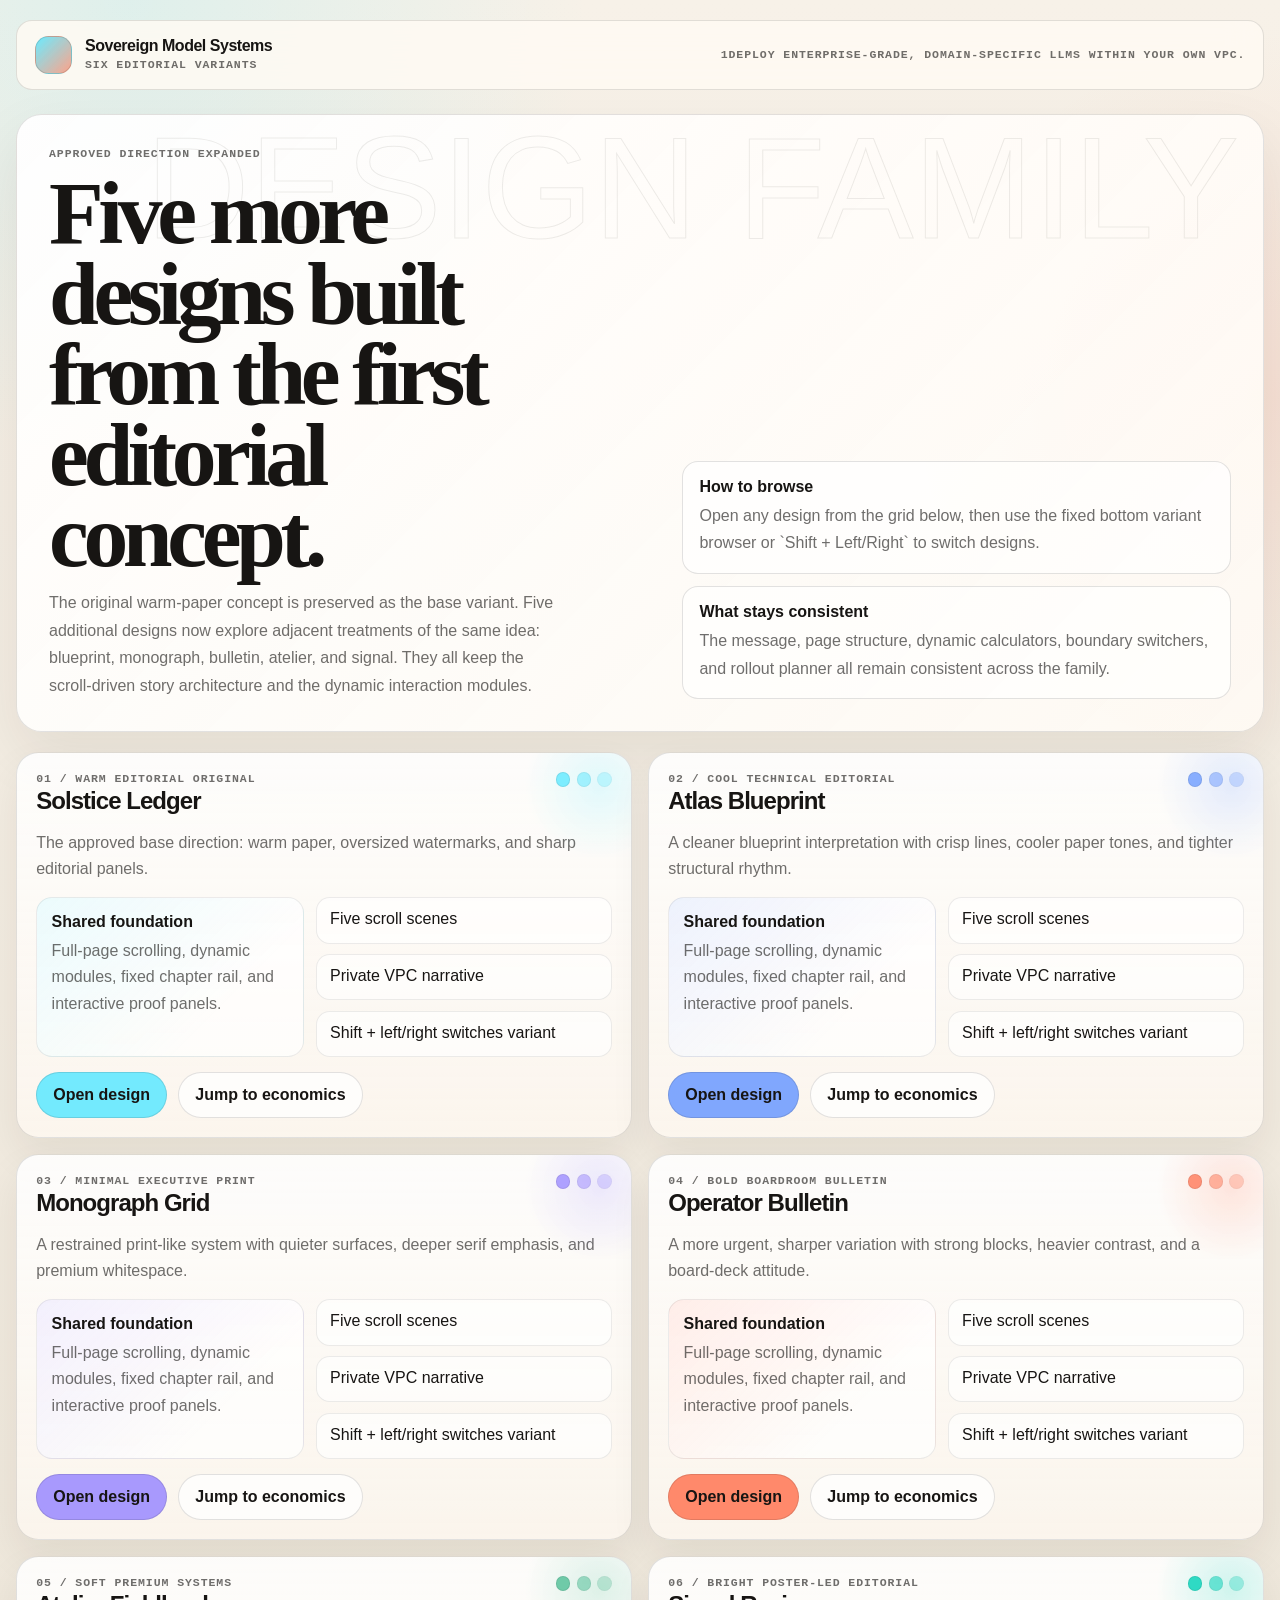
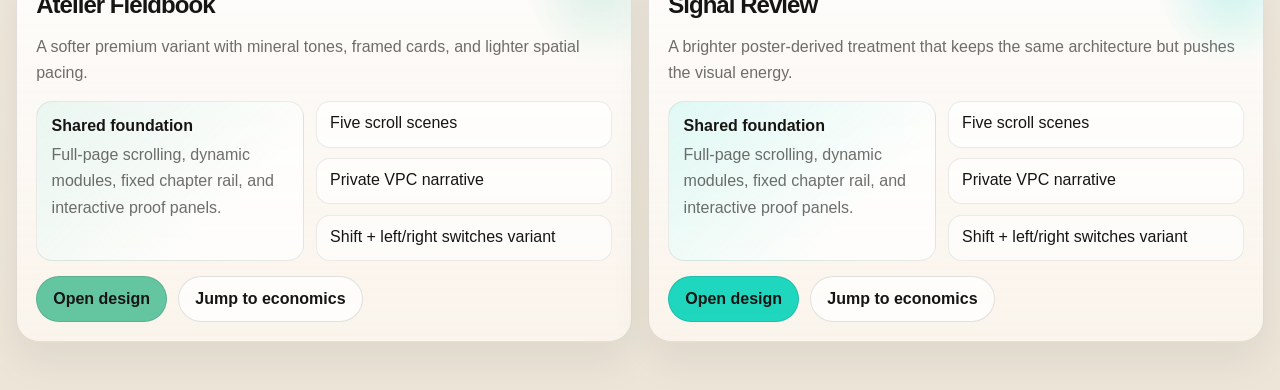
<file: index.html>
<!DOCTYPE html>
<html lang="en">
  <head>
    <meta charset="UTF-8" />
    <meta name="viewport" content="width=device-width, initial-scale=1.0" />
    <title>Sovereign Model Systems. / Design Browser</title>
    <link rel="stylesheet" href="./assets/hub.css" />
    <script src="./assets/design-catalog.js"></script>
    <script defer src="./assets/hub.js"></script>
  </head>
  <body>
    <main class="page">
      <header class="masthead">
        <div class="brand">
          <span class="brand__mark"></span>
          <div class="brand__copy">
            <strong>Sovereign Model Systems</strong>
            <small>six editorial variants</small>
          </div>
        </div>
        <div class="meta">1Deploy enterprise-grade, domain-specific LLMs within your own VPC.</div>
      </header>

      <section class="hero">
        <div class="hero__content">
          <div>
            <div class="meta">Approved direction expanded</div>
            <h1>Five more designs built from the first editorial concept.</h1>
            <p>
              The original warm-paper concept is preserved as the base variant. Five additional
              designs now explore adjacent treatments of the same idea: blueprint, monograph,
              bulletin, atelier, and signal. They all keep the scroll-driven story architecture
              and the dynamic interaction modules.
            </p>
          </div>
          <div class="hero__notes">
            <article class="note">
              <strong>How to browse</strong>
              <p>Open any design from the grid below, then use the fixed bottom variant browser or `Shift + Left/Right` to switch designs.</p>
            </article>
            <article class="note">
              <strong>What stays consistent</strong>
              <p>The message, page structure, dynamic calculators, boundary switchers, and rollout planner all remain consistent across the family.</p>
            </article>
          </div>
        </div>
      </section>

      <section class="grid" data-design-grid></section>
    </main>
  </body>
</html>
</file>
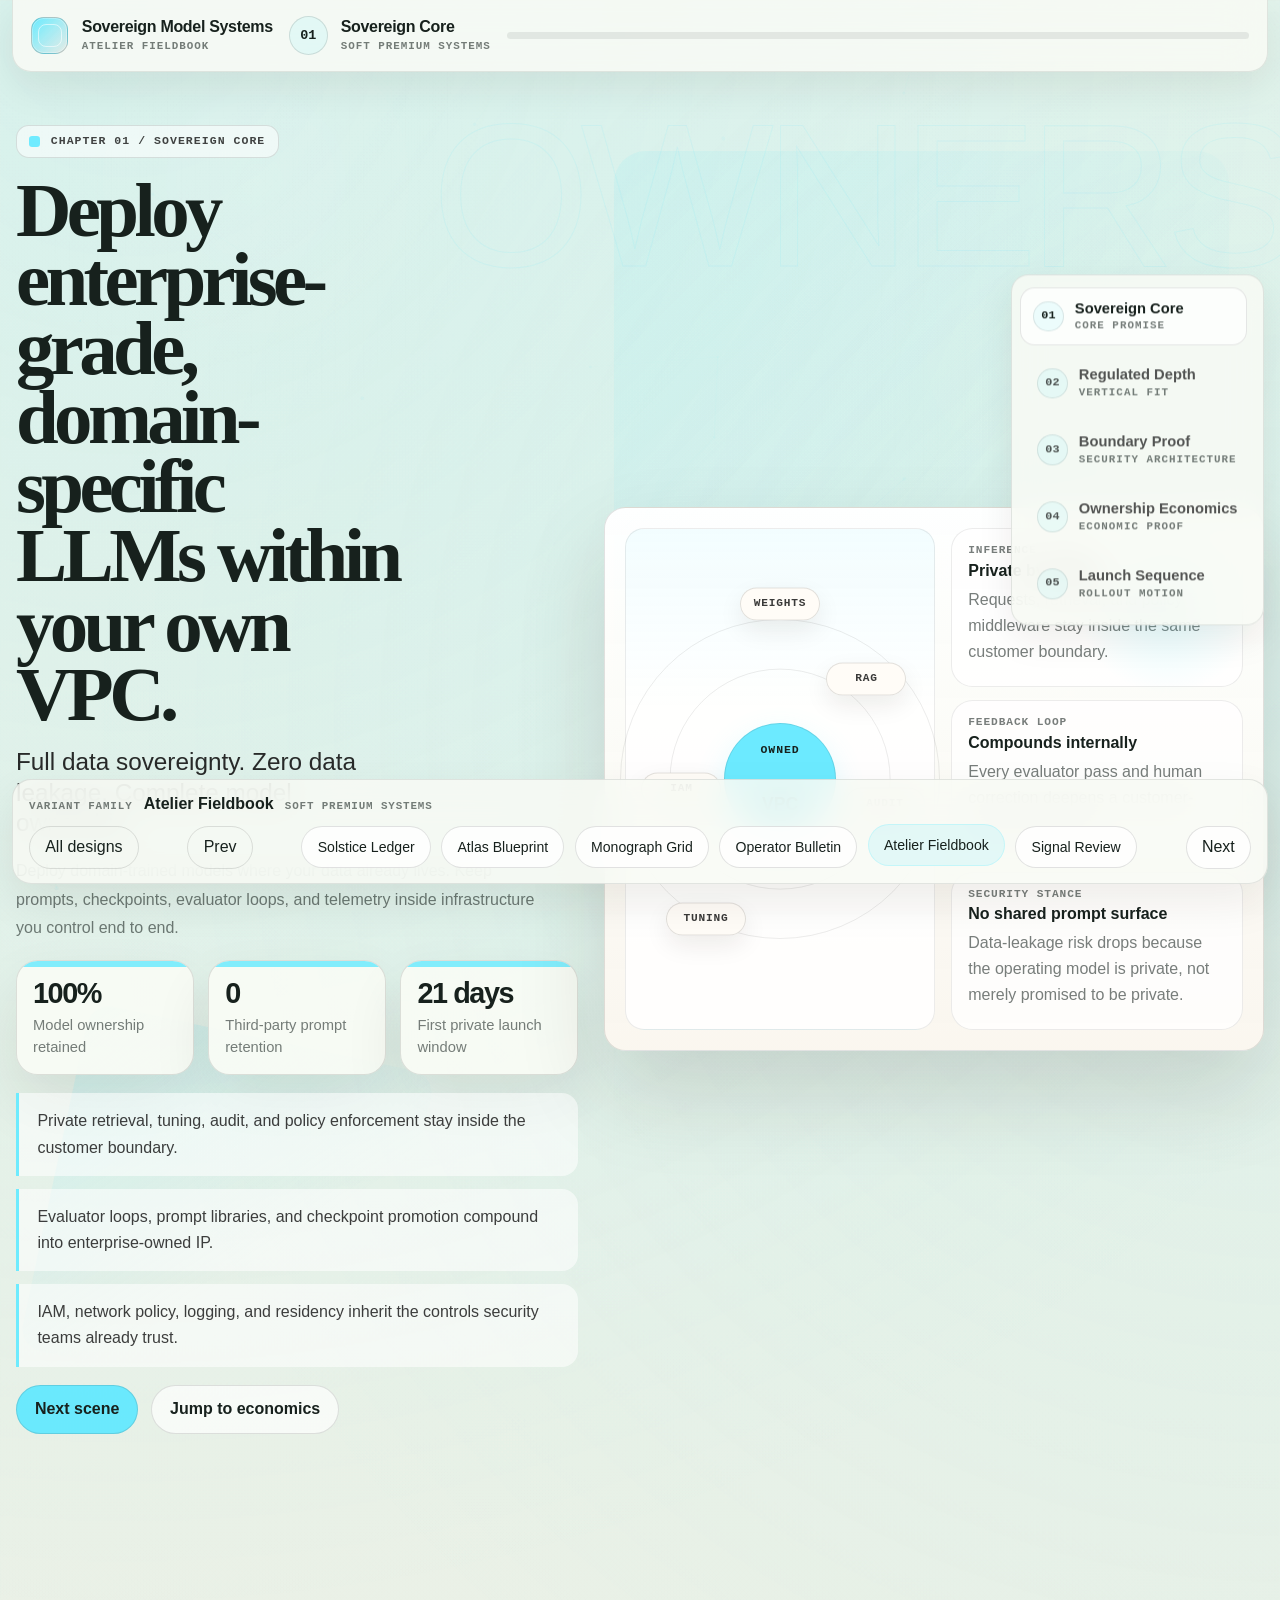
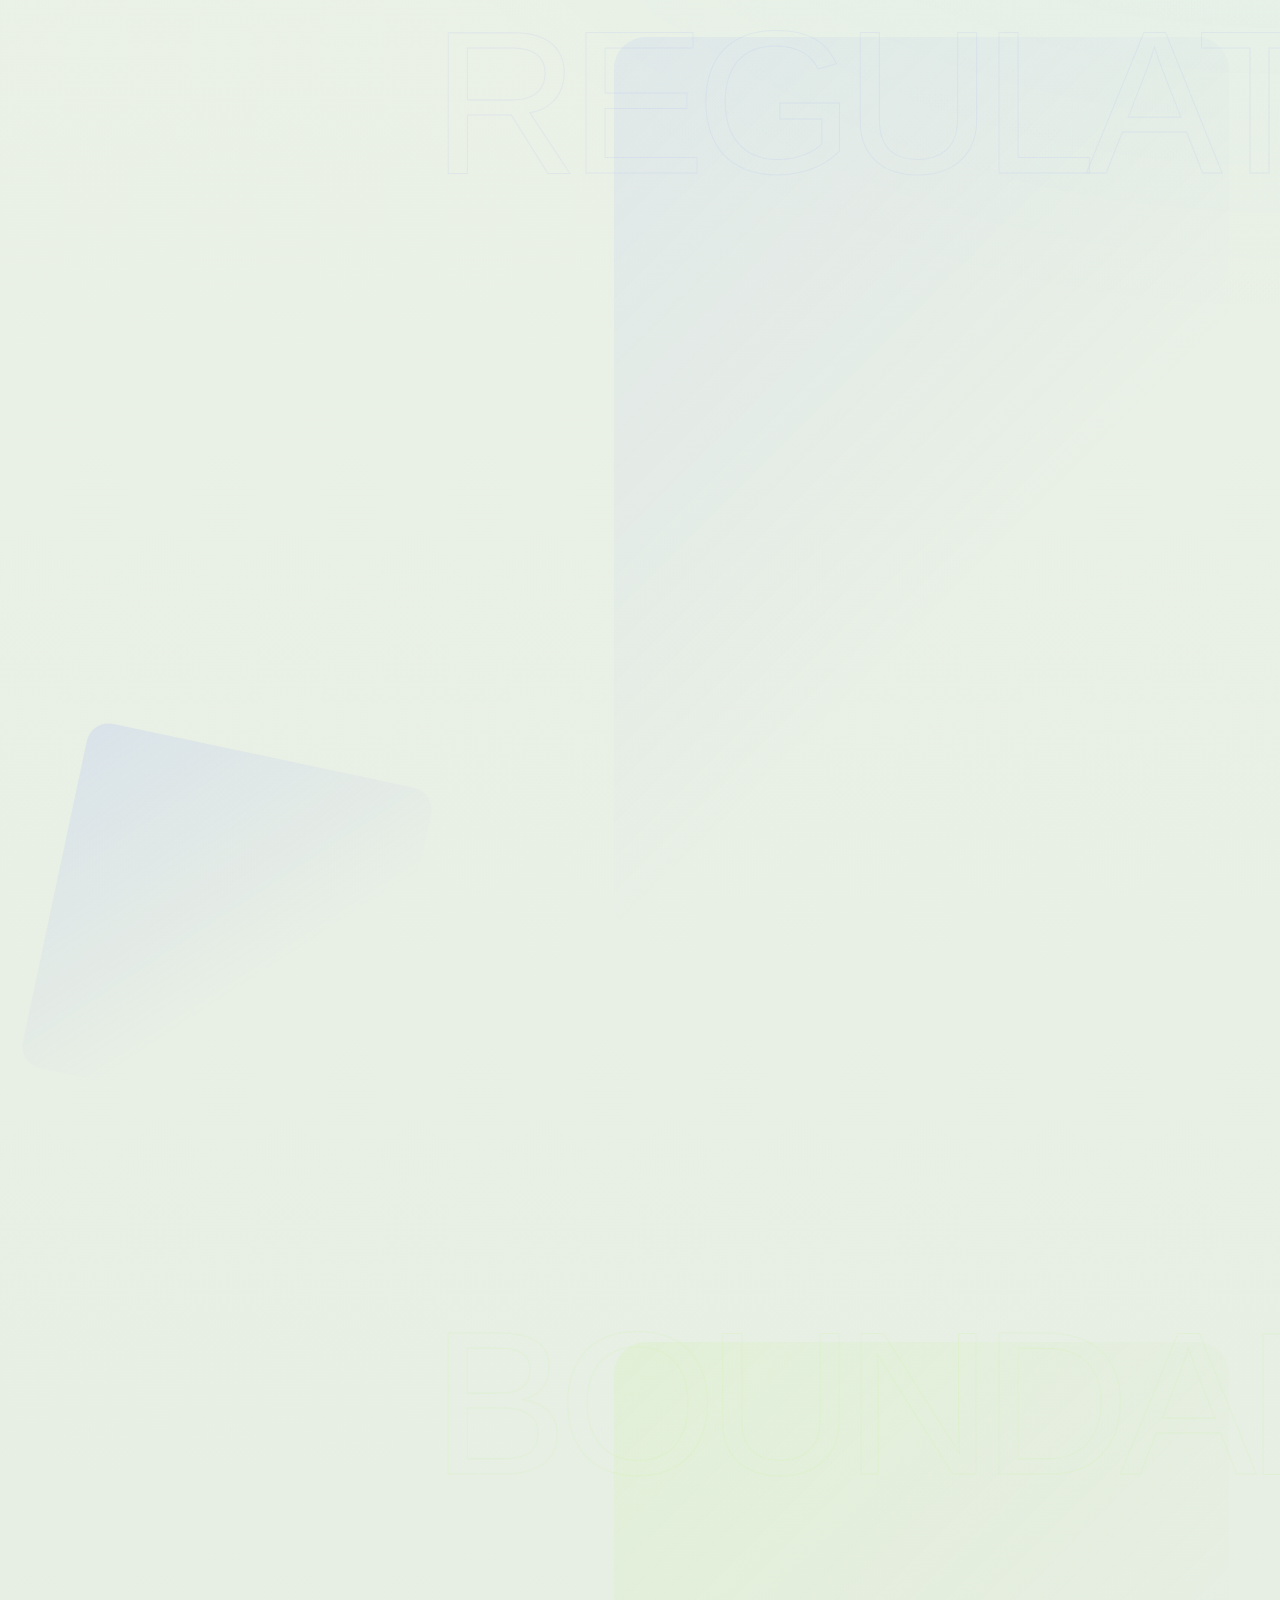
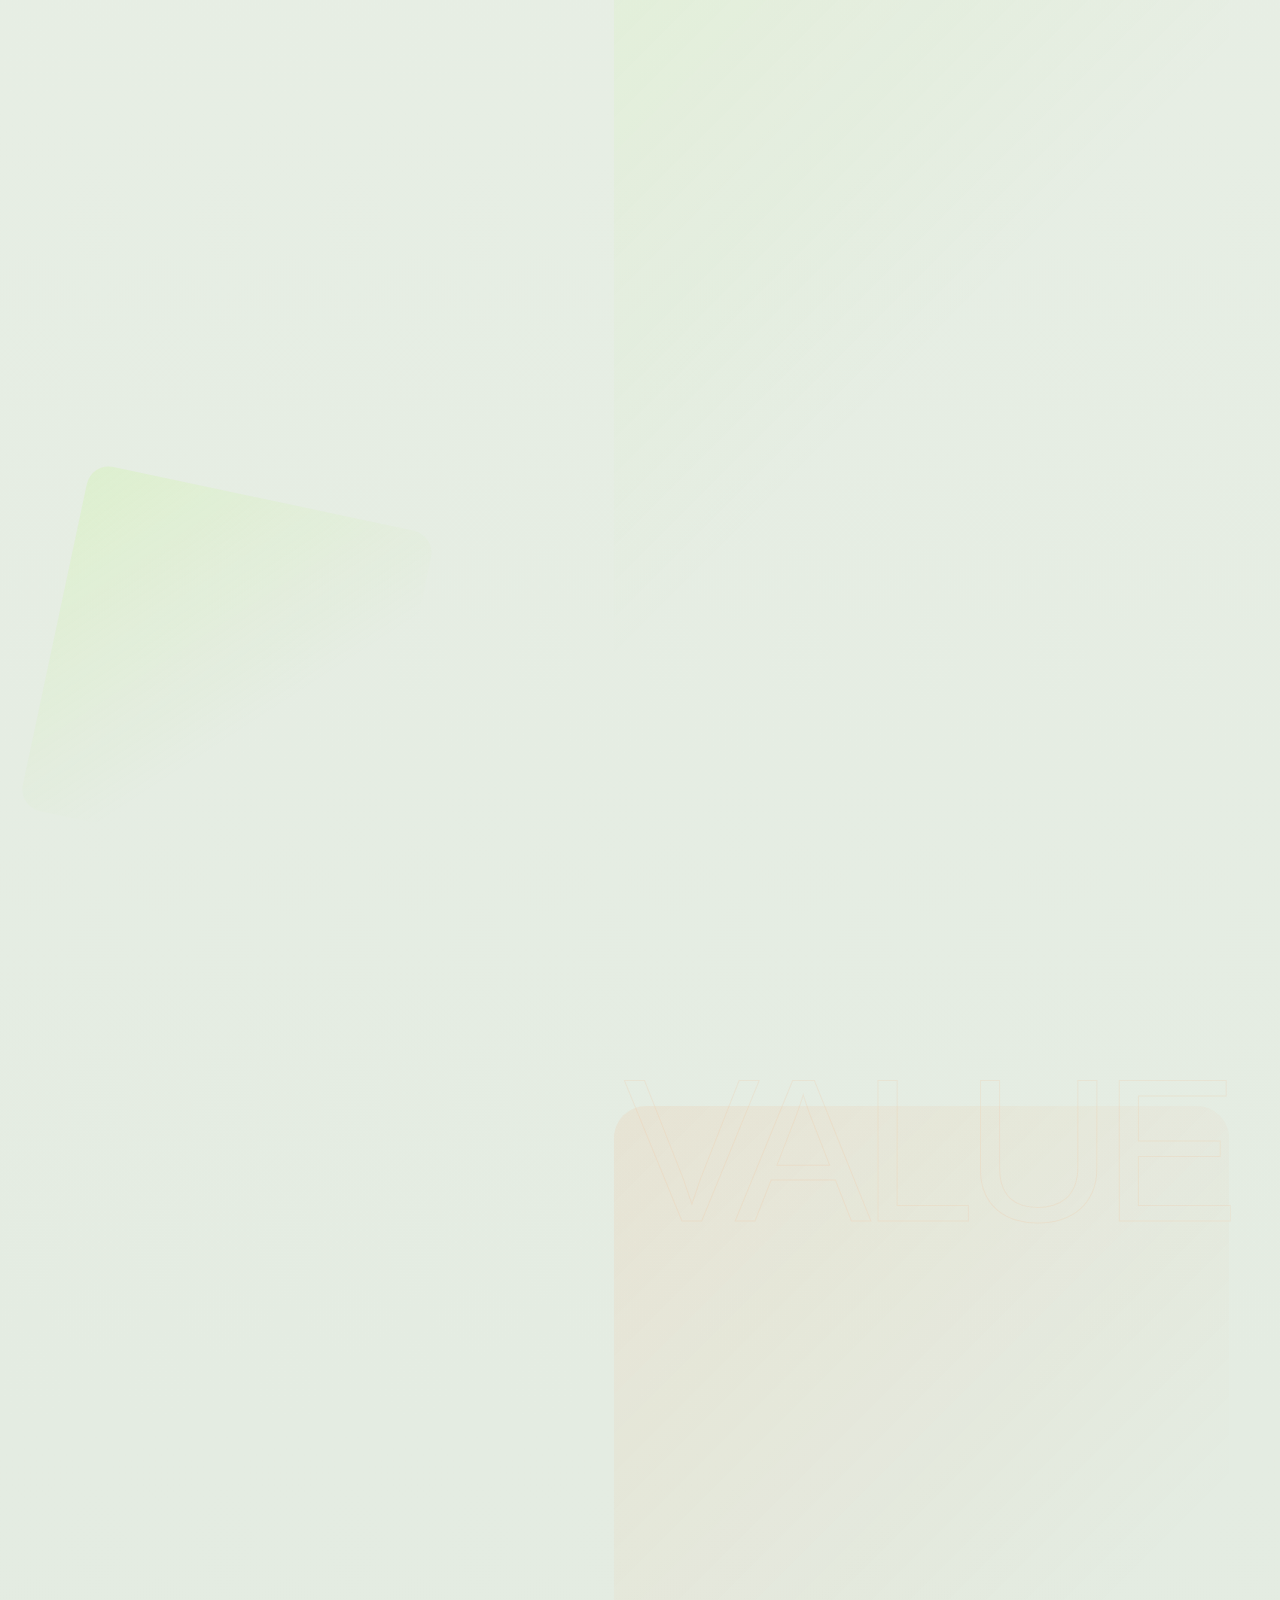
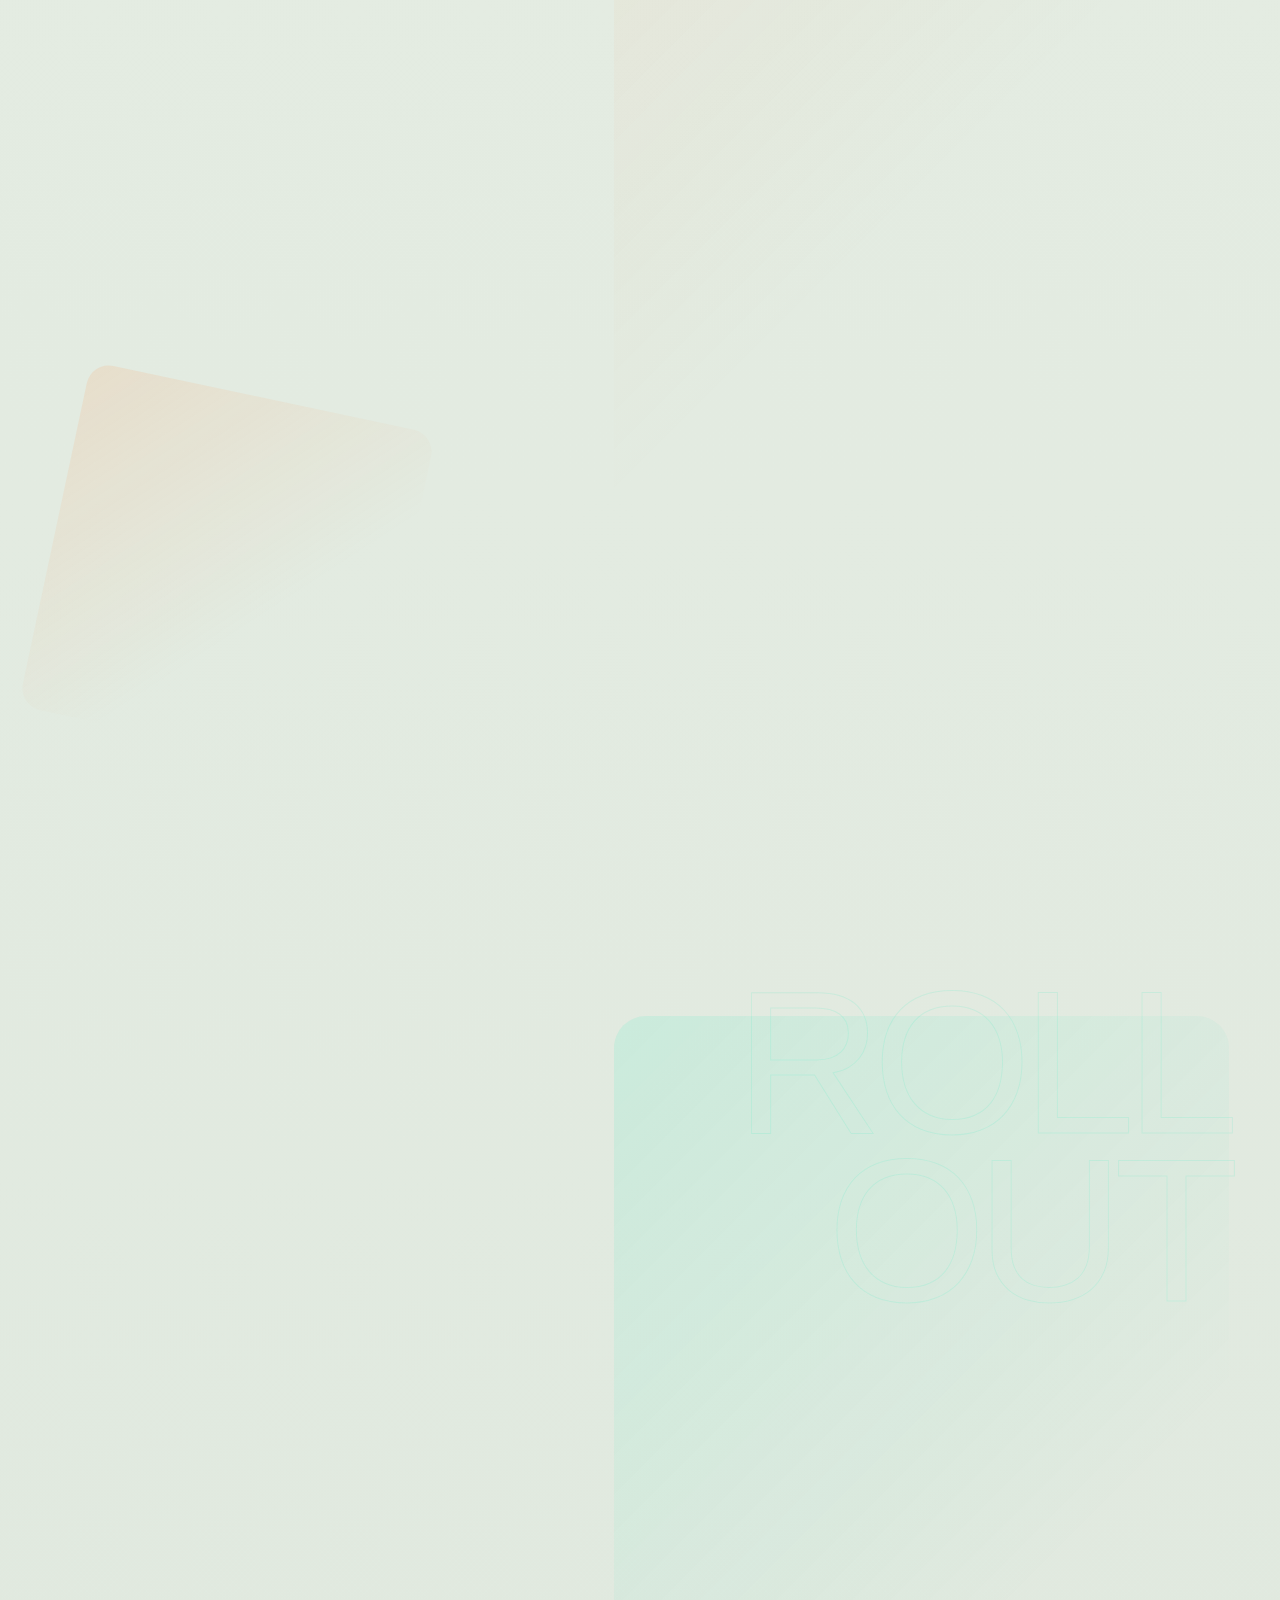
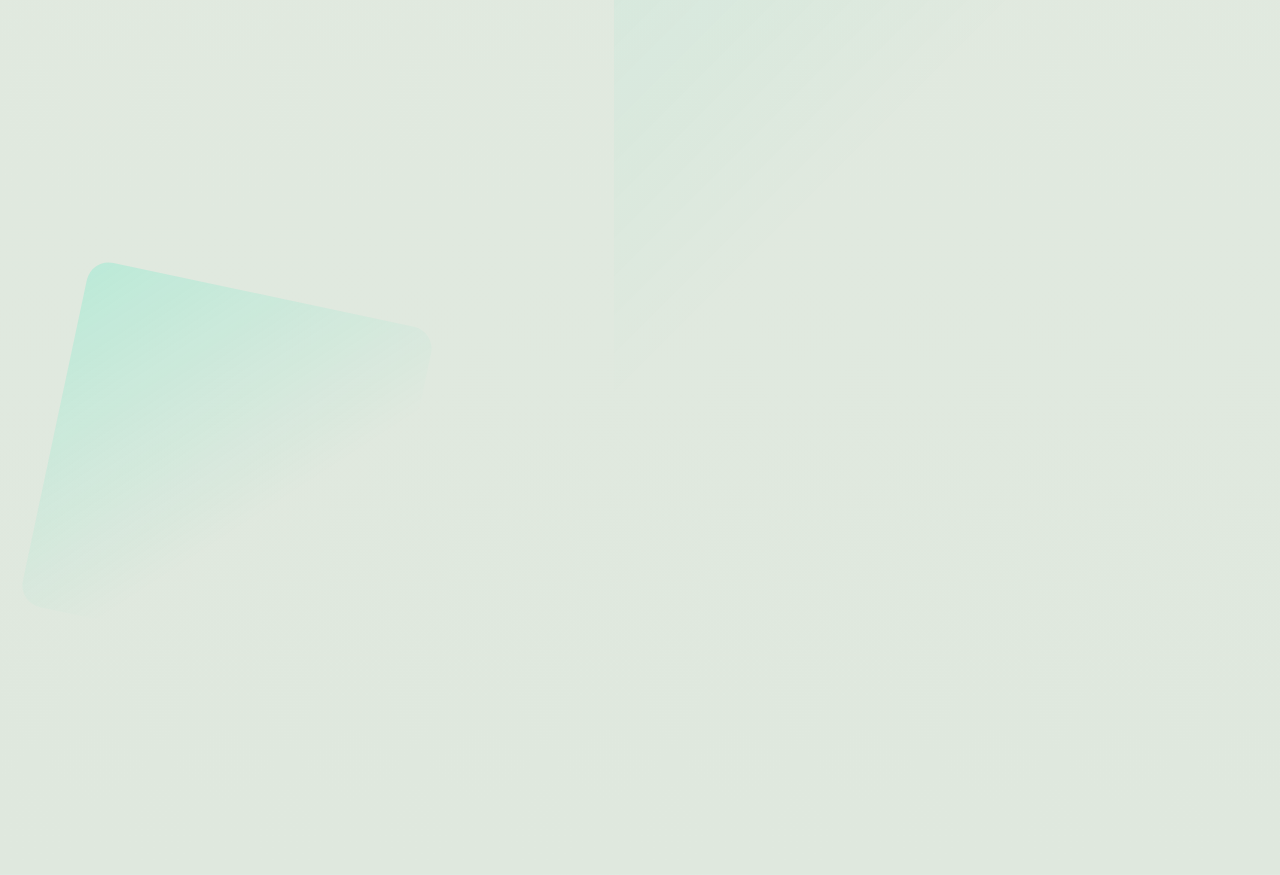
<file: designs/atelier-fieldbook.html>
<!DOCTYPE html>
<html lang="en">
  <head>
    <meta charset="UTF-8" />
    <meta name="viewport" content="width=device-width, initial-scale=1.0" />
    <title>Atelier Fieldbook / Sovereign Model Systems</title>
    <link rel="stylesheet" href="../assets/story.css" />
    <script src="../assets/design-catalog.js"></script>
    <script>
      window.STORY_THEME_KEY = "atelier";
    </script>
    <script defer src="../assets/story-engine.js"></script>
  </head>
  <body>
    <canvas id="ambient" aria-hidden="true"></canvas>
    <div class="noise" aria-hidden="true"></div>

    <header class="shell-header">
      <a class="brand" href="#chapter-core">
        <span class="brand__mark"></span>
        <span class="brand__text">
          <strong>Sovereign Model Systems</strong>
          <small data-design-name>Atelier Fieldbook</small>
        </span>
      </a>

      <div class="header-status">
        <span class="header-status__index" data-active-index>01</span>
        <div class="header-status__copy">
          <strong data-active-title>Sovereign Core</strong>
          <small data-design-note>Soft premium systems</small>
        </div>
      </div>

      <div class="progress-track" aria-hidden="true">
        <span class="progress-track__fill" data-progress></span>
      </div>
    </header>

    <nav class="chapter-rail" aria-label="Scene navigation" data-rail></nav>
    <main id="app" class="story"></main>
    <nav class="design-dock" aria-label="Design browser" data-design-dock></nav>
  </body>
</html>
</file>
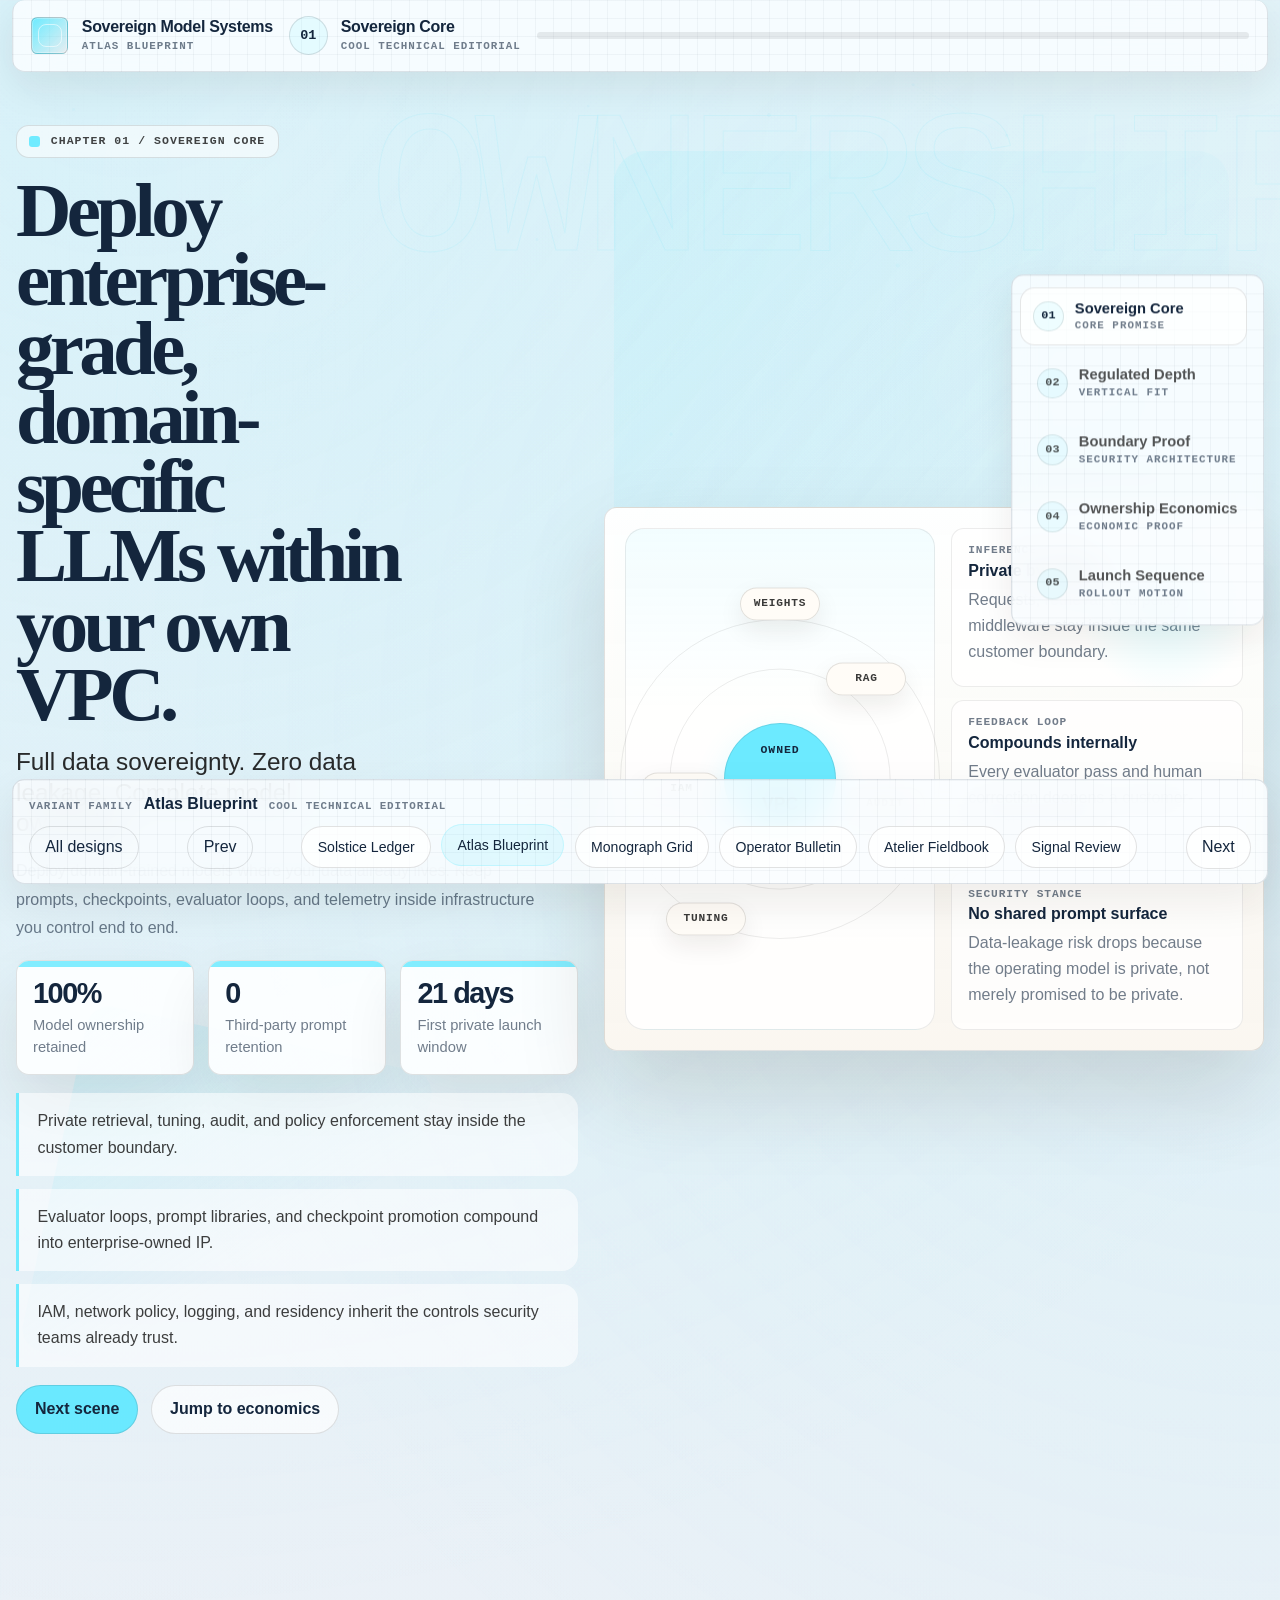
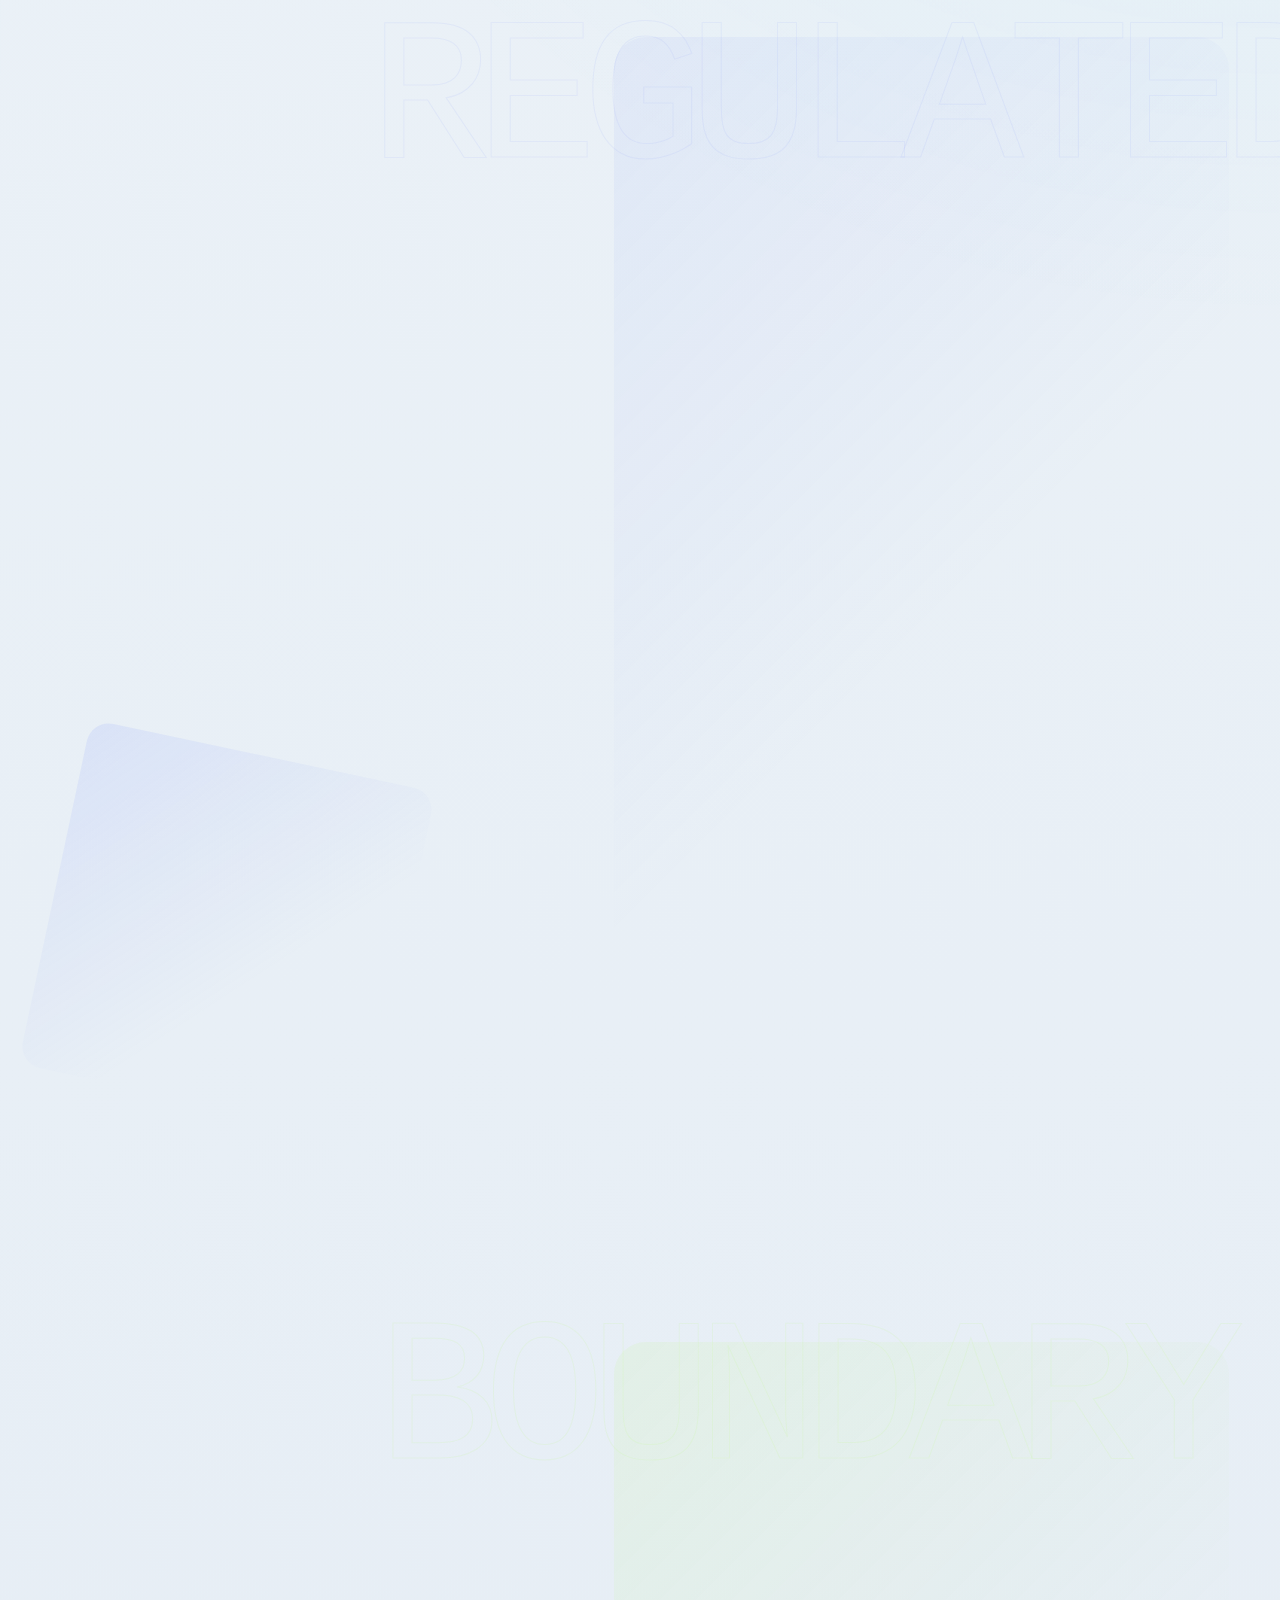
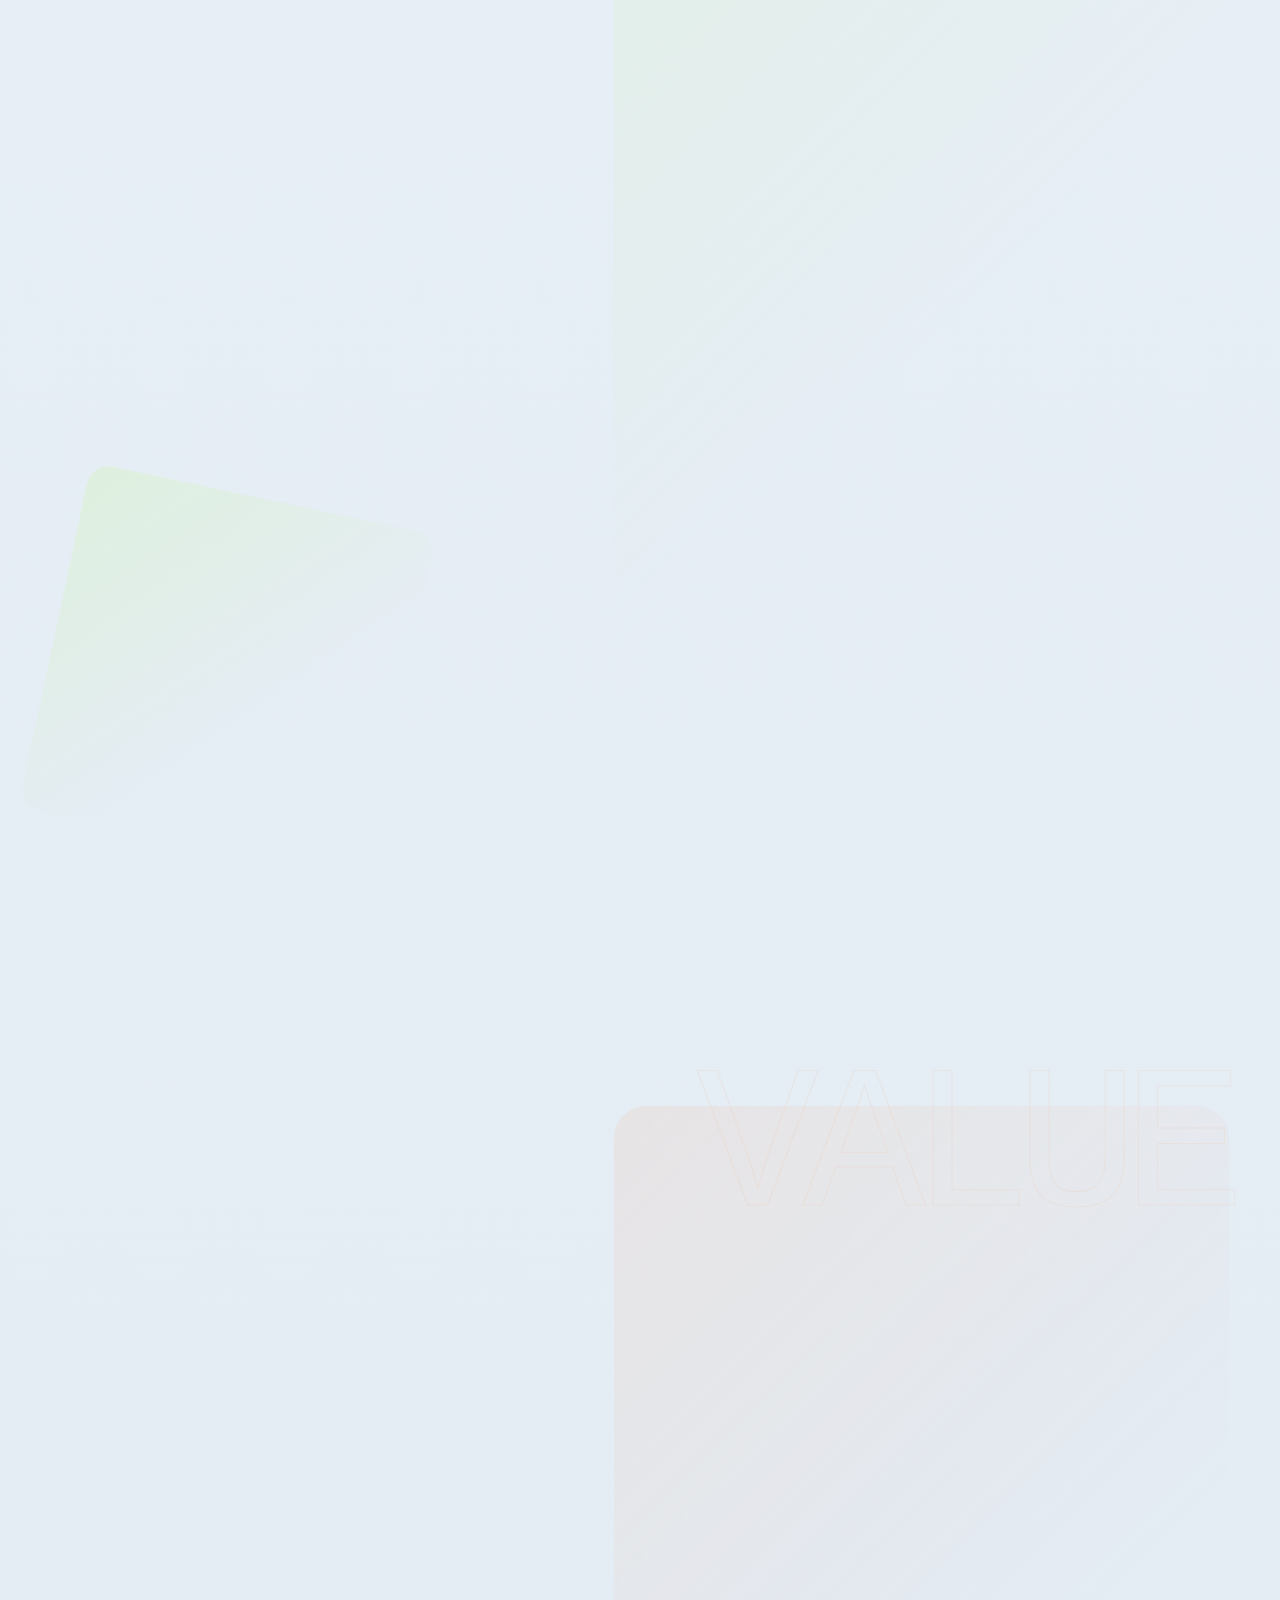
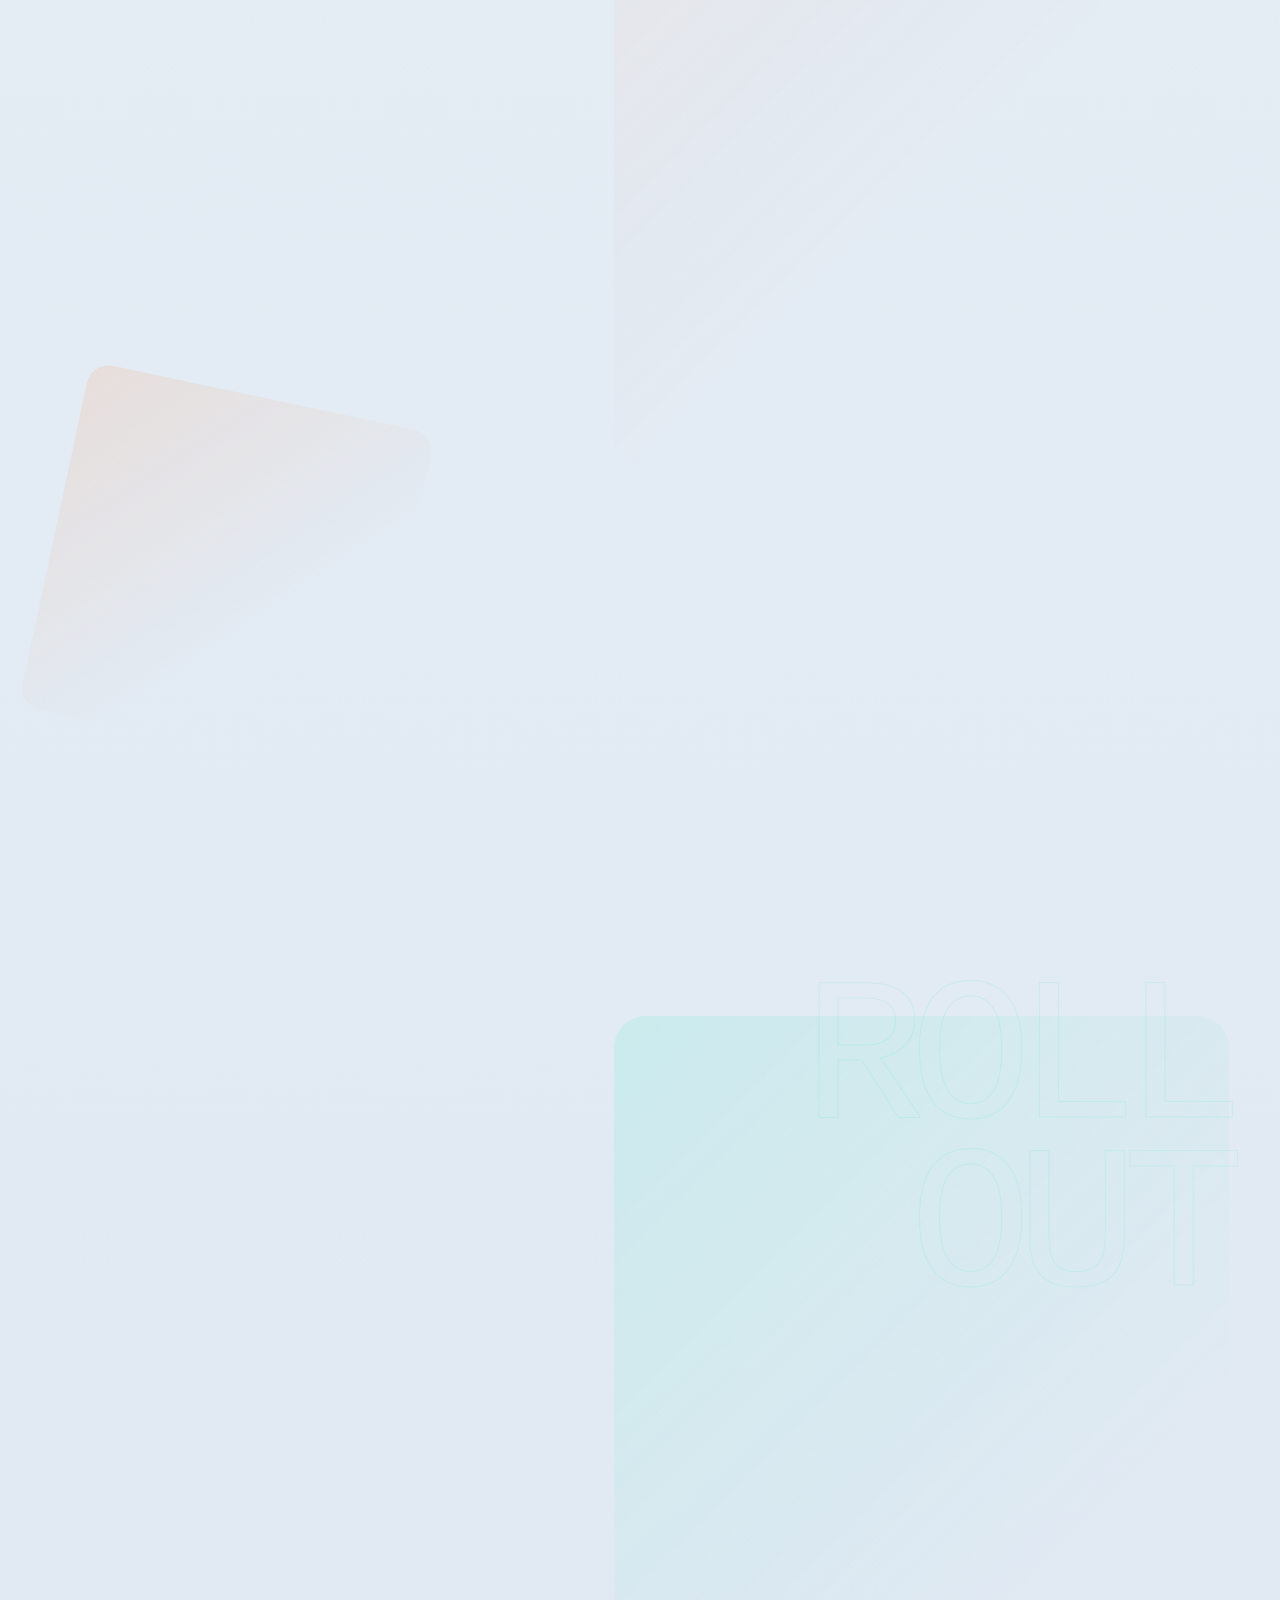
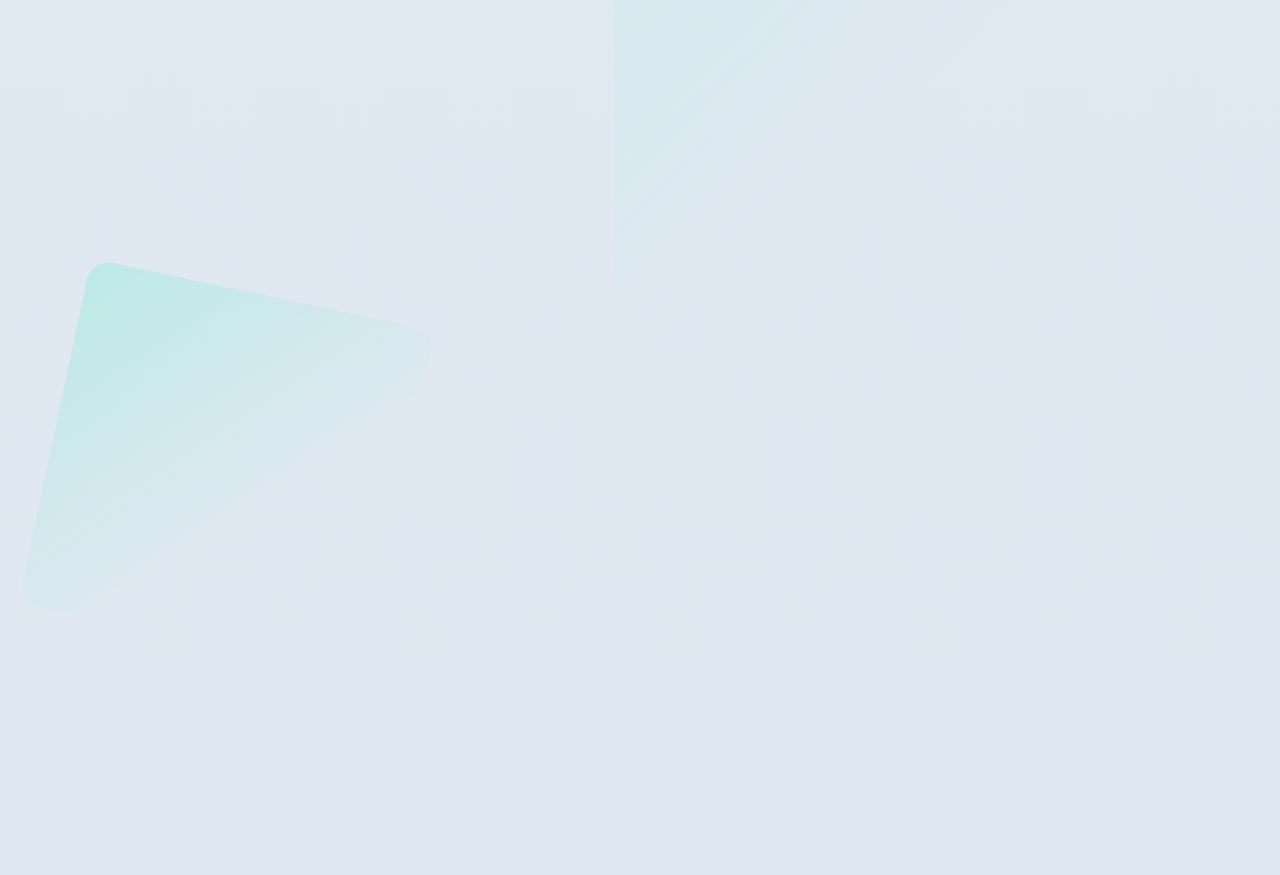
<file: designs/atlas-blueprint.html>
<!DOCTYPE html>
<html lang="en">
  <head>
    <meta charset="UTF-8" />
    <meta name="viewport" content="width=device-width, initial-scale=1.0" />
    <title>Atlas Blueprint / Sovereign Model Systems</title>
    <link rel="stylesheet" href="../assets/story.css" />
    <script src="../assets/design-catalog.js"></script>
    <script>
      window.STORY_THEME_KEY = "blueprint";
    </script>
    <script defer src="../assets/story-engine.js"></script>
  </head>
  <body>
    <canvas id="ambient" aria-hidden="true"></canvas>
    <div class="noise" aria-hidden="true"></div>

    <header class="shell-header">
      <a class="brand" href="#chapter-core">
        <span class="brand__mark"></span>
        <span class="brand__text">
          <strong>Sovereign Model Systems</strong>
          <small data-design-name>Atlas Blueprint</small>
        </span>
      </a>

      <div class="header-status">
        <span class="header-status__index" data-active-index>01</span>
        <div class="header-status__copy">
          <strong data-active-title>Sovereign Core</strong>
          <small data-design-note>Cool technical editorial</small>
        </div>
      </div>

      <div class="progress-track" aria-hidden="true">
        <span class="progress-track__fill" data-progress></span>
      </div>
    </header>

    <nav class="chapter-rail" aria-label="Scene navigation" data-rail></nav>
    <main id="app" class="story"></main>
    <nav class="design-dock" aria-label="Design browser" data-design-dock></nav>
  </body>
</html>
</file>
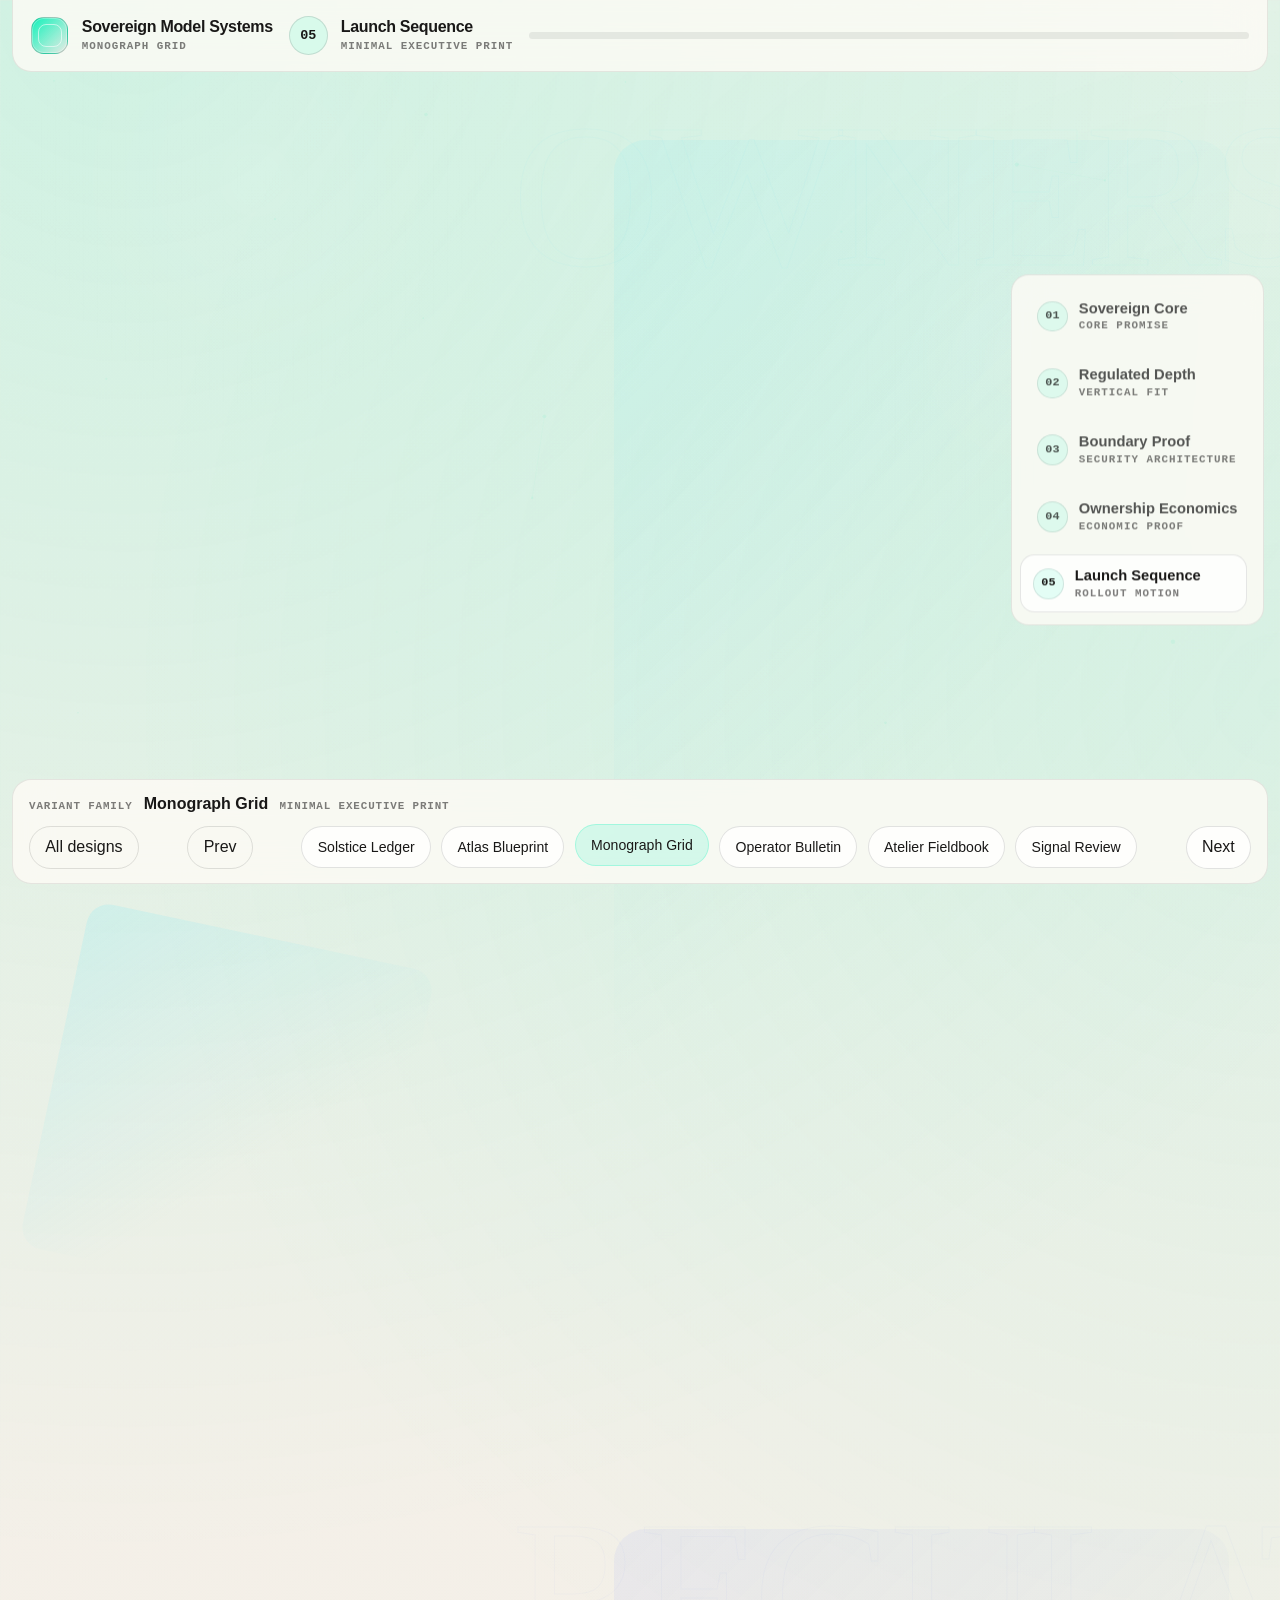
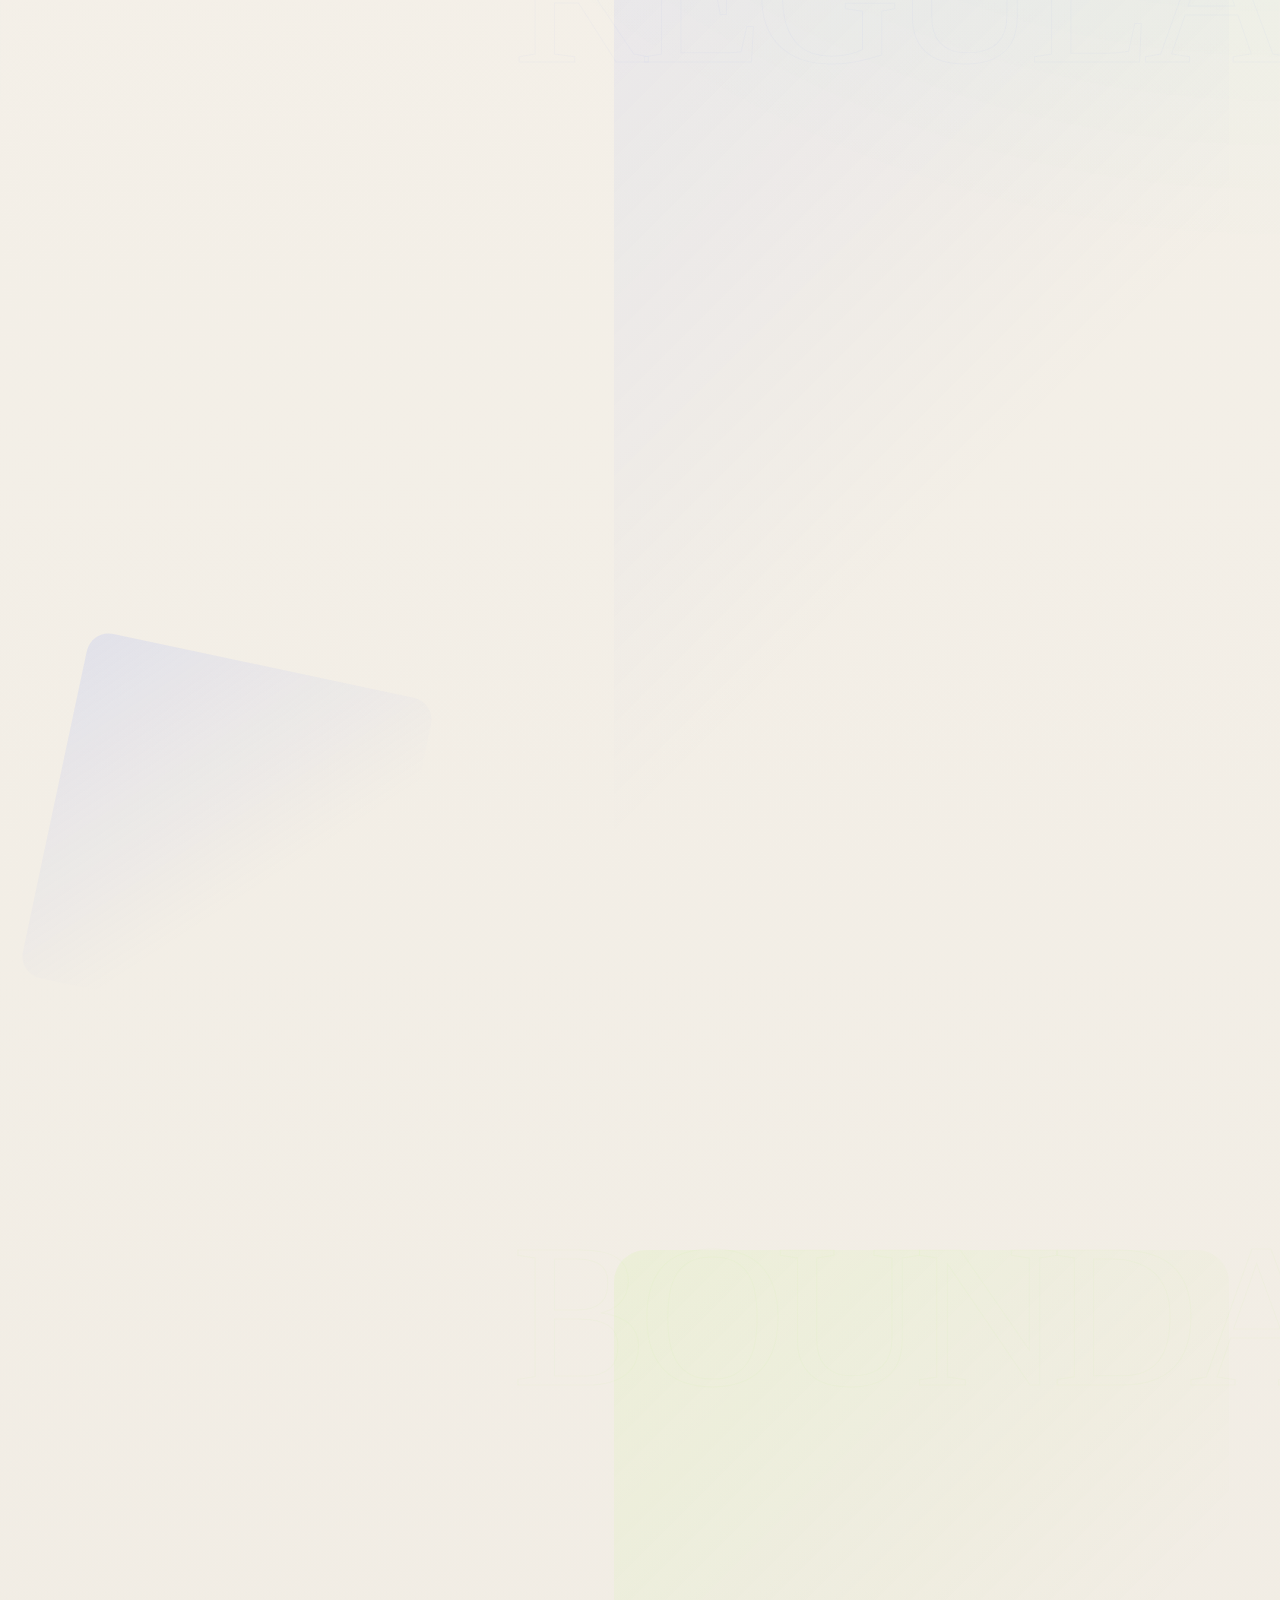
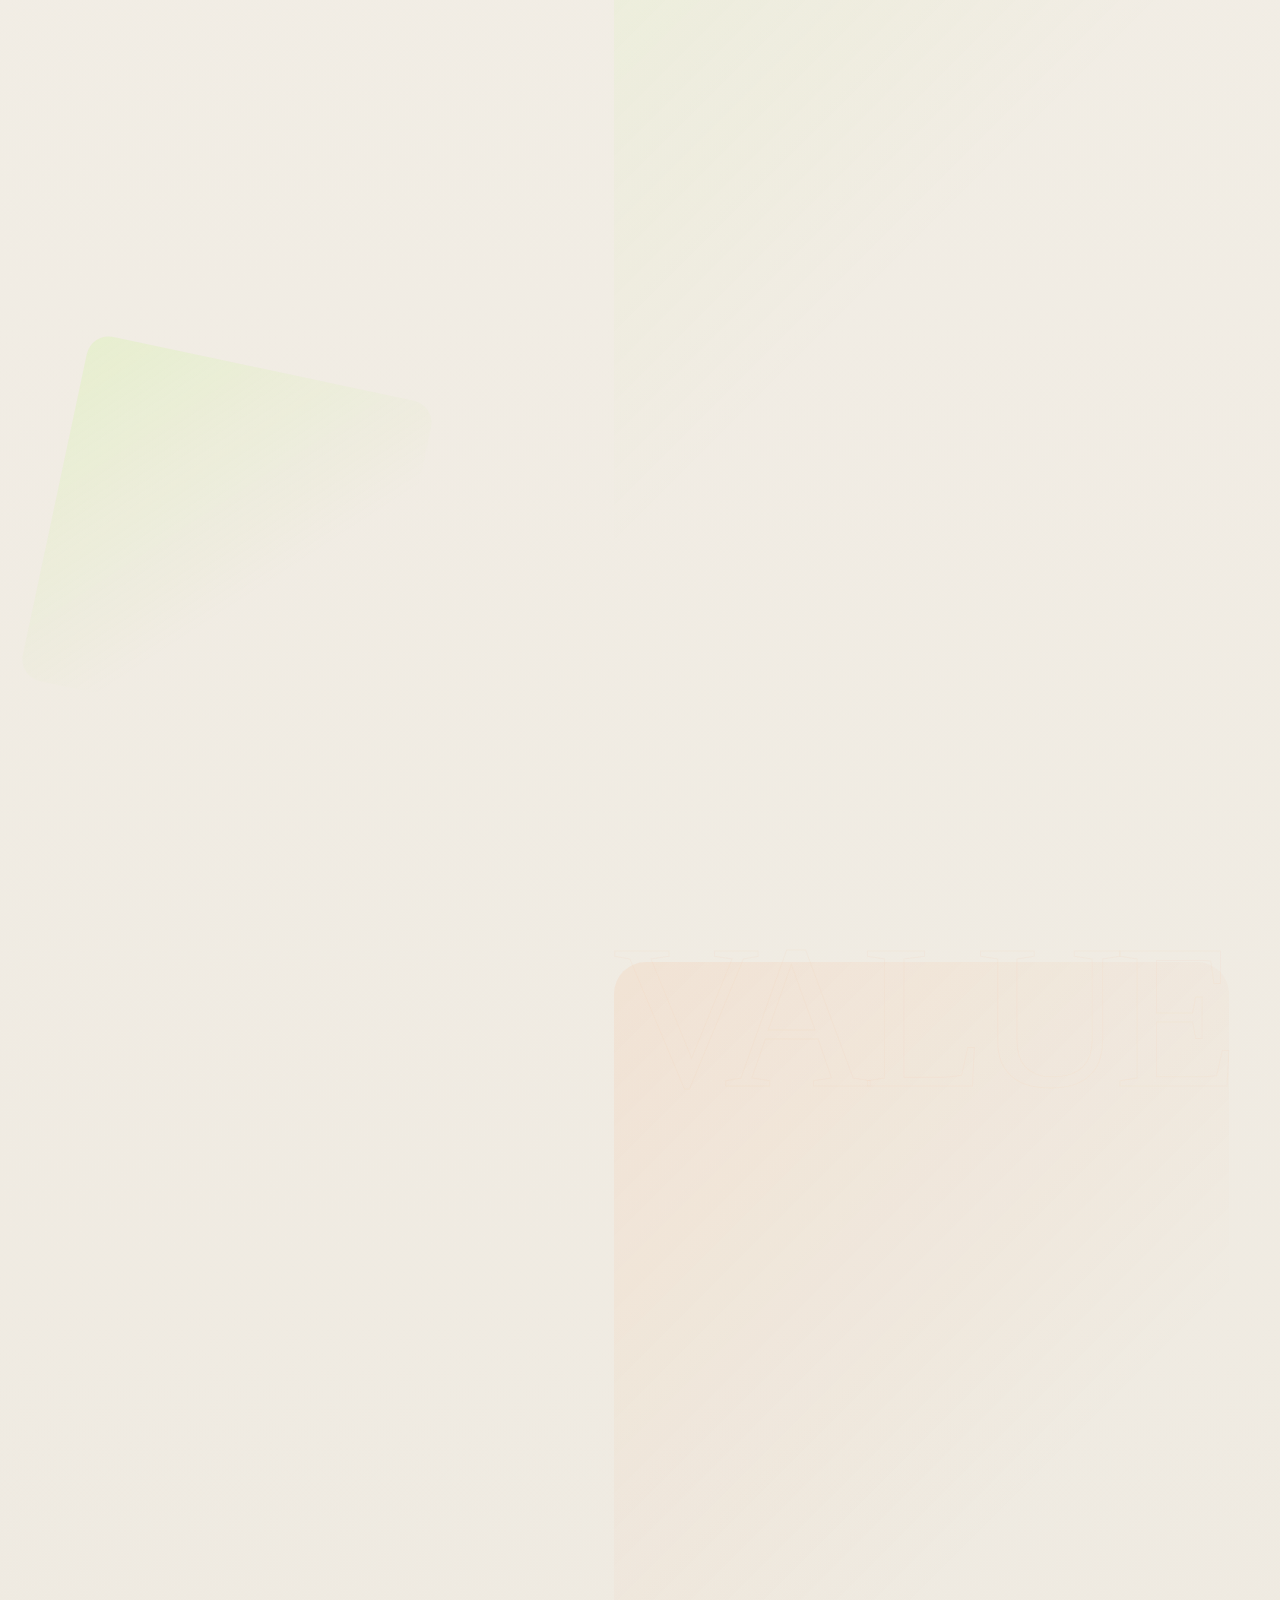
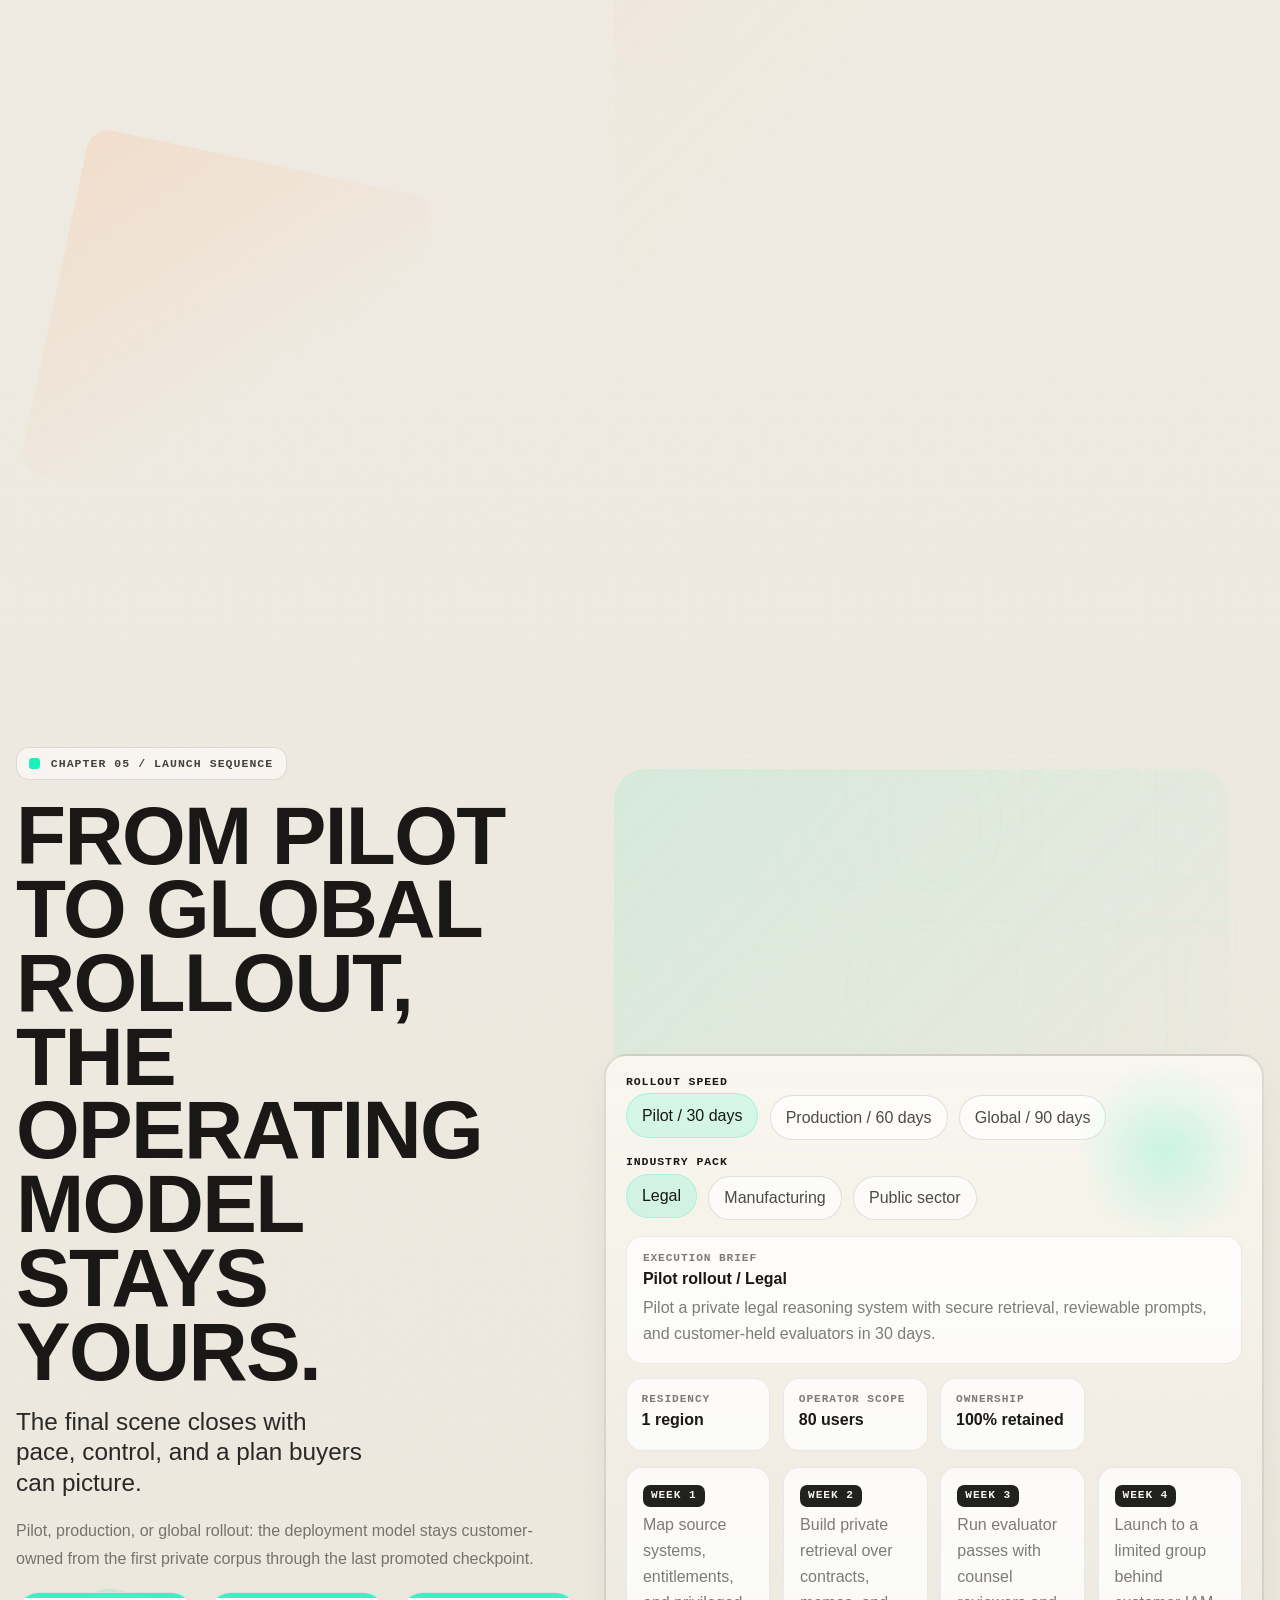
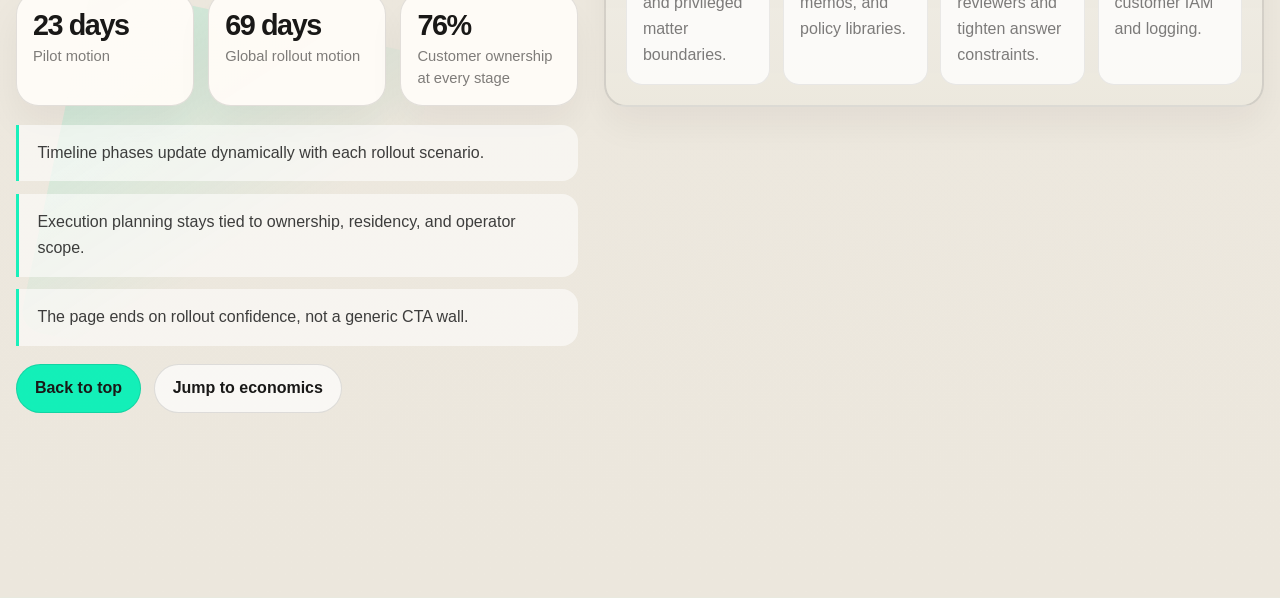
<file: designs/monograph-grid.html>
<!DOCTYPE html>
<html lang="en">
  <head>
    <meta charset="UTF-8" />
    <meta name="viewport" content="width=device-width, initial-scale=1.0" />
    <title>Monograph Grid / Sovereign Model Systems</title>
    <link rel="stylesheet" href="../assets/story.css" />
    <script src="../assets/design-catalog.js"></script>
    <script>
      window.STORY_THEME_KEY = "monograph";
    </script>
    <script defer src="../assets/story-engine.js"></script>
  </head>
  <body>
    <canvas id="ambient" aria-hidden="true"></canvas>
    <div class="noise" aria-hidden="true"></div>

    <header class="shell-header">
      <a class="brand" href="#chapter-core">
        <span class="brand__mark"></span>
        <span class="brand__text">
          <strong>Sovereign Model Systems</strong>
          <small data-design-name>Monograph Grid</small>
        </span>
      </a>

      <div class="header-status">
        <span class="header-status__index" data-active-index>01</span>
        <div class="header-status__copy">
          <strong data-active-title>Sovereign Core</strong>
          <small data-design-note>Minimal executive print</small>
        </div>
      </div>

      <div class="progress-track" aria-hidden="true">
        <span class="progress-track__fill" data-progress></span>
      </div>
    </header>

    <nav class="chapter-rail" aria-label="Scene navigation" data-rail></nav>
    <main id="app" class="story"></main>
    <nav class="design-dock" aria-label="Design browser" data-design-dock></nav>
  </body>
</html>
</file>
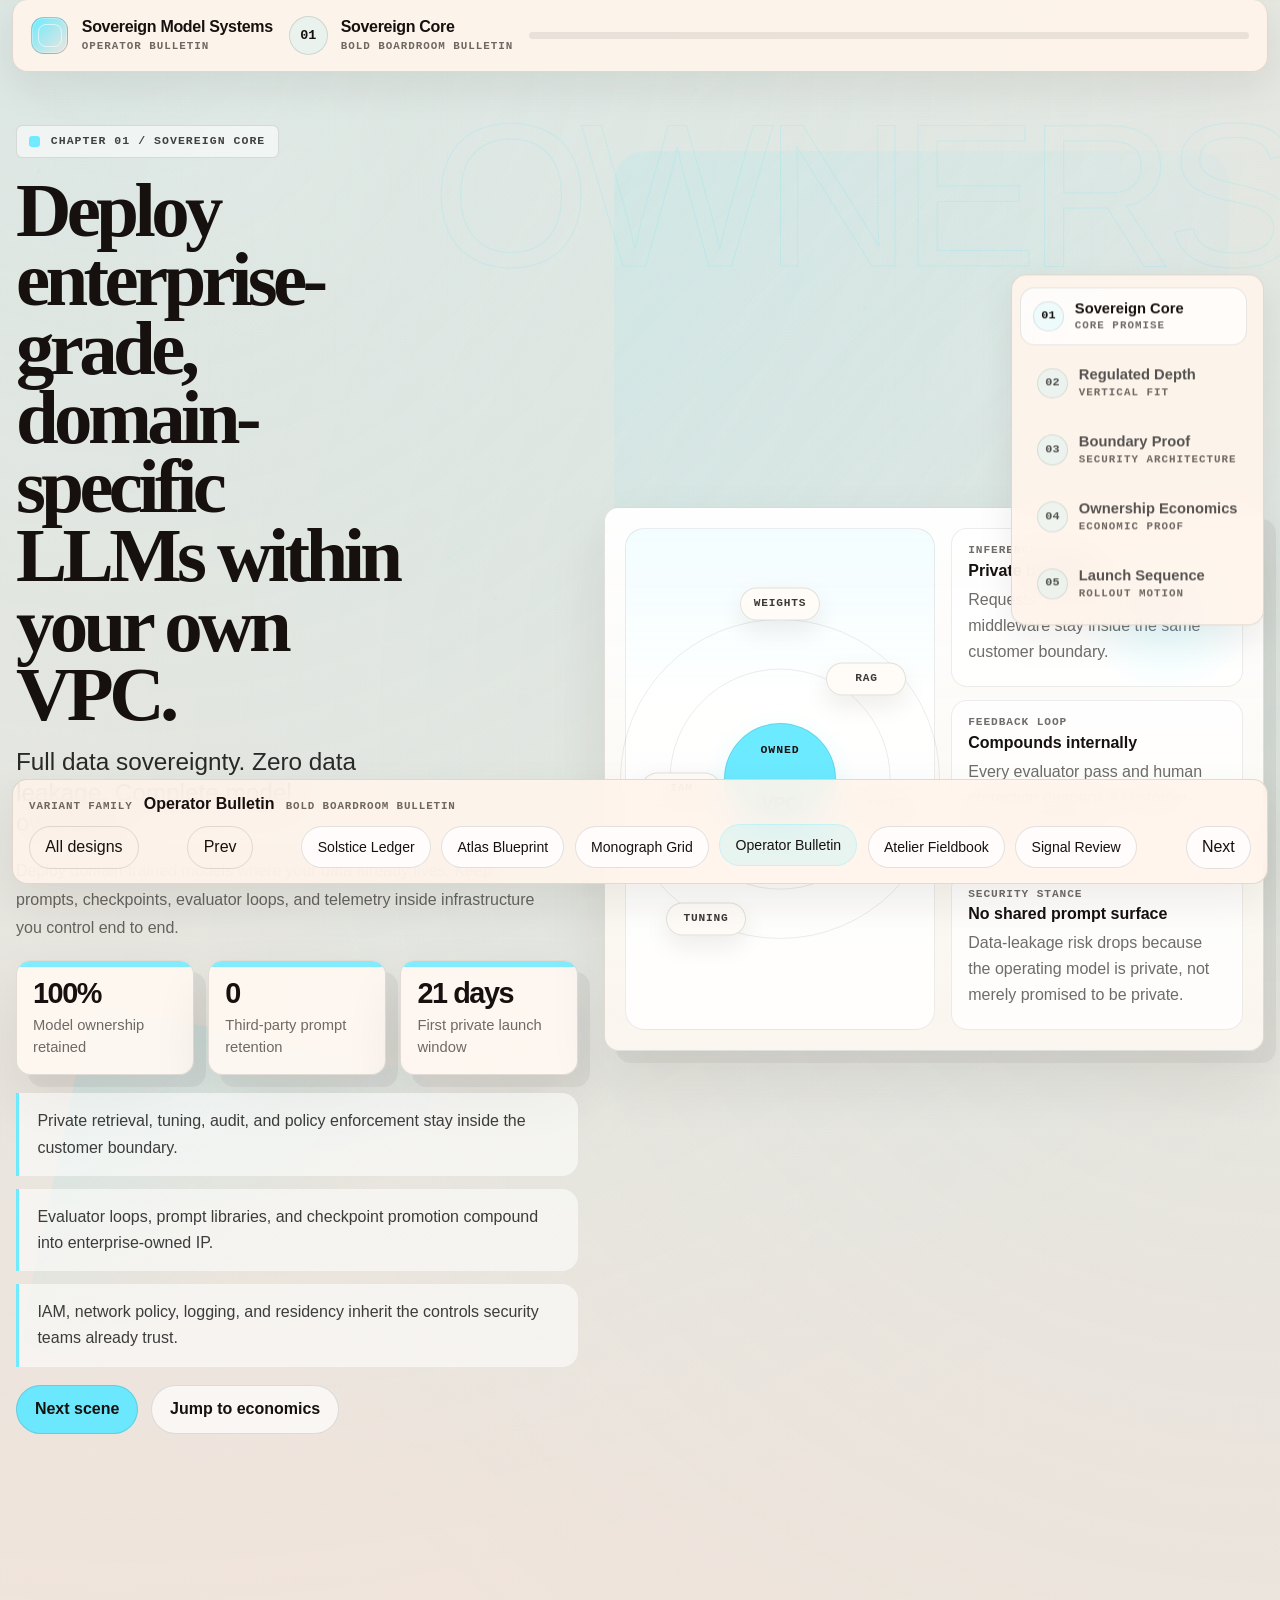
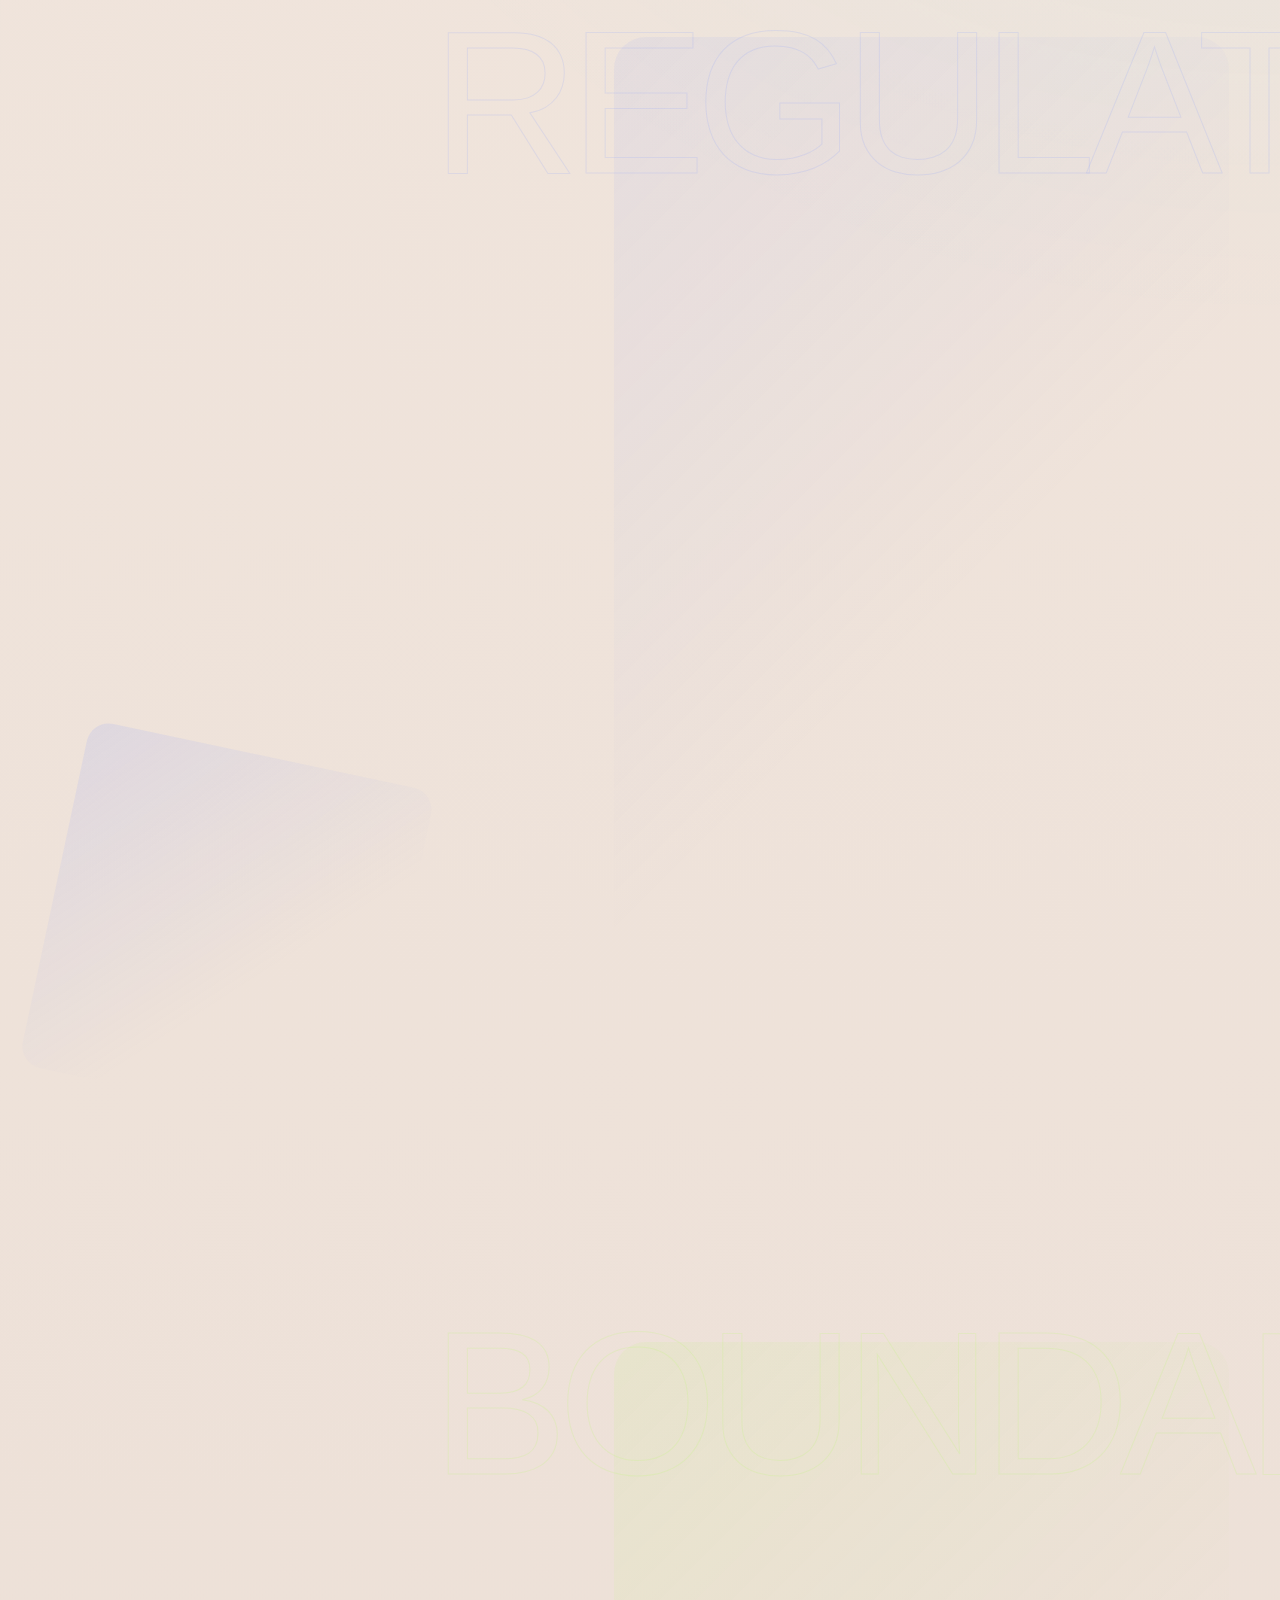
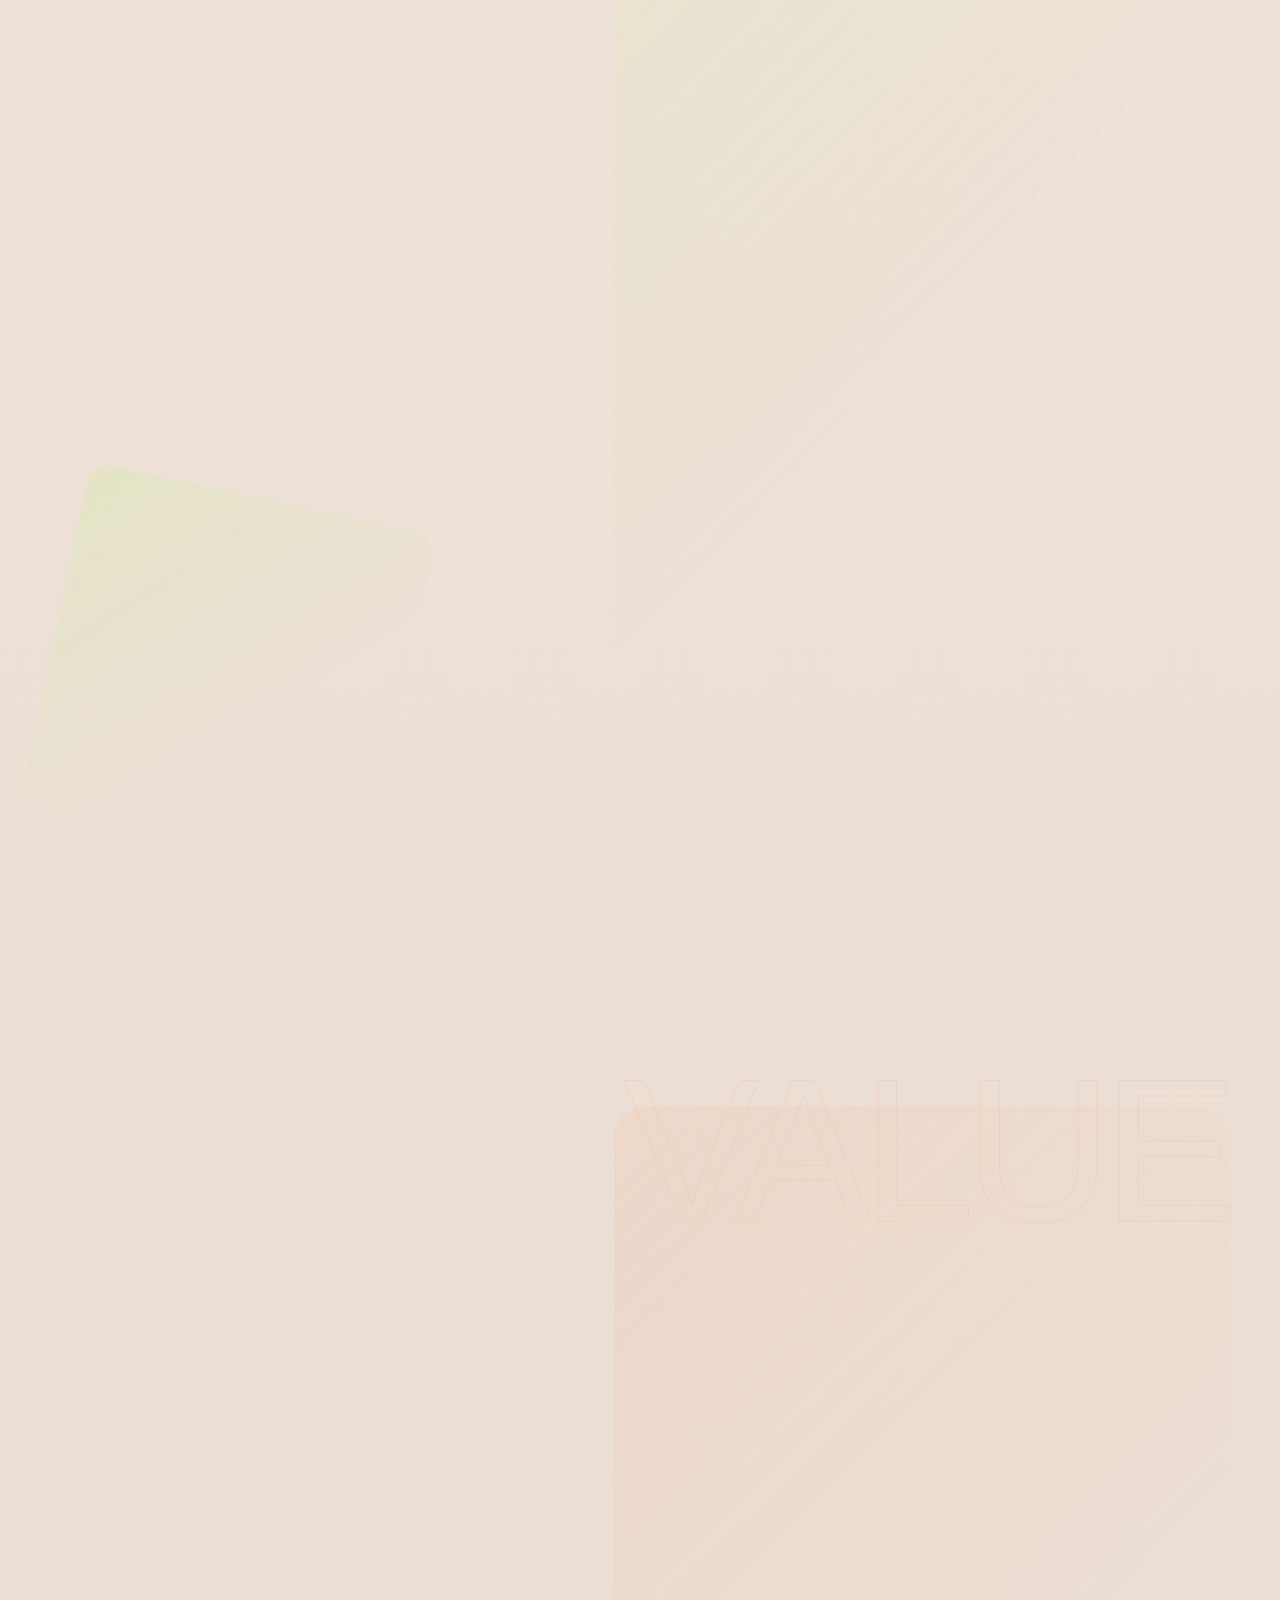
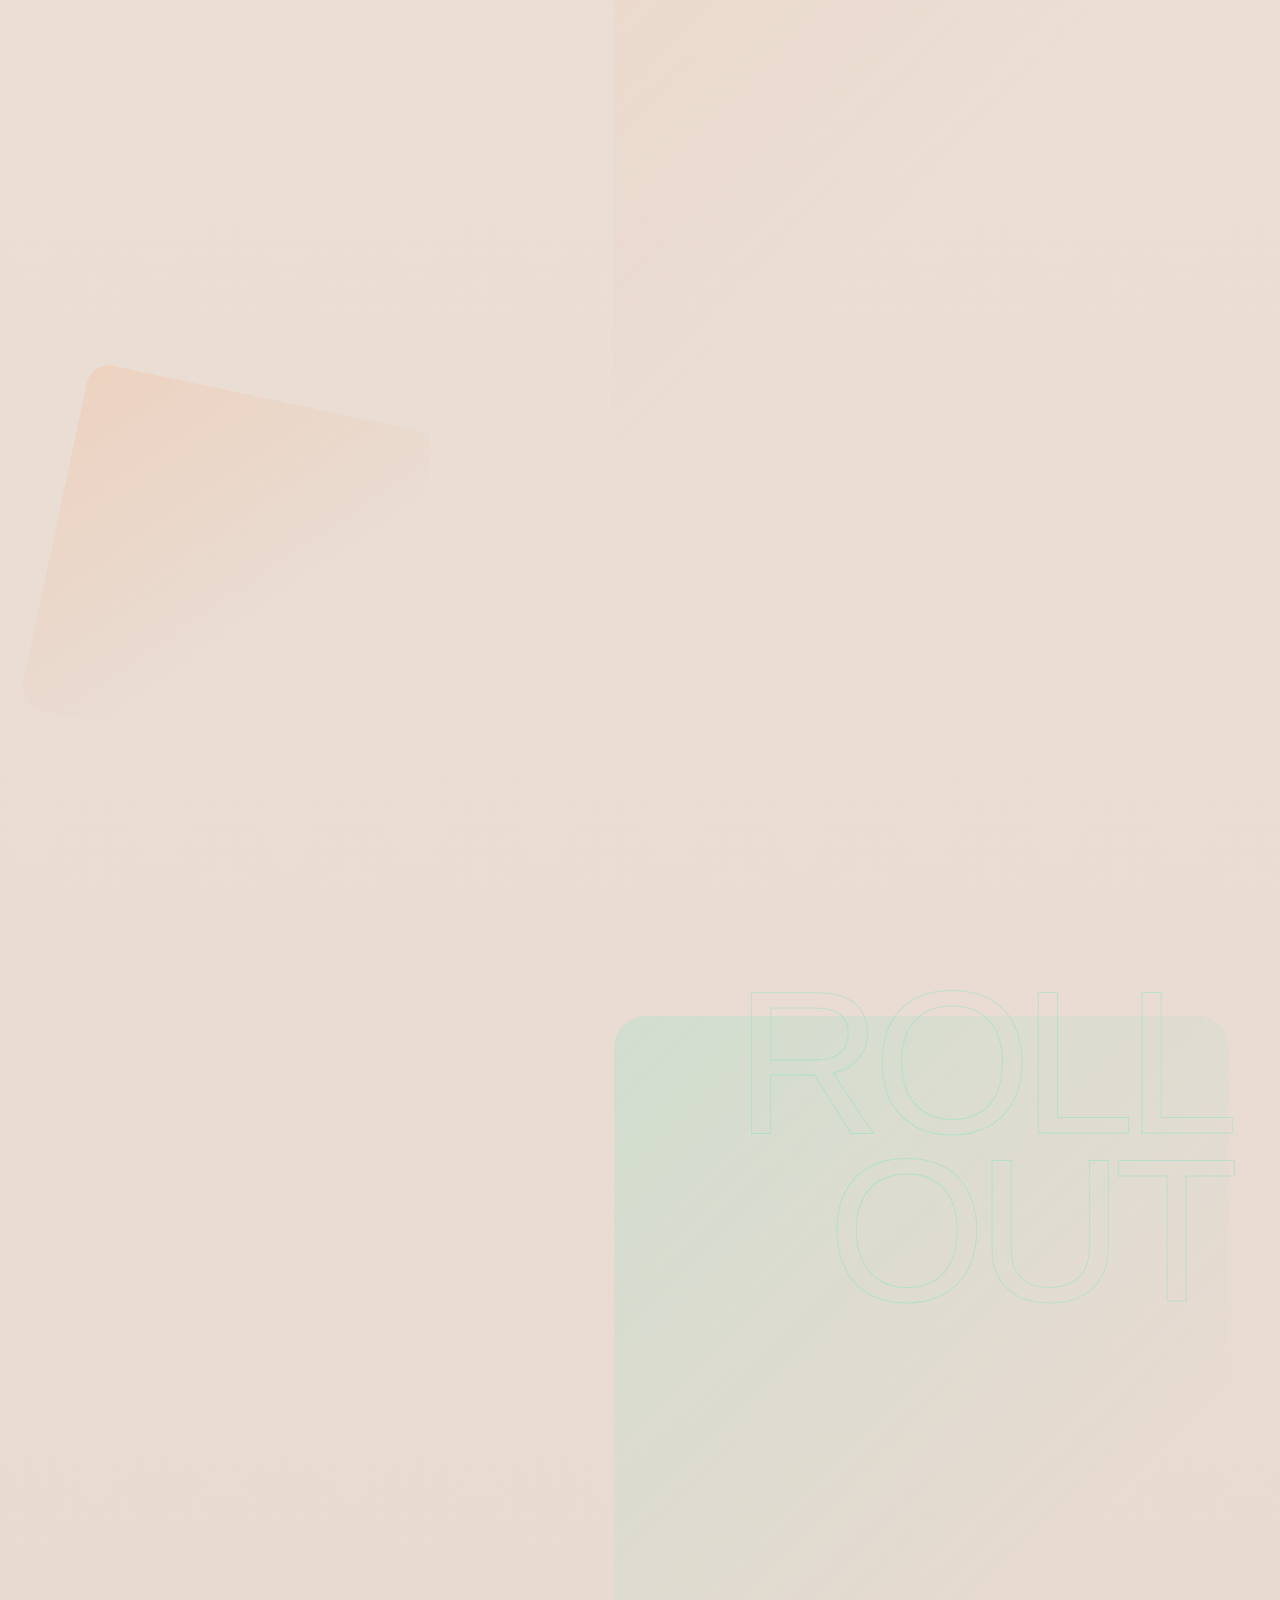
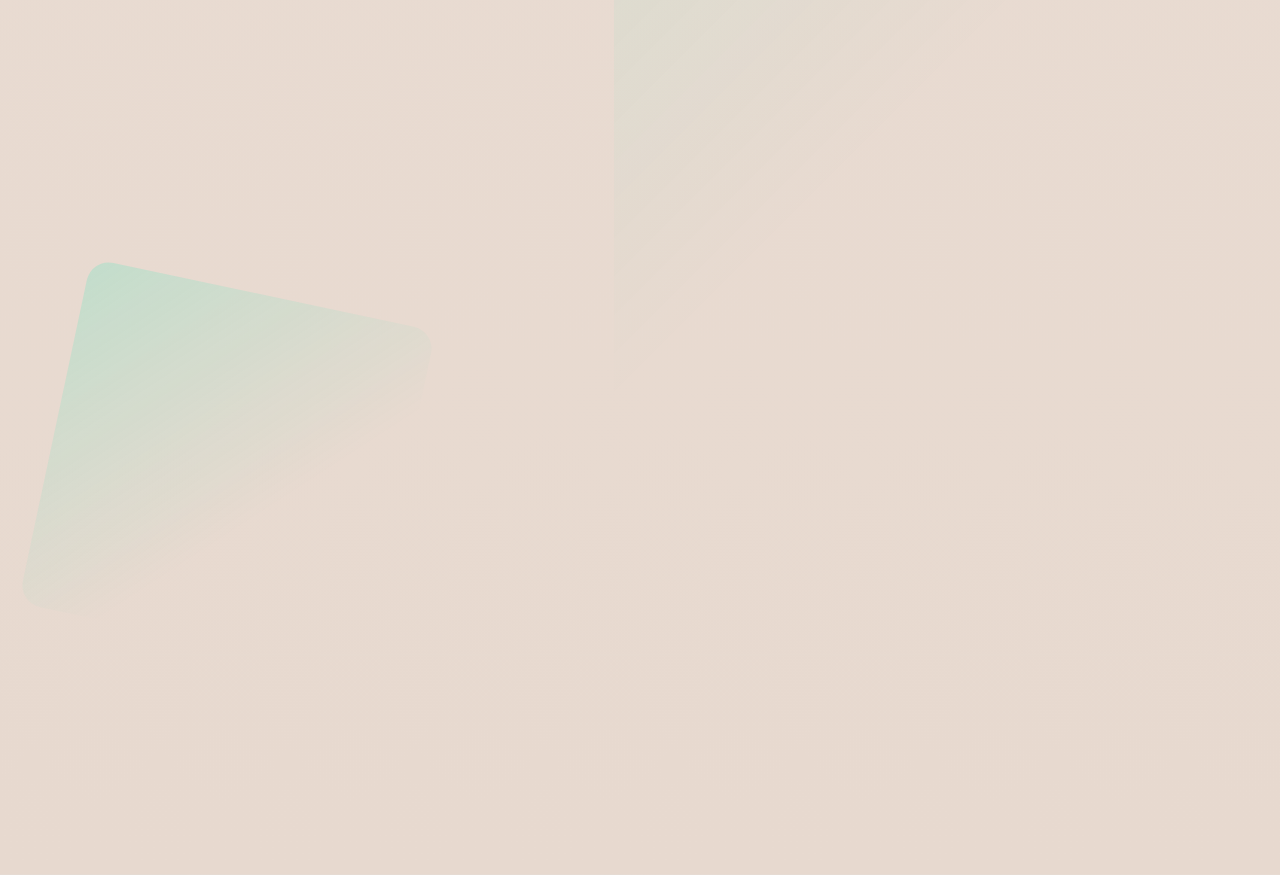
<file: designs/operator-bulletin.html>
<!DOCTYPE html>
<html lang="en">
  <head>
    <meta charset="UTF-8" />
    <meta name="viewport" content="width=device-width, initial-scale=1.0" />
    <title>Operator Bulletin / Sovereign Model Systems</title>
    <link rel="stylesheet" href="../assets/story.css" />
    <script src="../assets/design-catalog.js"></script>
    <script>
      window.STORY_THEME_KEY = "bulletin";
    </script>
    <script defer src="../assets/story-engine.js"></script>
  </head>
  <body>
    <canvas id="ambient" aria-hidden="true"></canvas>
    <div class="noise" aria-hidden="true"></div>

    <header class="shell-header">
      <a class="brand" href="#chapter-core">
        <span class="brand__mark"></span>
        <span class="brand__text">
          <strong>Sovereign Model Systems</strong>
          <small data-design-name>Operator Bulletin</small>
        </span>
      </a>

      <div class="header-status">
        <span class="header-status__index" data-active-index>01</span>
        <div class="header-status__copy">
          <strong data-active-title>Sovereign Core</strong>
          <small data-design-note>Bold boardroom bulletin</small>
        </div>
      </div>

      <div class="progress-track" aria-hidden="true">
        <span class="progress-track__fill" data-progress></span>
      </div>
    </header>

    <nav class="chapter-rail" aria-label="Scene navigation" data-rail></nav>
    <main id="app" class="story"></main>
    <nav class="design-dock" aria-label="Design browser" data-design-dock></nav>
  </body>
</html>
</file>
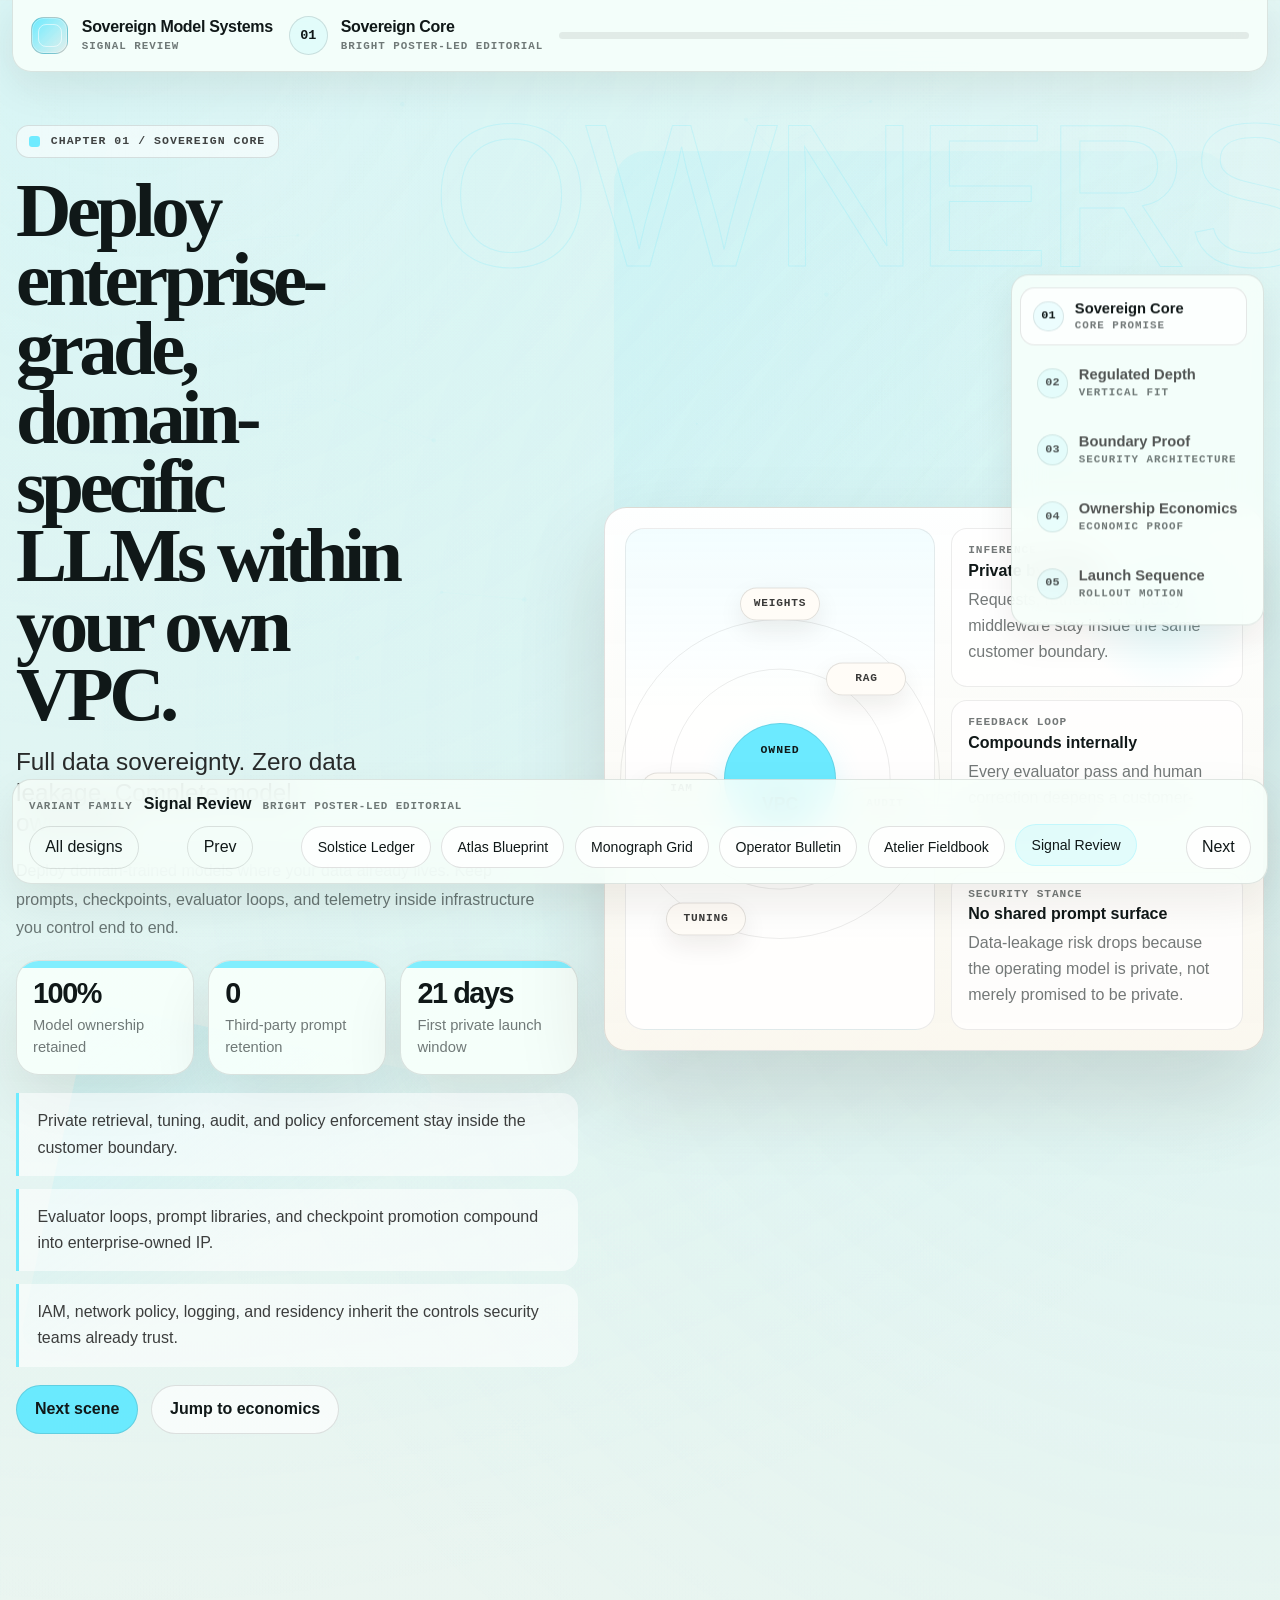
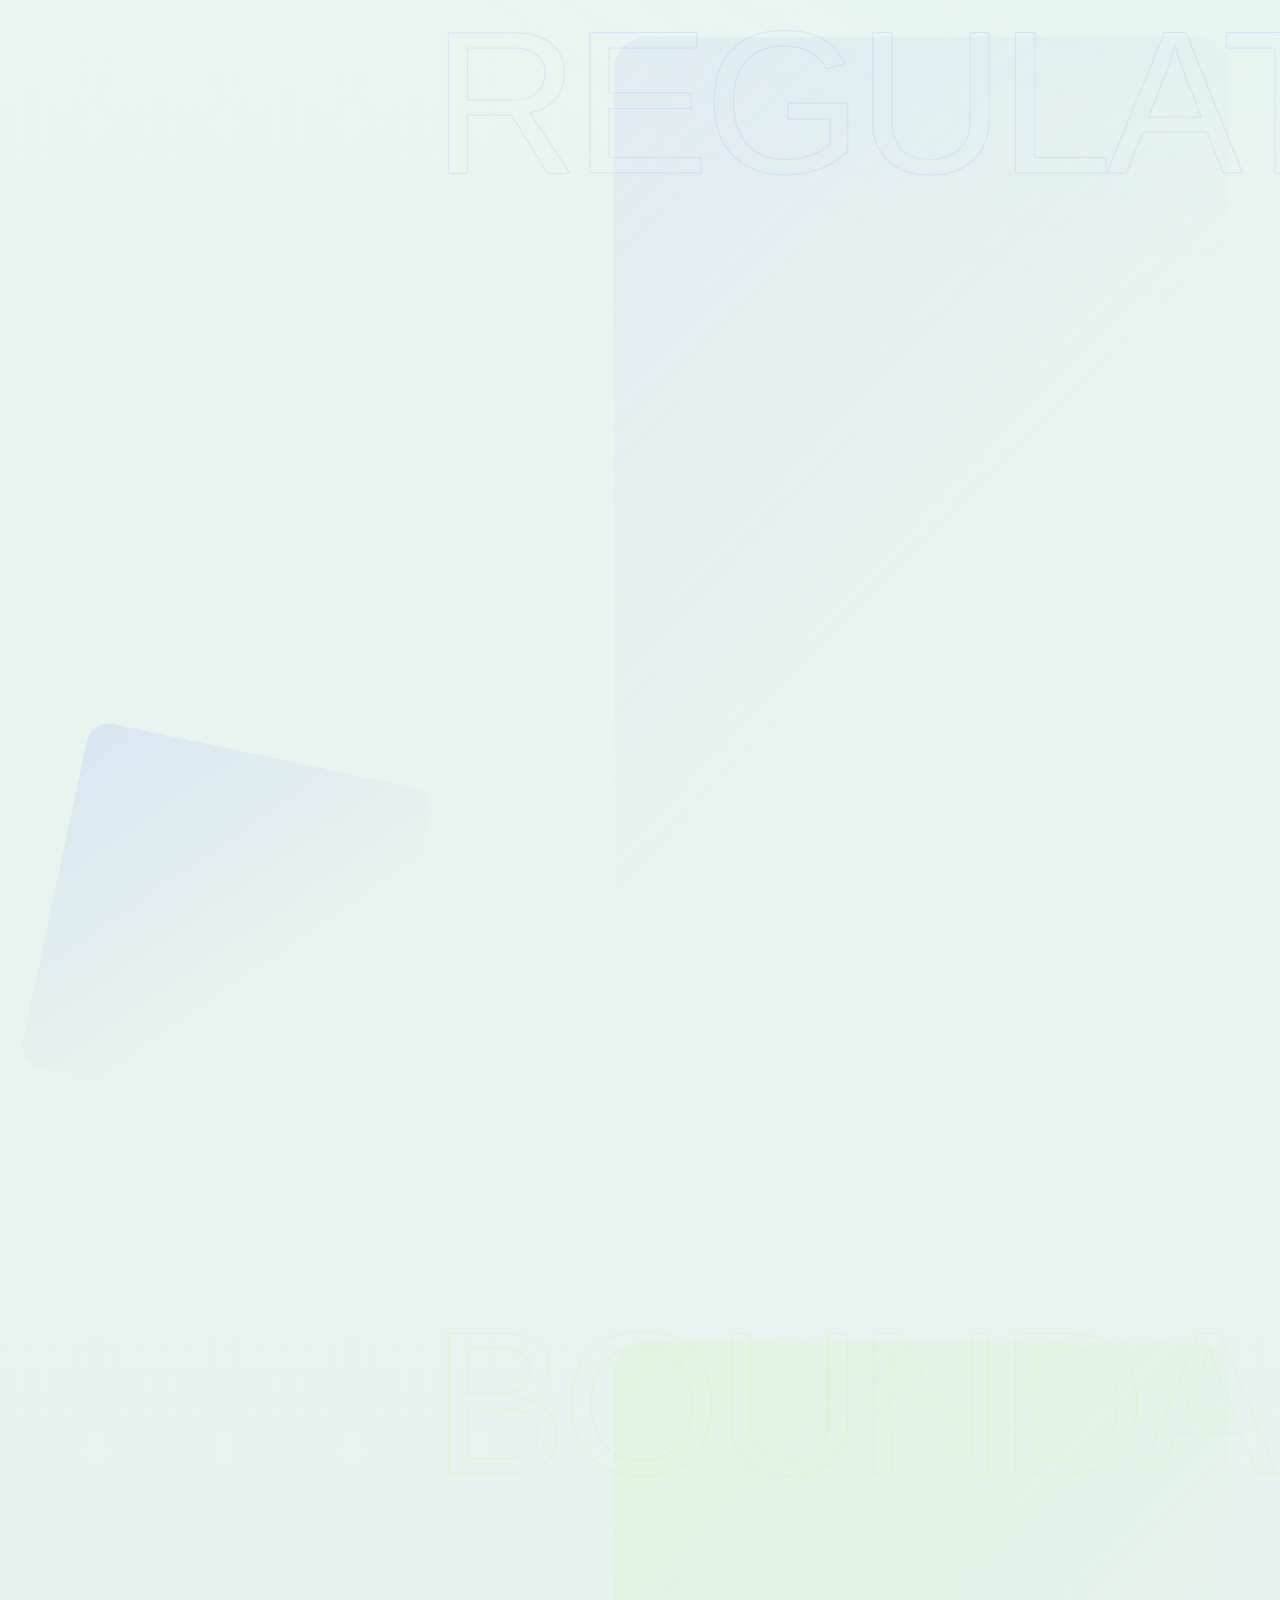
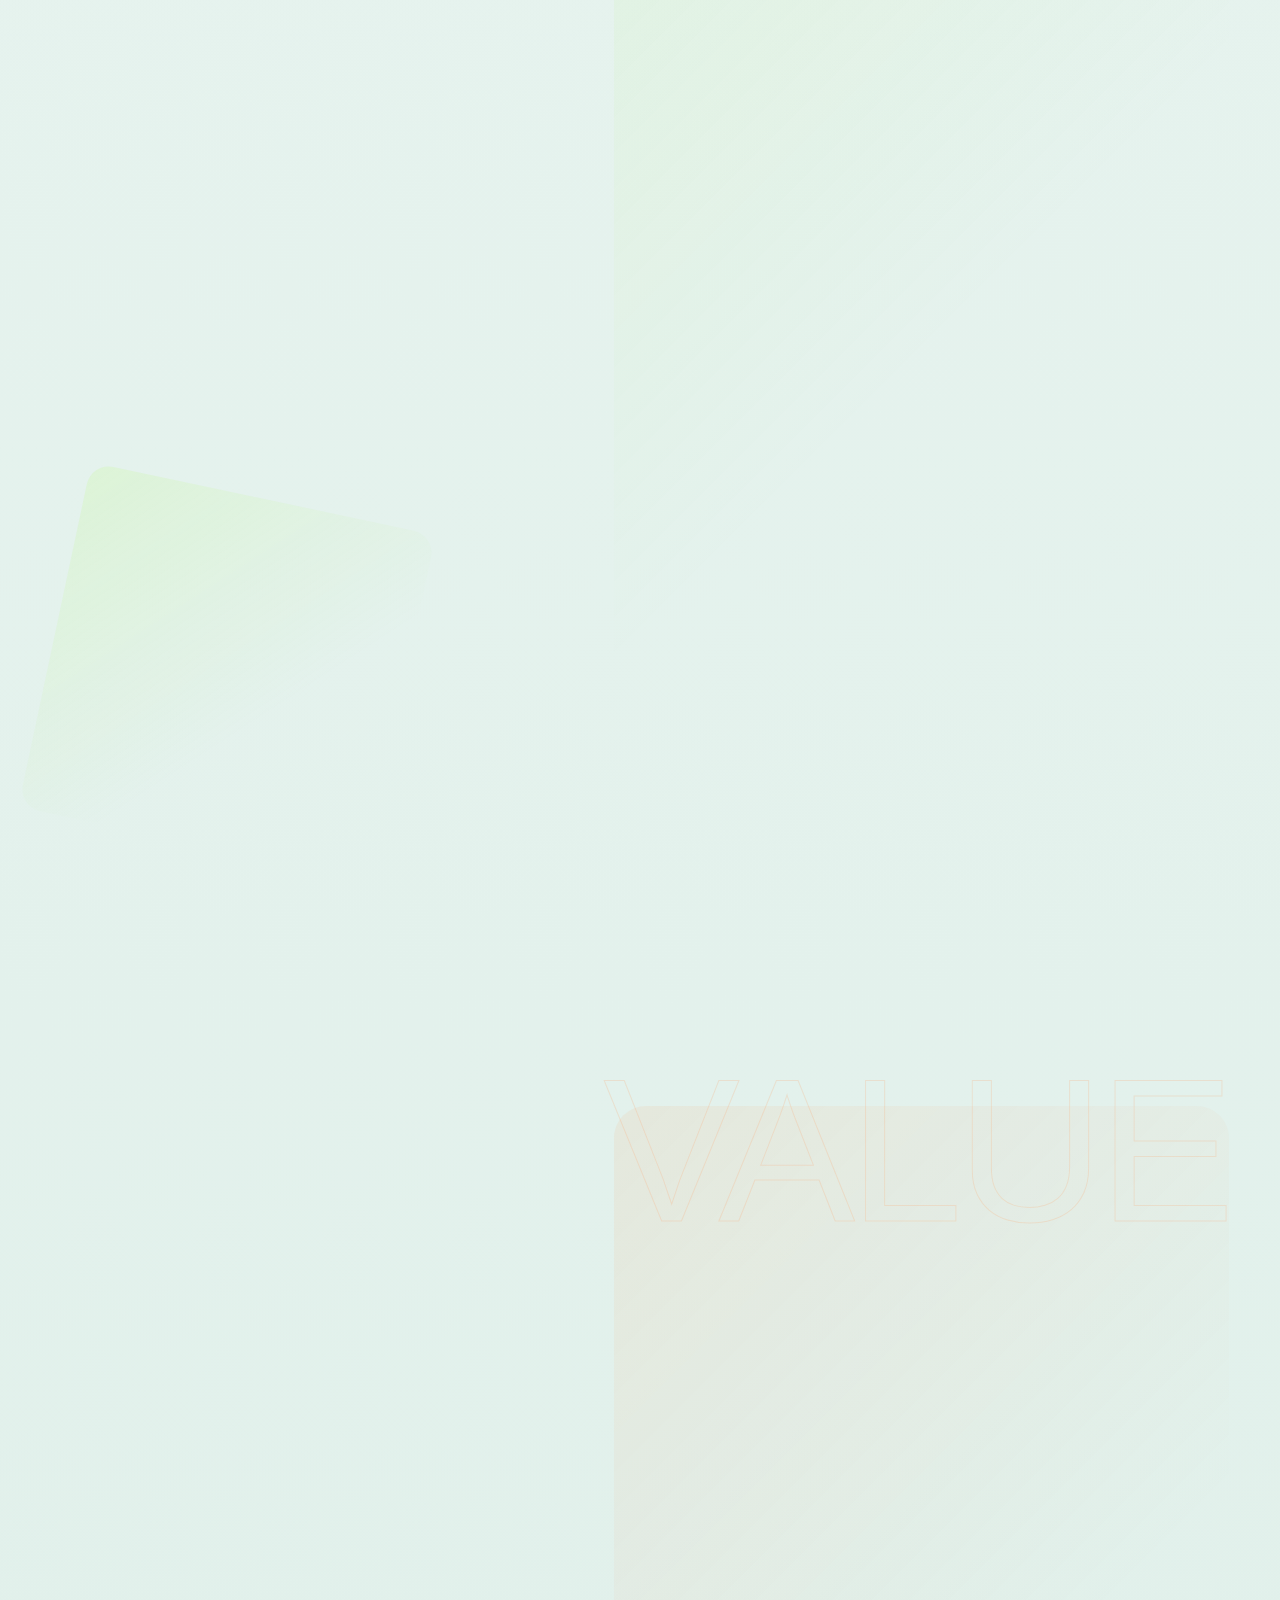
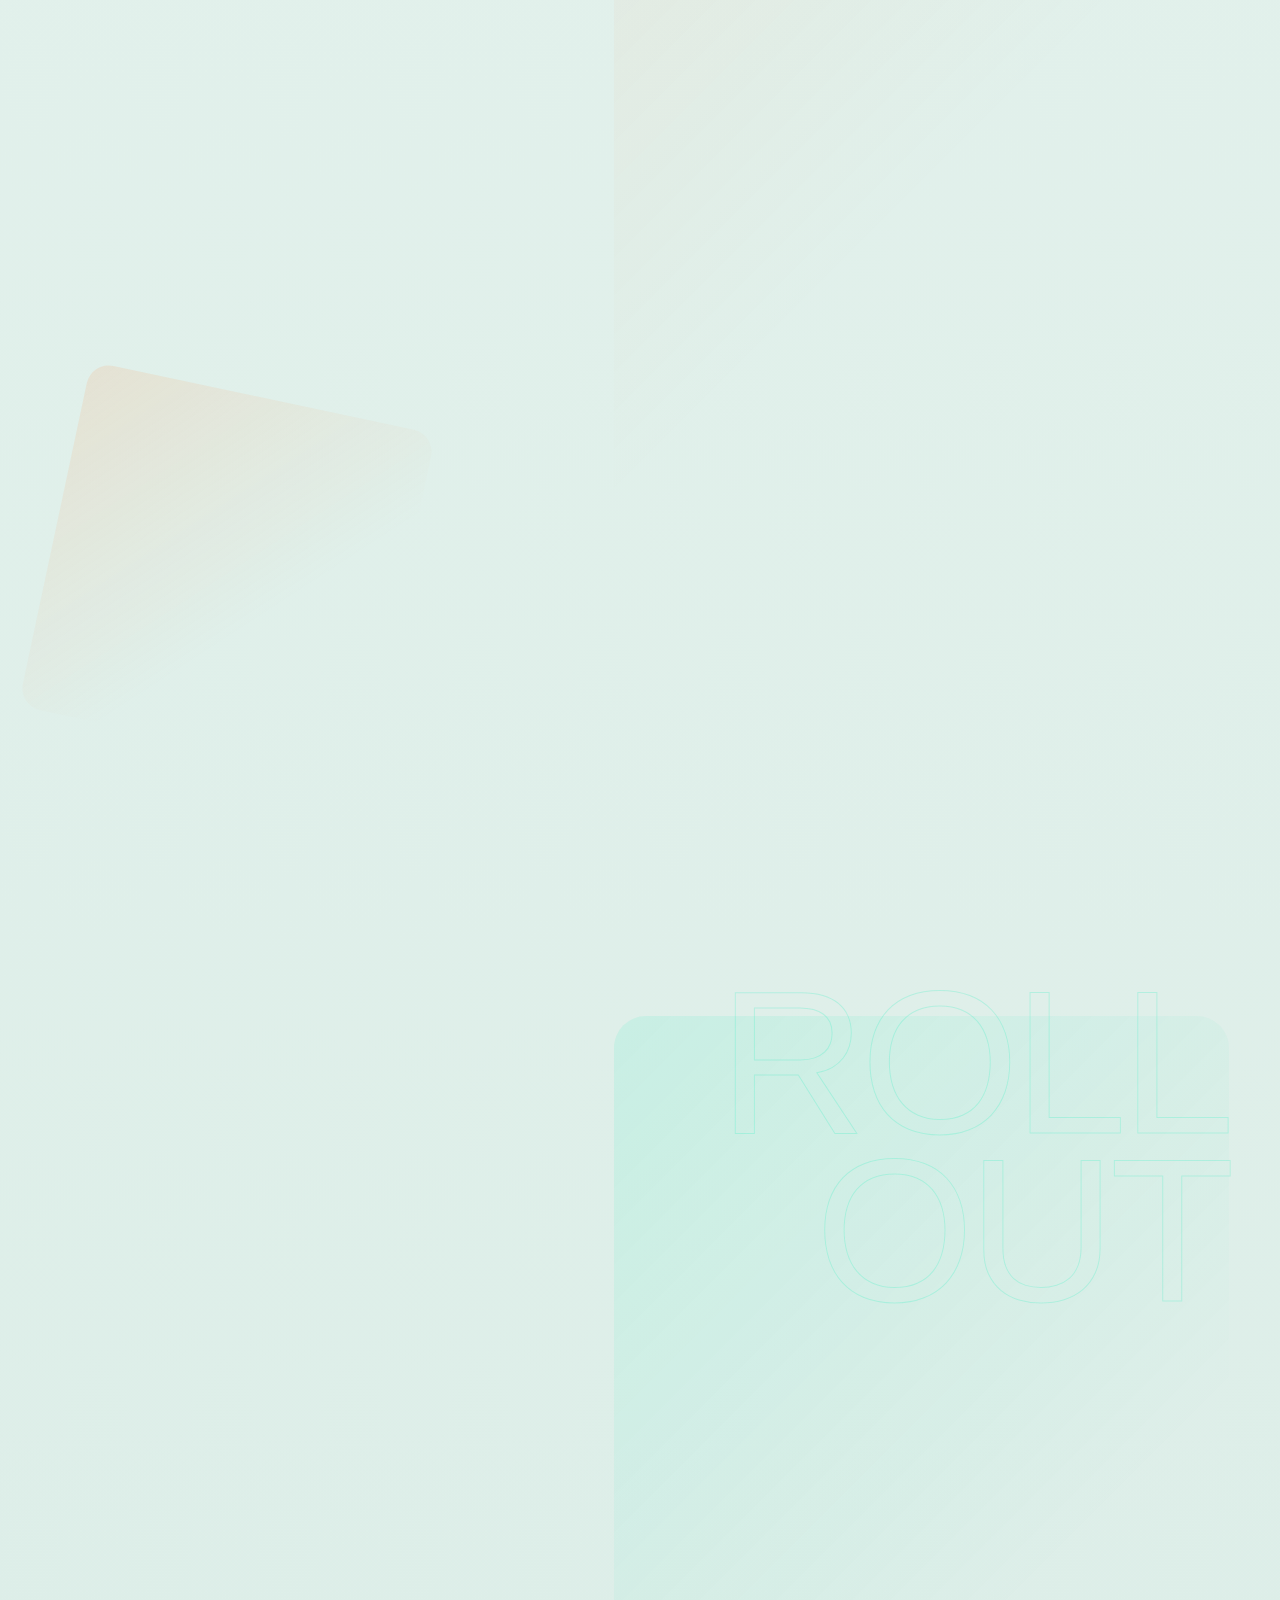
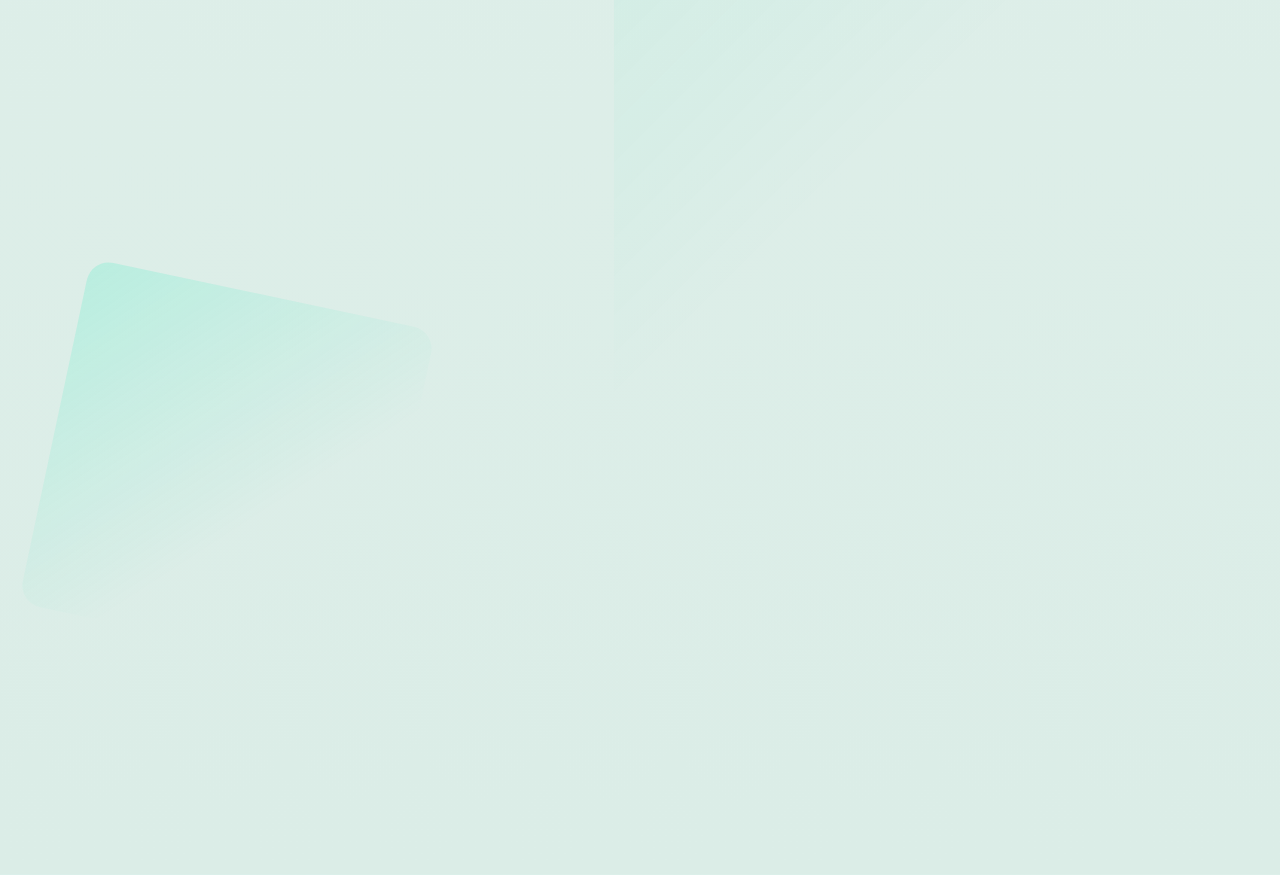
<file: designs/signal-review.html>
<!DOCTYPE html>
<html lang="en">
  <head>
    <meta charset="UTF-8" />
    <meta name="viewport" content="width=device-width, initial-scale=1.0" />
    <title>Signal Review / Sovereign Model Systems</title>
    <link rel="stylesheet" href="../assets/story.css" />
    <script src="../assets/design-catalog.js"></script>
    <script>
      window.STORY_THEME_KEY = "signal";
    </script>
    <script defer src="../assets/story-engine.js"></script>
  </head>
  <body>
    <canvas id="ambient" aria-hidden="true"></canvas>
    <div class="noise" aria-hidden="true"></div>

    <header class="shell-header">
      <a class="brand" href="#chapter-core">
        <span class="brand__mark"></span>
        <span class="brand__text">
          <strong>Sovereign Model Systems</strong>
          <small data-design-name>Signal Review</small>
        </span>
      </a>

      <div class="header-status">
        <span class="header-status__index" data-active-index>01</span>
        <div class="header-status__copy">
          <strong data-active-title>Sovereign Core</strong>
          <small data-design-note>Bright poster-led editorial</small>
        </div>
      </div>

      <div class="progress-track" aria-hidden="true">
        <span class="progress-track__fill" data-progress></span>
      </div>
    </header>

    <nav class="chapter-rail" aria-label="Scene navigation" data-rail></nav>
    <main id="app" class="story"></main>
    <nav class="design-dock" aria-label="Design browser" data-design-dock></nav>
  </body>
</html>
</file>
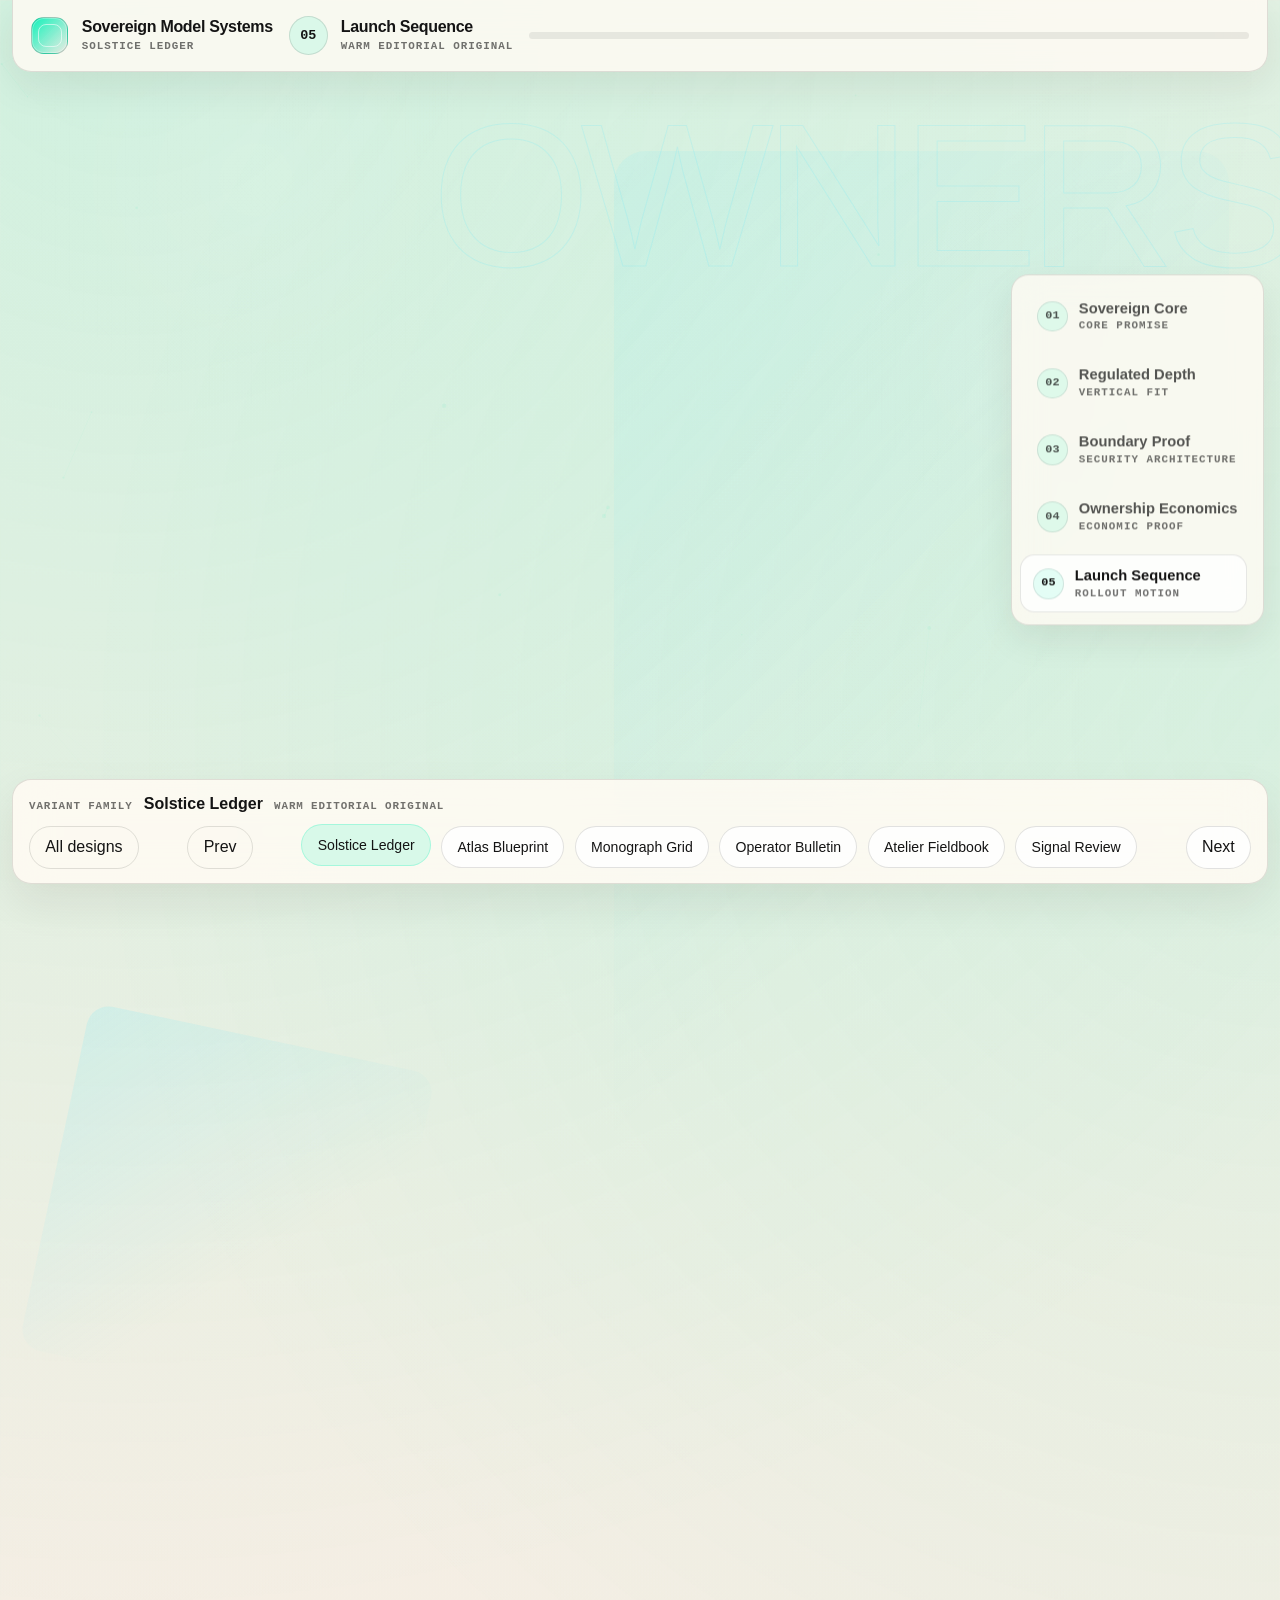
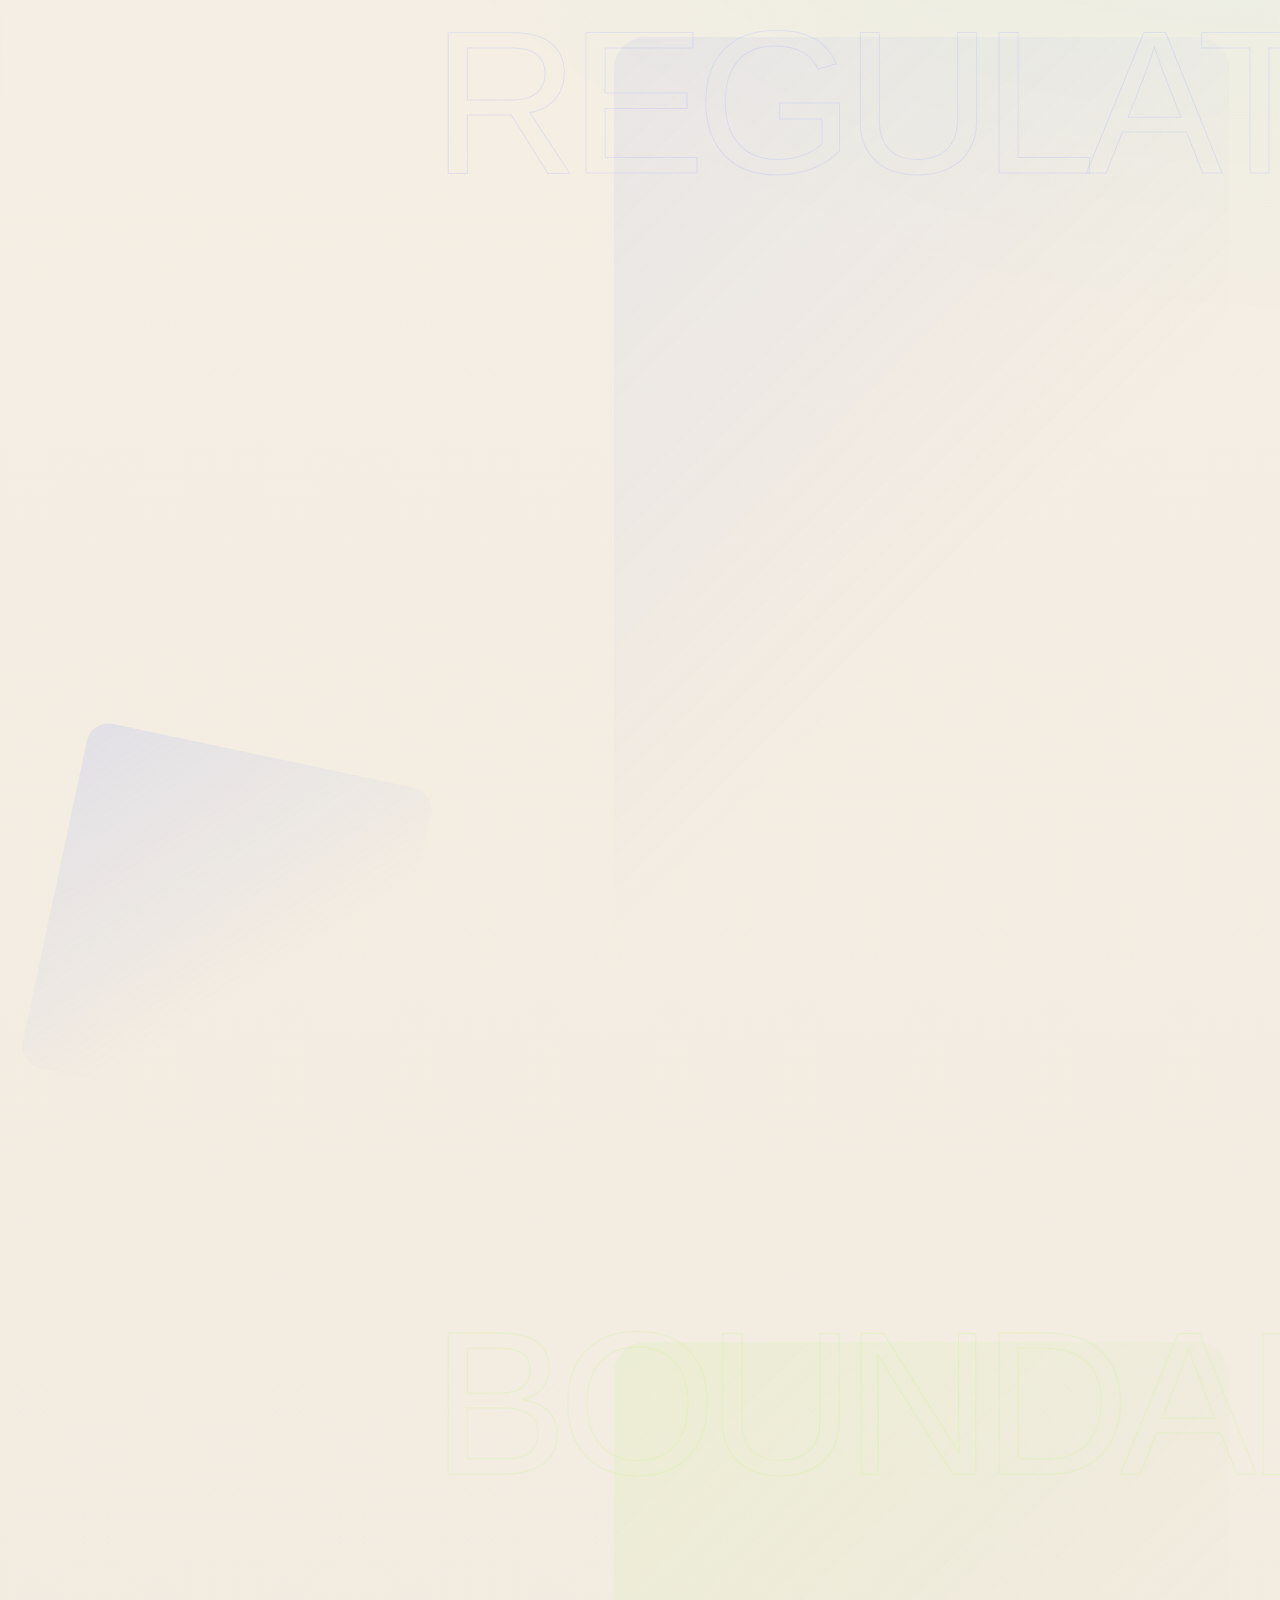
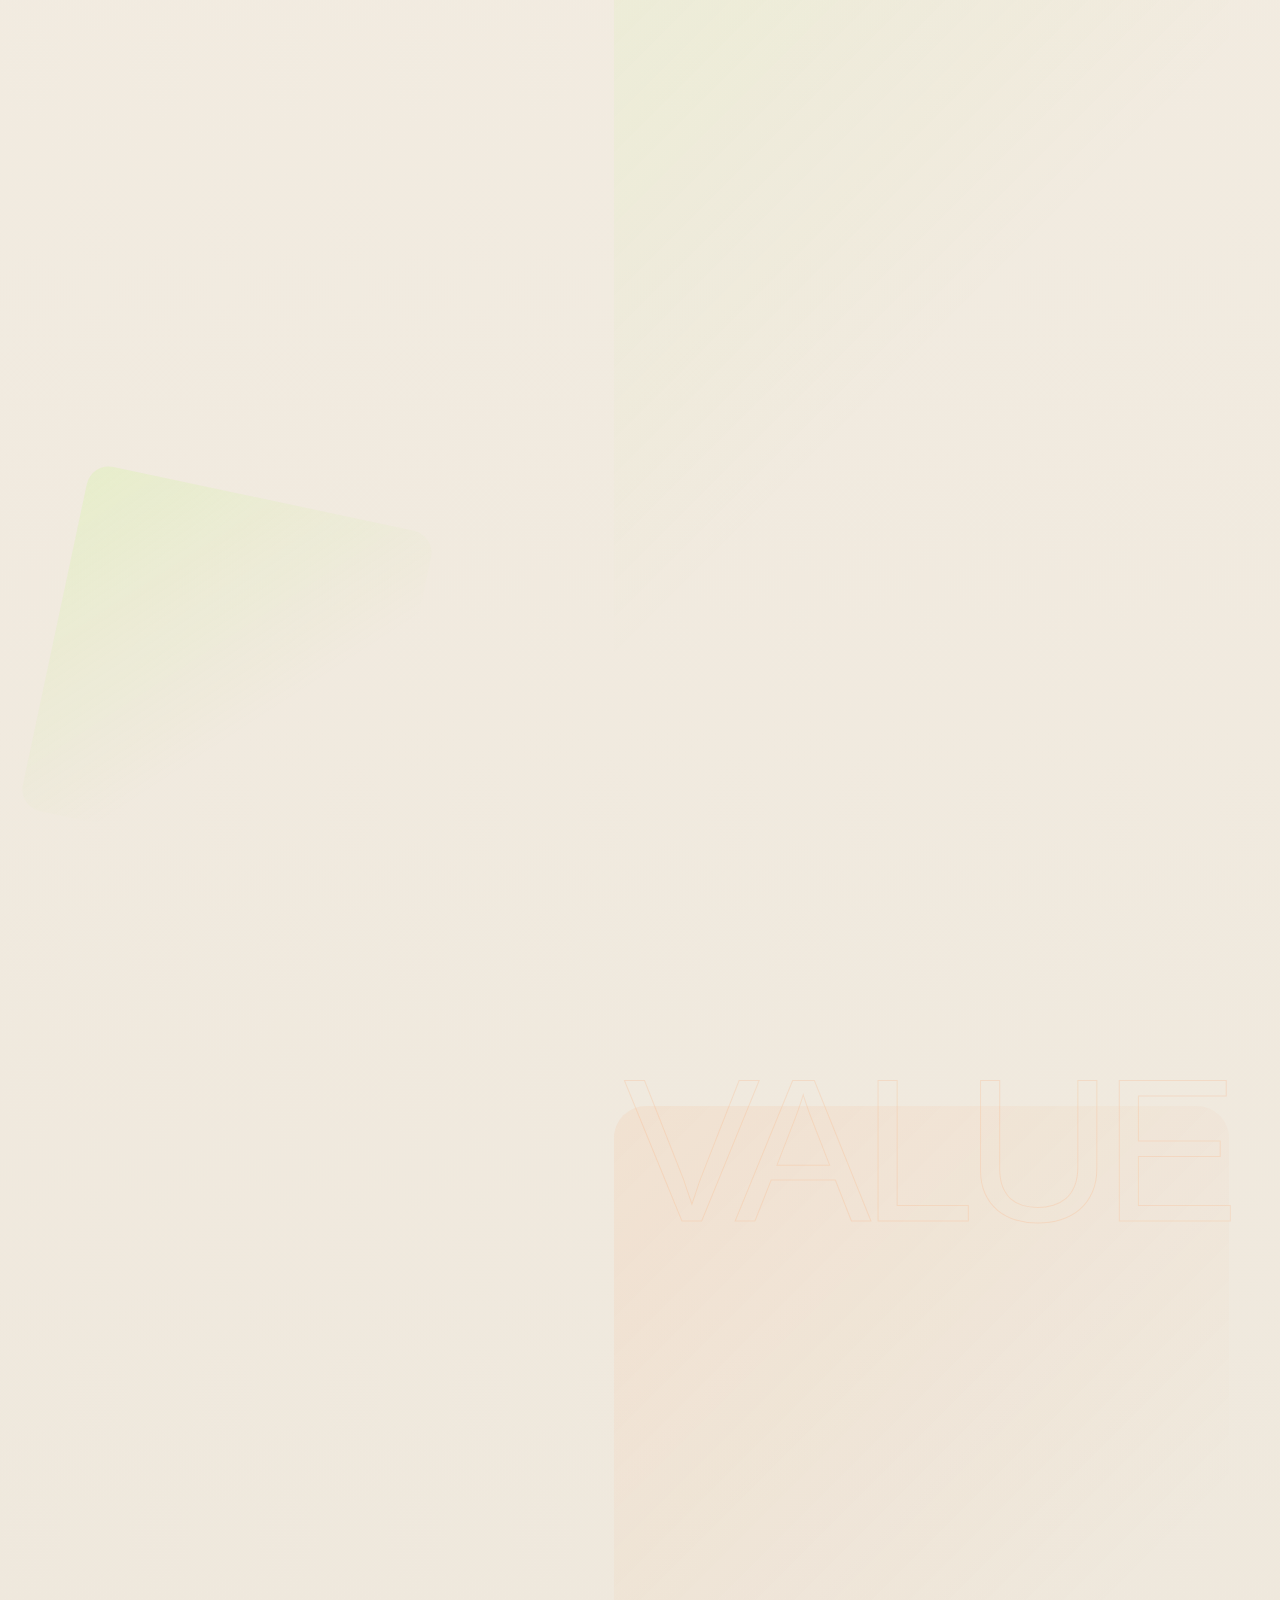
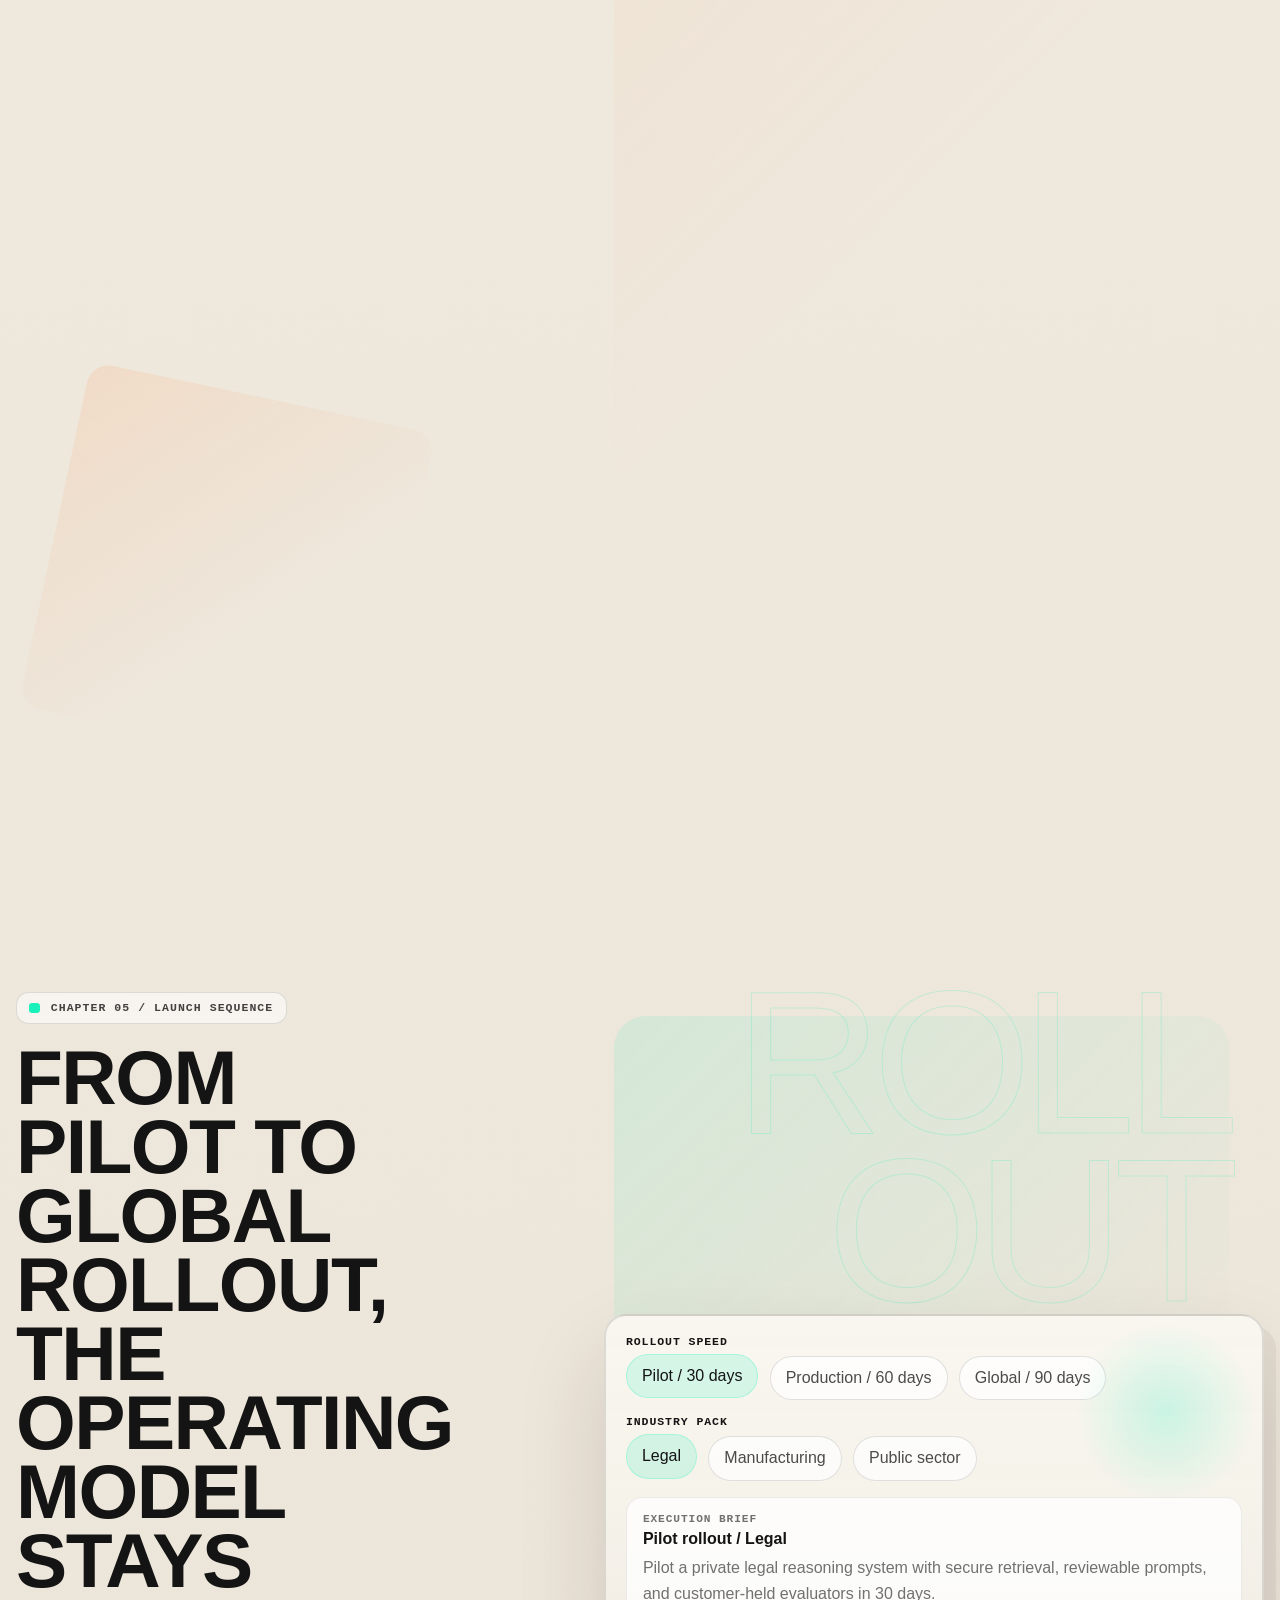
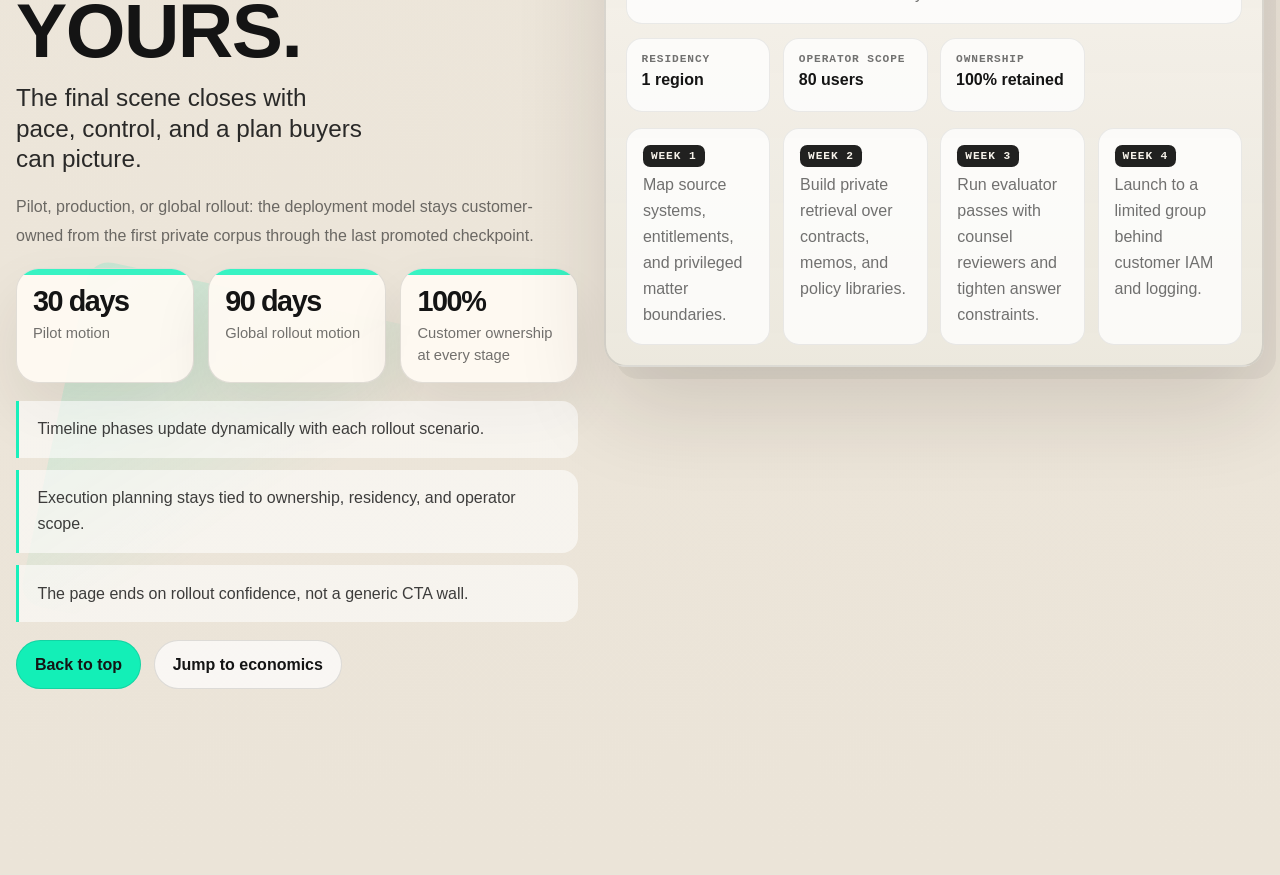
<file: designs/solstice-ledger.html>
<!DOCTYPE html>
<html lang="en">
  <head>
    <meta charset="UTF-8" />
    <meta name="viewport" content="width=device-width, initial-scale=1.0" />
    <title>Solstice Ledger / Sovereign Model Systems</title>
    <link rel="stylesheet" href="../assets/story.css" />
    <script src="../assets/design-catalog.js"></script>
    <script>
      window.STORY_THEME_KEY = "ledger";
    </script>
    <script defer src="../assets/story-engine.js"></script>
  </head>
  <body>
    <canvas id="ambient" aria-hidden="true"></canvas>
    <div class="noise" aria-hidden="true"></div>

    <header class="shell-header">
      <a class="brand" href="#chapter-core">
        <span class="brand__mark"></span>
        <span class="brand__text">
          <strong>Sovereign Model Systems</strong>
          <small data-design-name>Solstice Ledger</small>
        </span>
      </a>

      <div class="header-status">
        <span class="header-status__index" data-active-index>01</span>
        <div class="header-status__copy">
          <strong data-active-title>Sovereign Core</strong>
          <small data-design-note>Warm editorial original</small>
        </div>
      </div>

      <div class="progress-track" aria-hidden="true">
        <span class="progress-track__fill" data-progress></span>
      </div>
    </header>

    <nav class="chapter-rail" aria-label="Scene navigation" data-rail></nav>
    <main id="app" class="story"></main>
    <nav class="design-dock" aria-label="Design browser" data-design-dock></nav>
  </body>
</html>
</file>
<file: assets/hub.css>
:root {
  --bg: #ece5d8;
  --bg-alt: #f7f1e8;
  --ink: #171513;
  --muted: rgba(23, 21, 19, 0.62);
  --line: rgba(23, 21, 19, 0.12);
}

*,
*::before,
*::after {
  box-sizing: border-box;
}

body {
  margin: 0;
  min-height: 100vh;
  color: var(--ink);
  font-family: "Avenir Next", "Segoe UI", sans-serif;
  background:
    radial-gradient(circle at 10% 0%, rgba(96, 233, 255, 0.16), transparent 20%),
    radial-gradient(circle at 100% 20%, rgba(255, 122, 89, 0.12), transparent 18%),
    linear-gradient(180deg, var(--bg-alt) 0%, var(--bg) 100%);
}

a {
  color: inherit;
  text-decoration: none;
}

.page {
  width: min(1280px, calc(100vw - 2rem));
  margin: 0 auto;
  padding: 1.25rem 0 3rem;
}

.masthead {
  display: flex;
  justify-content: space-between;
  gap: 1rem;
  align-items: center;
  margin-bottom: 1.5rem;
  padding: 0.95rem 1.1rem;
  border: 1px solid var(--line);
  border-radius: 1rem;
  background: rgba(255, 251, 243, 0.84);
  backdrop-filter: blur(16px);
}

.brand {
  display: inline-flex;
  align-items: center;
  gap: 0.8rem;
}

.brand__mark {
  width: 2.35rem;
  height: 2.35rem;
  border-radius: 0.85rem;
  border: 1px solid rgba(23, 21, 19, 0.14);
  background: linear-gradient(135deg, rgba(96, 233, 255, 0.92), rgba(255, 122, 89, 0.68));
}

.brand__copy {
  display: grid;
  gap: 0.18rem;
}

.brand__copy strong {
  letter-spacing: -0.03em;
}

.brand__copy small,
.meta,
.card__label {
  color: var(--muted);
  font: 700 0.72rem/1.3 "SFMono-Regular", "IBM Plex Mono", Consolas, monospace;
  letter-spacing: 0.08em;
  text-transform: uppercase;
}

.hero {
  position: relative;
  overflow: hidden;
  margin-bottom: 1.25rem;
  padding: 2rem;
  border: 1px solid var(--line);
  border-radius: 1.6rem;
  background:
    linear-gradient(135deg, rgba(255, 255, 255, 0.82), rgba(255, 249, 242, 0.76)),
    rgba(255, 255, 255, 0.6);
  box-shadow: 0 24px 60px rgba(44, 31, 19, 0.08);
}

.hero::before {
  content: "DESIGN FAMILY";
  position: absolute;
  top: 1rem;
  right: 1.5rem;
  color: transparent;
  font-family: Impact, Haettenschweiler, "Arial Narrow Bold", sans-serif;
  font-size: clamp(4rem, 12vw, 9rem);
  line-height: 0.8;
  -webkit-text-stroke: 1px rgba(23, 21, 19, 0.08);
  text-align: right;
}

.hero__content {
  position: relative;
  z-index: 1;
  display: grid;
  grid-template-columns: 1fr 0.9fr;
  gap: 1.5rem;
  align-items: end;
}

.hero h1 {
  margin: 0.7rem 0 0.8rem;
  max-width: 11ch;
  font-family: "Iowan Old Style", "Palatino Linotype", Georgia, serif;
  font-size: clamp(3.1rem, 7vw, 6rem);
  line-height: 0.9;
  letter-spacing: -0.06em;
}

.hero p {
  margin: 0;
  max-width: 58ch;
  color: var(--muted);
  line-height: 1.72;
}

.hero__notes {
  display: grid;
  gap: 0.8rem;
}

.note {
  padding: 1rem;
  border: 1px solid var(--line);
  border-radius: 1rem;
  background: rgba(255, 255, 255, 0.64);
}

.note strong {
  display: block;
  margin-bottom: 0.35rem;
}

.note p {
  color: var(--muted);
}

.grid {
  display: grid;
  grid-template-columns: repeat(2, minmax(0, 1fr));
  gap: 1rem;
}

.card {
  position: relative;
  overflow: hidden;
  display: grid;
  gap: 0.9rem;
  padding: 1.2rem;
  border: 1px solid var(--line);
  border-radius: 1.4rem;
  background:
    linear-gradient(180deg, rgba(255, 255, 255, 0.88), rgba(255, 249, 242, 0.74));
  box-shadow: 0 18px 42px rgba(44, 31, 19, 0.07);
}

.card::before {
  content: "";
  position: absolute;
  top: -3rem;
  right: -3rem;
  width: 10rem;
  height: 10rem;
  border-radius: 999px;
  background: radial-gradient(circle, rgba(var(--card-accent-rgb), 0.18), transparent 66%);
}

.card__head {
  position: relative;
  z-index: 1;
  display: flex;
  justify-content: space-between;
  gap: 1rem;
}

.card__name {
  font-size: 1.5rem;
  letter-spacing: -0.04em;
}

.swatch {
  display: inline-flex;
  gap: 0.4rem;
}

.swatch span {
  width: 0.9rem;
  height: 0.9rem;
  border-radius: 999px;
  border: 1px solid rgba(23, 21, 19, 0.08);
  background: rgba(var(--card-accent-rgb), 0.8);
}

.card__preview {
  position: relative;
  z-index: 1;
  display: grid;
  grid-template-columns: 0.95fr 1.05fr;
  gap: 0.8rem;
  align-items: stretch;
}

.card__mini {
  min-height: 10rem;
  padding: 0.9rem;
  border: 1px solid rgba(23, 21, 19, 0.08);
  border-radius: 1rem;
  background:
    linear-gradient(135deg, rgba(var(--card-accent-rgb), 0.12), transparent 70%),
    rgba(255, 255, 255, 0.7);
}

.card__mini strong {
  display: block;
  margin-bottom: 0.45rem;
}

.card__mini p,
.card__copy {
  margin: 0;
  color: var(--muted);
  line-height: 1.66;
}

.card__stack {
  display: grid;
  gap: 0.65rem;
}

.card__stack div {
  padding: 0.75rem 0.8rem;
  border: 1px solid rgba(23, 21, 19, 0.08);
  border-radius: 0.85rem;
  background: rgba(255, 255, 255, 0.65);
}

.card__actions {
  position: relative;
  z-index: 1;
  display: flex;
  gap: 0.7rem;
  flex-wrap: wrap;
}

.button {
  display: inline-flex;
  align-items: center;
  justify-content: center;
  min-height: 2.9rem;
  padding: 0.8rem 1rem;
  border: 1px solid rgba(23, 21, 19, 0.12);
  border-radius: 999px;
  background: rgba(var(--card-accent-rgb), 0.88);
  color: var(--ink);
  font-weight: 700;
  transition: transform 180ms ease, box-shadow 180ms ease;
}

.button:hover,
.button:focus-visible {
  transform: translateY(-2px);
  outline: none;
  box-shadow: 0 14px 30px rgba(var(--card-accent-rgb), 0.18);
}

.button--ghost {
  background: rgba(255, 255, 255, 0.75);
}

@media (max-width: 980px) {
  .hero__content,
  .card__preview,
  .grid {
    grid-template-columns: 1fr;
  }
}

@media (max-width: 720px) {
  .page {
    width: min(100vw - 1rem, 100%);
  }

  .masthead,
  .hero,
  .card {
    padding: 1rem;
    border-radius: 1rem;
  }

  .hero::before {
    right: 0.8rem;
    font-size: clamp(3rem, 18vw, 5.8rem);
  }
}
</file>
<file: assets/story.css>
:root {
  --bg: #ebe4d8;
  --bg-alt: #f7f1e7;
  --paper: rgba(255, 251, 243, 0.92);
  --paper-strong: rgba(255, 248, 238, 0.98);
  --ink: #141414;
  --muted: rgba(20, 20, 20, 0.6);
  --line: rgba(20, 20, 20, 0.12);
  --accent: #60e9ff;
  --accent-rgb: 96, 233, 255;
  --shadow: 0 28px 60px rgba(44, 31, 19, 0.09);
  --shadow-strong: 0 42px 90px rgba(44, 31, 19, 0.14);
}

*,
*::before,
*::after {
  box-sizing: border-box;
}

html {
  scroll-behavior: smooth;
  scroll-snap-type: y proximity;
}

body {
  margin: 0;
  min-height: 100vh;
  overflow-x: hidden;
  color: var(--ink);
  font-family: "Avenir Next", "Segoe UI", sans-serif;
  background:
    radial-gradient(circle at 10% 0%, rgba(var(--accent-rgb), 0.16), transparent 22%),
    radial-gradient(circle at 100% 10%, rgba(var(--accent-rgb), 0.1), transparent 18%),
    linear-gradient(180deg, var(--bg-alt) 0%, var(--bg) 100%);
  transition: background 420ms ease;
}

::selection {
  background: rgba(var(--accent-rgb), 0.24);
}

a,
button,
input {
  font: inherit;
}

button {
  color: inherit;
}

#ambient,
.noise {
  position: fixed;
  inset: 0;
  pointer-events: none;
}

#ambient {
  z-index: 0;
  width: 100%;
  height: 100%;
  opacity: 0.78;
}

.noise {
  z-index: 1;
  opacity: 0.24;
  background:
    radial-gradient(circle at 20% 20%, rgba(255, 255, 255, 0.35), transparent 18%),
    radial-gradient(circle at 80% 40%, rgba(255, 255, 255, 0.28), transparent 14%),
    repeating-linear-gradient(
      90deg,
      transparent 0,
      transparent 13px,
      rgba(20, 20, 20, 0.016) 13px,
      rgba(20, 20, 20, 0.016) 14px
    );
}

.shell-header {
  position: fixed;
  top: 0;
  left: 50%;
  z-index: 12;
  width: min(1280px, calc(100vw - 1.5rem));
  transform: translateX(-50%);
  display: grid;
  grid-template-columns: auto auto 1fr;
  gap: 1rem;
  align-items: center;
  padding: 1rem 1.15rem;
  border: 1px solid var(--line);
  border-top: 0;
  border-radius: 0 0 1.2rem 1.2rem;
  background: rgba(255, 251, 243, 0.84);
  backdrop-filter: blur(18px);
  box-shadow: 0 14px 40px rgba(44, 31, 19, 0.08);
}

.brand {
  display: inline-flex;
  align-items: center;
  gap: 0.85rem;
  color: inherit;
  text-decoration: none;
}

.brand__mark {
  position: relative;
  width: 2.3rem;
  height: 2.3rem;
  border-radius: 0.8rem;
  border: 1px solid rgba(20, 20, 20, 0.18);
  background:
    linear-gradient(135deg, rgba(var(--accent-rgb), 0.92), rgba(20, 20, 20, 0.06));
  box-shadow: inset 0 0 0 1px rgba(255, 255, 255, 0.28);
}

.brand__mark::after {
  content: "";
  position: absolute;
  inset: 0.35rem;
  border: 1px solid rgba(255, 255, 255, 0.56);
  border-radius: 0.5rem;
}

.brand__text,
.header-status__copy {
  display: grid;
  gap: 0.16rem;
}

.brand__text strong,
.header-status__copy strong {
  letter-spacing: -0.02em;
}

.brand__text small,
.header-status__copy small,
.rail__label small {
  color: var(--muted);
  font: 700 0.68rem/1.3 "SFMono-Regular", "IBM Plex Mono", Consolas, monospace;
  letter-spacing: 0.09em;
  text-transform: uppercase;
}

.header-status {
  display: inline-flex;
  align-items: center;
  gap: 0.8rem;
}

.header-status__index {
  display: grid;
  place-items: center;
  width: 2.45rem;
  height: 2.45rem;
  border: 1px solid rgba(20, 20, 20, 0.12);
  border-radius: 999px;
  background: rgba(var(--accent-rgb), 0.12);
  color: var(--ink);
  font: 700 0.84rem/1 "SFMono-Regular", "IBM Plex Mono", Consolas, monospace;
}

.progress-track {
  position: relative;
  height: 0.42rem;
  border-radius: 999px;
  background: rgba(20, 20, 20, 0.08);
  overflow: hidden;
}

.progress-track__fill {
  display: block;
  width: 0%;
  height: 100%;
  border-radius: inherit;
  background: linear-gradient(90deg, rgba(var(--accent-rgb), 1), rgba(20, 20, 20, 0.92));
  transition: width 120ms linear;
}

.chapter-rail {
  position: fixed;
  top: 50%;
  right: 1rem;
  z-index: 11;
  transform: translateY(-50%);
  display: grid;
  gap: 0.55rem;
  padding: 0.75rem;
  border: 1px solid var(--line);
  border-radius: 1.1rem;
  background: rgba(255, 251, 243, 0.82);
  backdrop-filter: blur(16px);
  box-shadow: 0 14px 36px rgba(44, 31, 19, 0.08);
}

.rail__button {
  display: grid;
  grid-template-columns: auto 1fr;
  gap: 0.7rem;
  align-items: center;
  min-width: 11.8rem;
  padding: 0.72rem 0.78rem;
  border: 1px solid transparent;
  border-radius: 0.9rem;
  background: transparent;
  cursor: pointer;
  text-align: left;
  color: rgba(20, 20, 20, 0.72);
  transition: transform 180ms ease, background 180ms ease, border-color 180ms ease;
}

.rail__button:hover,
.rail__button:focus-visible,
.rail__button.is-active {
  outline: none;
  transform: translateX(-4px);
  border-color: rgba(20, 20, 20, 0.1);
  background: rgba(255, 255, 255, 0.74);
  color: var(--ink);
}

.rail__index {
  display: grid;
  place-items: center;
  width: 1.9rem;
  height: 1.9rem;
  border-radius: 999px;
  border: 1px solid rgba(20, 20, 20, 0.1);
  background: rgba(var(--accent-rgb), 0.1);
  font: 700 0.74rem/1 "SFMono-Regular", "IBM Plex Mono", Consolas, monospace;
}

.rail__label {
  display: grid;
  gap: 0.18rem;
}

.rail__label strong {
  font-size: 0.92rem;
}

.story {
  position: relative;
  z-index: 2;
  padding-bottom: 7rem;
}

.design-dock {
  position: fixed;
  left: 50%;
  bottom: 1rem;
  z-index: 13;
  width: min(1280px, calc(100vw - 1.5rem));
  transform: translateX(-50%);
  display: grid;
  gap: 0.8rem;
  padding: 0.9rem 1rem;
  border: 1px solid var(--line);
  border-radius: 1.2rem;
  background: rgba(255, 251, 243, 0.88);
  backdrop-filter: blur(18px);
  box-shadow: 0 18px 44px rgba(44, 31, 19, 0.08);
}

.design-dock__meta {
  display: flex;
  align-items: baseline;
  gap: 0.7rem;
  flex-wrap: wrap;
}

.design-dock__label,
.design-dock__meta small {
  color: var(--muted);
  font: 700 0.68rem/1.3 "SFMono-Regular", "IBM Plex Mono", Consolas, monospace;
  letter-spacing: 0.08em;
  text-transform: uppercase;
}

.design-dock__actions,
.design-dock__cluster {
  display: flex;
  align-items: center;
  gap: 0.65rem;
  flex-wrap: wrap;
}

.design-dock__actions {
  justify-content: space-between;
}

.design-dock__link,
.design-dock__pill {
  display: inline-flex;
  align-items: center;
  justify-content: center;
  min-height: 2.6rem;
  padding: 0.72rem 0.95rem;
  border: 1px solid rgba(20, 20, 20, 0.12);
  border-radius: 999px;
  background: rgba(255, 255, 255, 0.78);
  color: var(--ink);
  text-decoration: none;
  transition: transform 180ms ease, background 180ms ease, border-color 180ms ease;
}

.design-dock__pill {
  font-size: 0.88rem;
}

.design-dock__link:hover,
.design-dock__link:focus-visible,
.design-dock__pill:hover,
.design-dock__pill:focus-visible,
.design-dock__pill.is-active {
  outline: none;
  transform: translateY(-2px);
  border-color: rgba(var(--accent-rgb), 0.24);
  background: rgba(var(--accent-rgb), 0.14);
}

.design-dock__link--ghost {
  background: transparent;
}

.chapter {
  position: relative;
  min-height: 100svh;
  scroll-snap-align: start;
  display: flex;
  align-items: center;
  padding: 7.8rem 0 4.6rem;
  isolation: isolate;
}

.chapter::before {
  content: "";
  position: absolute;
  inset: 10% 4% 8% auto;
  width: min(48vw, 40rem);
  border-radius: 2rem;
  background:
    linear-gradient(135deg, rgba(var(--chapter-accent-rgb), 0.1), transparent 54%);
  z-index: -2;
}

.chapter::after {
  content: "";
  position: absolute;
  left: 4%;
  bottom: 8%;
  width: min(22rem, 34vw);
  height: min(22rem, 34vw);
  border-radius: 1.4rem;
  background:
    linear-gradient(135deg, rgba(var(--chapter-accent-rgb), 0.16), transparent 62%);
  transform: rotate(12deg);
  z-index: -2;
}

.chapter__watermark {
  position: absolute;
  top: 7rem;
  right: 4%;
  z-index: -1;
  max-width: 7ch;
  color: transparent;
  font-family: Impact, Haettenschweiler, "Arial Narrow Bold", sans-serif;
  font-size: clamp(5rem, 16vw, 15rem);
  line-height: 0.82;
  letter-spacing: -0.05em;
  text-transform: uppercase;
  -webkit-text-stroke: 1px rgba(var(--chapter-accent-rgb), 0.2);
  opacity: 0.9;
  text-align: right;
  pointer-events: none;
}

.chapter__inner {
  width: min(1260px, calc(100vw - 2rem));
  margin: 0 auto;
  display: grid;
  grid-template-columns: minmax(0, 0.92fr) minmax(360px, 1.08fr);
  gap: 1.6rem;
  align-items: center;
}

.chapter__copy {
  position: relative;
  display: grid;
  gap: 1.15rem;
}

.chapter__eyebrow {
  display: inline-flex;
  align-items: center;
  gap: 0.65rem;
  width: fit-content;
  padding: 0.6rem 0.78rem;
  border: 1px solid rgba(20, 20, 20, 0.12);
  border-radius: 0.8rem;
  background: rgba(255, 255, 255, 0.56);
  color: rgba(20, 20, 20, 0.8);
  font: 700 0.72rem/1 "SFMono-Regular", "IBM Plex Mono", Consolas, monospace;
  letter-spacing: 0.09em;
  text-transform: uppercase;
}

.chapter__eyebrow::before {
  content: "";
  width: 0.68rem;
  height: 0.68rem;
  border-radius: 0.2rem;
  background: rgba(var(--chapter-accent-rgb), 0.9);
}

.chapter__title {
  margin: 0;
  max-width: 10.5ch;
  color: var(--ink);
  font-family: "Iowan Old Style", "Palatino Linotype", "Book Antiqua", Georgia, serif;
  font-size: clamp(3rem, 6vw, 6.4rem);
  line-height: 0.9;
  letter-spacing: -0.06em;
}

.chapter__lead {
  margin: 0;
  max-width: 26ch;
  color: rgba(20, 20, 20, 0.9);
  font-size: clamp(1.18rem, 1.9vw, 1.6rem);
  line-height: 1.26;
}

.chapter__body {
  margin: 0;
  max-width: 60ch;
  color: var(--muted);
  line-height: 1.76;
}

.chapter__stats {
  display: grid;
  grid-template-columns: repeat(3, minmax(0, 1fr));
  gap: 0.9rem;
}

.metric-card,
.stage-card {
  border: 1px solid rgba(20, 20, 20, 0.12);
  border-radius: 1.4rem;
  background: var(--paper);
  box-shadow: var(--shadow);
}

.metric-card {
  position: relative;
  padding: 1rem 1rem 0.95rem;
  overflow: hidden;
}

.metric-card::before {
  content: "";
  position: absolute;
  inset: 0 0 auto 0;
  height: 0.35rem;
  background: rgba(var(--chapter-accent-rgb), 0.78);
}

.metric-card strong {
  display: block;
  margin-bottom: 0.3rem;
  color: var(--ink);
  font-size: 1.8rem;
  letter-spacing: -0.05em;
}

.metric-card span {
  color: var(--muted);
  font-size: 0.92rem;
  line-height: 1.48;
}

.chapter__list {
  display: grid;
  gap: 0.78rem;
  margin: 0;
  padding: 0;
  list-style: none;
}

.chapter__list li {
  padding: 0.95rem 1rem 0.95rem 1.15rem;
  border-left: 3px solid rgba(var(--chapter-accent-rgb), 0.9);
  border-radius: 0 1rem 1rem 0;
  background: rgba(255, 255, 255, 0.56);
  color: rgba(20, 20, 20, 0.82);
  line-height: 1.64;
}

.chapter__actions {
  display: flex;
  flex-wrap: wrap;
  gap: 0.8rem;
}

.scene-link {
  display: inline-flex;
  align-items: center;
  justify-content: center;
  min-height: 3rem;
  padding: 0.9rem 1.12rem;
  border: 1px solid rgba(20, 20, 20, 0.12);
  border-radius: 999px;
  background: rgba(var(--chapter-accent-rgb), 0.92);
  color: var(--ink);
  cursor: pointer;
  text-decoration: none;
  font-weight: 700;
  transition: transform 180ms ease, box-shadow 180ms ease, background 180ms ease;
}

.scene-link:hover,
.scene-link:focus-visible {
  transform: translateY(-2px);
  outline: none;
  box-shadow: 0 12px 28px rgba(var(--chapter-accent-rgb), 0.22);
}

.scene-link--ghost {
  background: rgba(255, 255, 255, 0.68);
}

.chapter__stage {
  position: relative;
}

.stage-card {
  position: relative;
  overflow: hidden;
  padding: 1.25rem;
  background:
    linear-gradient(180deg, rgba(255, 255, 255, 0.96), rgba(252, 247, 239, 0.92));
  box-shadow: var(--shadow-strong);
}

.stage-card::before {
  content: "";
  position: absolute;
  top: 0;
  right: 0;
  width: 12rem;
  height: 12rem;
  background: radial-gradient(circle, rgba(var(--chapter-accent-rgb), 0.18), transparent 66%);
  pointer-events: none;
}

.orbital-board {
  display: grid;
  grid-template-columns: 1fr 0.94fr;
  gap: 1rem;
  min-height: 34rem;
}

.orbital-core {
  position: relative;
  min-height: 29rem;
  border: 1px solid rgba(20, 20, 20, 0.08);
  border-radius: 1.2rem;
  background:
    linear-gradient(180deg, rgba(var(--chapter-accent-rgb), 0.08), rgba(255, 255, 255, 0) 36%),
    rgba(255, 255, 255, 0.84);
}

.orbital-halo,
.orbital-center,
.orbit-node {
  position: absolute;
  border-radius: 999px;
}

.orbital-halo {
  top: 50%;
  left: 50%;
  transform: translate(-50%, -50%);
  border: 1px solid rgba(20, 20, 20, 0.08);
  animation: spin 18s linear infinite;
}

.orbital-halo--outer {
  width: 20rem;
  height: 20rem;
}

.orbital-halo--middle {
  width: 13.8rem;
  height: 13.8rem;
  animation-direction: reverse;
}

.orbital-center {
  top: 50%;
  left: 50%;
  width: 7rem;
  height: 7rem;
  transform: translate(-50%, -50%);
  display: grid;
  place-items: center;
  text-align: center;
  background: rgba(var(--chapter-accent-rgb), 0.92);
  color: var(--ink);
  border: 1px solid rgba(20, 20, 20, 0.1);
  box-shadow: 0 12px 30px rgba(var(--chapter-accent-rgb), 0.2);
}

.orbital-center span {
  font: 700 0.72rem/1 "SFMono-Regular", "IBM Plex Mono", Consolas, monospace;
  letter-spacing: 0.08em;
  text-transform: uppercase;
}

.orbital-center strong {
  font-size: 1.1rem;
}

.orbit-node {
  left: var(--node-x);
  top: var(--node-y);
  min-width: 5rem;
  padding: 0.62rem 0.78rem;
  transform: translate(-50%, -50%);
  border: 1px solid rgba(20, 20, 20, 0.12);
  background: rgba(255, 252, 247, 0.96);
  color: rgba(20, 20, 20, 0.84);
  text-align: center;
  font: 700 0.7rem/1 "SFMono-Regular", "IBM Plex Mono", Consolas, monospace;
  letter-spacing: 0.07em;
  text-transform: uppercase;
  box-shadow: 0 10px 24px rgba(44, 31, 19, 0.08);
}

.orbital-strip,
.stacked-cards {
  display: grid;
  gap: 0.8rem;
}

.signal-panel,
.stack-card,
.sector-pane,
.boundary-pane,
.launch-pane,
.mini-card,
.launch-phase,
.bar-card {
  border: 1px solid rgba(20, 20, 20, 0.08);
  border-radius: 1rem;
  background: rgba(255, 255, 255, 0.76);
}

.signal-panel,
.stack-card,
.sector-pane,
.boundary-pane,
.launch-pane,
.bar-card {
  padding: 1rem;
}

.signal-panel span,
.stack-card span,
.sector-pane span,
.boundary-pane span,
.launch-pane span,
.mini-card span,
.launch-phase span {
  display: block;
  margin-bottom: 0.34rem;
  color: var(--muted);
  font: 700 0.7rem/1 "SFMono-Regular", "IBM Plex Mono", Consolas, monospace;
  letter-spacing: 0.08em;
  text-transform: uppercase;
}

.signal-panel strong,
.stack-card strong,
.sector-pane strong,
.boundary-pane strong,
.launch-pane strong,
.mini-card strong {
  display: block;
  margin-bottom: 0.44rem;
  color: var(--ink);
}

.signal-panel p,
.stack-card p,
.sector-pane p,
.boundary-pane p,
.launch-pane p,
.launch-phase p {
  margin: 0;
  color: var(--muted);
  line-height: 1.62;
}

.sector-board,
.boundary-board {
  display: grid;
  gap: 1rem;
}

.chip-row {
  display: flex;
  flex-wrap: wrap;
  gap: 0.7rem;
}

.chip-row button {
  min-height: 2.8rem;
  padding: 0.72rem 0.94rem;
  border: 1px solid rgba(20, 20, 20, 0.12);
  border-radius: 999px;
  background: rgba(255, 255, 255, 0.7);
  color: rgba(20, 20, 20, 0.76);
  cursor: pointer;
  transition: transform 180ms ease, background 180ms ease, border-color 180ms ease;
}

.chip-row button:hover,
.chip-row button:focus-visible,
.chip-row button.is-active {
  outline: none;
  transform: translateY(-2px);
  border-color: rgba(var(--chapter-accent-rgb), 0.22);
  background: rgba(var(--chapter-accent-rgb), 0.14);
  color: var(--ink);
}

.sector-layout {
  display: grid;
  grid-template-columns: 0.86fr 1.14fr;
  gap: 1rem;
}

.sector-grid,
.boundary-grid,
.results-grid,
.launch-grid {
  display: grid;
  grid-template-columns: repeat(3, minmax(0, 1fr));
  gap: 0.8rem;
  margin-top: 0.9rem;
}

.mini-card {
  padding: 0.92rem;
}

.detail-list {
  display: grid;
  gap: 0.72rem;
  margin: 0.92rem 0 0;
  padding: 0;
  list-style: none;
}

.detail-list li {
  display: grid;
  gap: 0.28rem;
  padding: 0.92rem;
  border: 1px solid rgba(20, 20, 20, 0.08);
  border-radius: 0.95rem;
  background: rgba(255, 255, 255, 0.64);
}

.detail-list li strong {
  color: var(--ink);
  font-size: 0.96rem;
}

.detail-list li small {
  color: var(--muted);
  font-size: 0.88rem;
  line-height: 1.56;
}

.boundary-head {
  display: grid;
  grid-template-columns: auto 1fr;
  gap: 1rem;
  align-items: center;
}

.score-ring {
  width: 9.3rem;
  height: 9.3rem;
  border-radius: 999px;
  background: conic-gradient(rgb(var(--chapter-accent-rgb)) calc(var(--score, 96) * 1%), rgba(20, 20, 20, 0.08) 0%);
  display: grid;
  place-items: center;
}

.score-ring::after {
  content: attr(data-score);
  display: grid;
  place-items: center;
  width: 6.8rem;
  height: 6.8rem;
  border-radius: inherit;
  border: 1px solid rgba(20, 20, 20, 0.1);
  background: rgba(255, 252, 247, 0.96);
  color: var(--ink);
  font: 700 1.28rem/1 "Iowan Old Style", "Palatino Linotype", Georgia, serif;
}

.economics-board {
  color: var(--ink);
  background:
    linear-gradient(180deg, rgba(255, 248, 240, 0.96), rgba(247, 238, 229, 0.92));
}

.slider-stack {
  display: grid;
  gap: 0.85rem;
  margin-top: 1rem;
}

.slider-row {
  padding: 0.96rem;
  border: 1px solid rgba(20, 20, 20, 0.08);
  border-radius: 1rem;
  background: rgba(255, 255, 255, 0.5);
}

.slider-head {
  display: flex;
  justify-content: space-between;
  gap: 1rem;
  align-items: baseline;
  margin-bottom: 0.6rem;
}

.slider-head span {
  color: var(--muted);
}

input[type="range"] {
  width: 100%;
  accent-color: var(--accent);
}

.results-grid {
  grid-template-columns: repeat(4, minmax(0, 1fr));
}

.bar-stack {
  display: grid;
  gap: 0.75rem;
  margin-top: 1rem;
}

.bar-card__head {
  display: flex;
  justify-content: space-between;
  gap: 1rem;
  margin-bottom: 0.55rem;
}

.bar-track {
  height: 0.68rem;
  border-radius: 999px;
  background: rgba(20, 20, 20, 0.08);
  overflow: hidden;
}

.bar-fill {
  width: var(--size, 50%);
  height: 100%;
  border-radius: inherit;
  background: linear-gradient(90deg, rgba(var(--chapter-accent-rgb), 1), rgba(20, 20, 20, 0.88));
  transition: width 220ms ease;
}

.launch-board {
  border-width: 2px;
  background:
    linear-gradient(180deg, rgba(248, 246, 239, 0.98), rgba(236, 232, 222, 0.94));
  box-shadow: 12px 12px 0 rgba(20, 20, 20, 0.05), var(--shadow-strong);
}

.launch-head {
  display: grid;
  gap: 1rem;
}

.launch-board .launch-grid {
  grid-template-columns: repeat(4, minmax(0, 1fr));
}

.launch-phase {
  padding: 1rem;
}

.launch-phase span {
  display: inline-block;
  width: fit-content;
  padding: 0.32rem 0.5rem;
  border-radius: 0.45rem;
  background: rgba(20, 20, 20, 0.94);
  color: rgba(255, 251, 243, 0.96);
}

.chapter--poster .chapter__title {
  max-width: 9ch;
  font-family: Impact, Haettenschweiler, "Arial Narrow Bold", sans-serif;
  text-transform: uppercase;
  letter-spacing: -0.02em;
}

.chapter--poster .chapter__watermark {
  max-width: 5ch;
}

[data-reveal] {
  opacity: 0;
  transform: translateY(24px);
  transition:
    opacity 620ms ease,
    transform 620ms ease;
  transition-delay: var(--delay, 0ms);
}

.chapter.is-active [data-reveal] {
  opacity: 1;
  transform: translateY(0);
}

.no-script {
  position: fixed;
  left: 50%;
  bottom: 1rem;
  transform: translateX(-50%);
  z-index: 15;
  padding: 0.9rem 1rem;
  border: 1px solid var(--line);
  border-radius: 1rem;
  background: rgba(255, 251, 243, 0.92);
}

@keyframes spin {
  from {
    transform: translate(-50%, -50%) rotate(0deg);
  }
  to {
    transform: translate(-50%, -50%) rotate(360deg);
  }
}

@media (max-width: 1180px) {
  .chapter__stats,
  .sector-grid,
  .boundary-grid,
  .results-grid,
  .launch-board .launch-grid {
    grid-template-columns: repeat(2, minmax(0, 1fr));
  }
}

@media (max-width: 980px) {
  .shell-header {
    grid-template-columns: 1fr;
  }

  .chapter-rail {
    top: auto;
    right: 50%;
    bottom: 1rem;
    transform: translateX(50%);
    grid-auto-flow: column;
    overflow-x: auto;
    width: min(96vw, 58rem);
  }

  .rail__button {
    min-width: 9.5rem;
  }

  .rail__button:hover,
  .rail__button:focus-visible,
  .rail__button.is-active {
    transform: translateY(-2px);
  }

  .chapter {
    padding-top: 9.4rem;
    padding-bottom: 9rem;
  }

  .design-dock {
    bottom: 5.75rem;
  }

  .chapter__watermark {
    top: 5.8rem;
    right: 1.2rem;
    font-size: clamp(4rem, 20vw, 10rem);
  }

  .chapter__inner,
  .orbital-board,
  .sector-layout,
  .boundary-head {
    grid-template-columns: 1fr;
  }
}

@media (max-width: 720px) {
  .shell-header {
    width: calc(100vw - 1rem);
    padding: 0.9rem;
  }

  .chapter__inner {
    width: min(100vw - 1rem, 100%);
  }

  .chapter__title {
    font-size: clamp(2.6rem, 12vw, 4.3rem);
  }

  .chapter__lead {
    font-size: 1.06rem;
  }

  .chapter__stats,
  .sector-grid,
  .boundary-grid,
  .results-grid,
  .launch-board .launch-grid {
    grid-template-columns: 1fr;
  }

  .metric-card,
  .stage-card {
    border-radius: 1.1rem;
  }

  .orbital-core {
    min-height: 22rem;
  }

  .orbital-halo--outer {
    width: 14rem;
    height: 14rem;
  }

  .orbital-halo--middle {
    width: 9.8rem;
    height: 9.8rem;
  }

  .orbit-node {
    min-width: 4.2rem;
    padding: 0.52rem 0.6rem;
    font-size: 0.62rem;
  }

  .chapter-rail {
    padding: 0.55rem;
  }

  .design-dock {
    width: calc(100vw - 1rem);
    padding: 0.75rem;
  }

  .design-dock__actions {
    justify-content: center;
  }

  .rail__button {
    min-width: 7.3rem;
    padding: 0.62rem;
  }

  .rail__label small {
    display: none;
  }

  .scene-link {
    width: 100%;
  }
}

body.theme-blueprint {
  --bg: #dfe8f2;
  --bg-alt: #edf3f8;
  --paper: rgba(252, 254, 255, 0.94);
  --paper-strong: rgba(250, 253, 255, 0.98);
  --ink: #14263d;
  --muted: rgba(20, 38, 61, 0.6);
  --line: rgba(20, 38, 61, 0.12);
}

body.theme-blueprint .shell-header,
body.theme-blueprint .chapter-rail,
body.theme-blueprint .design-dock {
  border-radius: 0.8rem;
  background:
    linear-gradient(rgba(20, 38, 61, 0.04) 1px, transparent 1px),
    linear-gradient(90deg, rgba(20, 38, 61, 0.04) 1px, transparent 1px),
    rgba(250, 253, 255, 0.88);
  background-size: 18px 18px, 18px 18px, auto;
}

body.theme-blueprint .stage-card,
body.theme-blueprint .metric-card,
body.theme-blueprint .signal-panel,
body.theme-blueprint .stack-card,
body.theme-blueprint .sector-pane,
body.theme-blueprint .boundary-pane,
body.theme-blueprint .launch-pane,
body.theme-blueprint .mini-card,
body.theme-blueprint .launch-phase,
body.theme-blueprint .bar-card {
  border-radius: 0.8rem;
}

body.theme-blueprint .chapter__watermark {
  font-family: "IBM Plex Mono", Consolas, monospace;
  letter-spacing: -0.08em;
  -webkit-text-stroke: 1px rgba(var(--chapter-accent-rgb), 0.12);
}

body.theme-blueprint .brand__mark {
  border-radius: 0.4rem;
}

body.theme-monograph {
  --bg: #ece7dd;
  --bg-alt: #f6f2eb;
  --paper: rgba(255, 252, 247, 0.95);
  --paper-strong: rgba(255, 252, 247, 0.98);
  --ink: #191817;
  --muted: rgba(25, 24, 23, 0.56);
  --line: rgba(25, 24, 23, 0.09);
}

body.theme-monograph .shell-header,
body.theme-monograph .chapter-rail,
body.theme-monograph .design-dock {
  background: rgba(255, 252, 247, 0.78);
  box-shadow: none;
}

body.theme-monograph .metric-card,
body.theme-monograph .stage-card {
  box-shadow: 0 18px 36px rgba(33, 24, 18, 0.05);
}

body.theme-monograph .chapter__watermark {
  font-family: "Iowan Old Style", "Palatino Linotype", Georgia, serif;
  opacity: 0.58;
  -webkit-text-stroke: 1px rgba(var(--chapter-accent-rgb), 0.08);
}

body.theme-monograph .chapter__title {
  max-width: 11.5ch;
  font-size: clamp(3.3rem, 6.4vw, 6.8rem);
}

body.theme-bulletin {
  --bg: #e7d9cf;
  --bg-alt: #f2e7df;
  --paper: rgba(255, 248, 242, 0.94);
  --paper-strong: rgba(255, 248, 242, 0.98);
  --ink: #16110f;
  --muted: rgba(22, 17, 15, 0.62);
  --line: rgba(22, 17, 15, 0.12);
}

body.theme-bulletin .shell-header,
body.theme-bulletin .chapter-rail,
body.theme-bulletin .design-dock {
  background: rgba(255, 244, 236, 0.9);
  border-radius: 0.95rem;
}

body.theme-bulletin .stage-card,
body.theme-bulletin .metric-card {
  border-radius: 0.9rem;
  box-shadow: 12px 12px 0 rgba(22, 17, 15, 0.05), var(--shadow);
}

body.theme-bulletin .chapter__eyebrow,
body.theme-bulletin .launch-phase span {
  border-radius: 0.4rem;
}

body.theme-bulletin .chapter__watermark {
  font-family: Impact, Haettenschweiler, "Arial Narrow Bold", sans-serif;
  opacity: 1;
  -webkit-text-stroke: 1px rgba(var(--chapter-accent-rgb), 0.18);
}

body.theme-atelier {
  --bg: #dfe8de;
  --bg-alt: #edf3e9;
  --paper: rgba(248, 251, 245, 0.94);
  --paper-strong: rgba(250, 252, 247, 0.98);
  --ink: #17211d;
  --muted: rgba(23, 33, 29, 0.58);
  --line: rgba(23, 33, 29, 0.1);
}

body.theme-atelier .shell-header,
body.theme-atelier .chapter-rail,
body.theme-atelier .design-dock {
  background: rgba(248, 251, 245, 0.86);
}

body.theme-atelier .metric-card,
body.theme-atelier .stage-card,
body.theme-atelier .signal-panel,
body.theme-atelier .stack-card,
body.theme-atelier .sector-pane,
body.theme-atelier .boundary-pane,
body.theme-atelier .launch-pane,
body.theme-atelier .mini-card,
body.theme-atelier .launch-phase,
body.theme-atelier .bar-card {
  border-radius: 1.35rem;
}

body.theme-atelier .chapter__watermark {
  opacity: 0.78;
  -webkit-text-stroke: 1px rgba(var(--chapter-accent-rgb), 0.14);
}

body.theme-signal {
  --bg: #dbede7;
  --bg-alt: #eef7f3;
  --paper: rgba(247, 255, 251, 0.93);
  --paper-strong: rgba(247, 255, 251, 0.98);
  --ink: #101818;
  --muted: rgba(16, 24, 24, 0.58);
  --line: rgba(16, 24, 24, 0.11);
}

body.theme-signal .shell-header,
body.theme-signal .chapter-rail,
body.theme-signal .design-dock {
  background: rgba(247, 255, 251, 0.86);
}

body.theme-signal .chapter__watermark {
  font-family: Impact, Haettenschweiler, "Arial Narrow Bold", sans-serif;
  letter-spacing: -0.03em;
  -webkit-text-stroke: 1px rgba(var(--chapter-accent-rgb), 0.22);
}

body.theme-signal .metric-card::before {
  height: 0.45rem;
}

body.theme-ledger .chapter__watermark {
  opacity: 0.9;
}

@media (prefers-reduced-motion: reduce) {
  html {
    scroll-behavior: auto;
  }

  *,
  *::before,
  *::after {
    animation: none !important;
    transition: none !important;
  }
}
</file>
